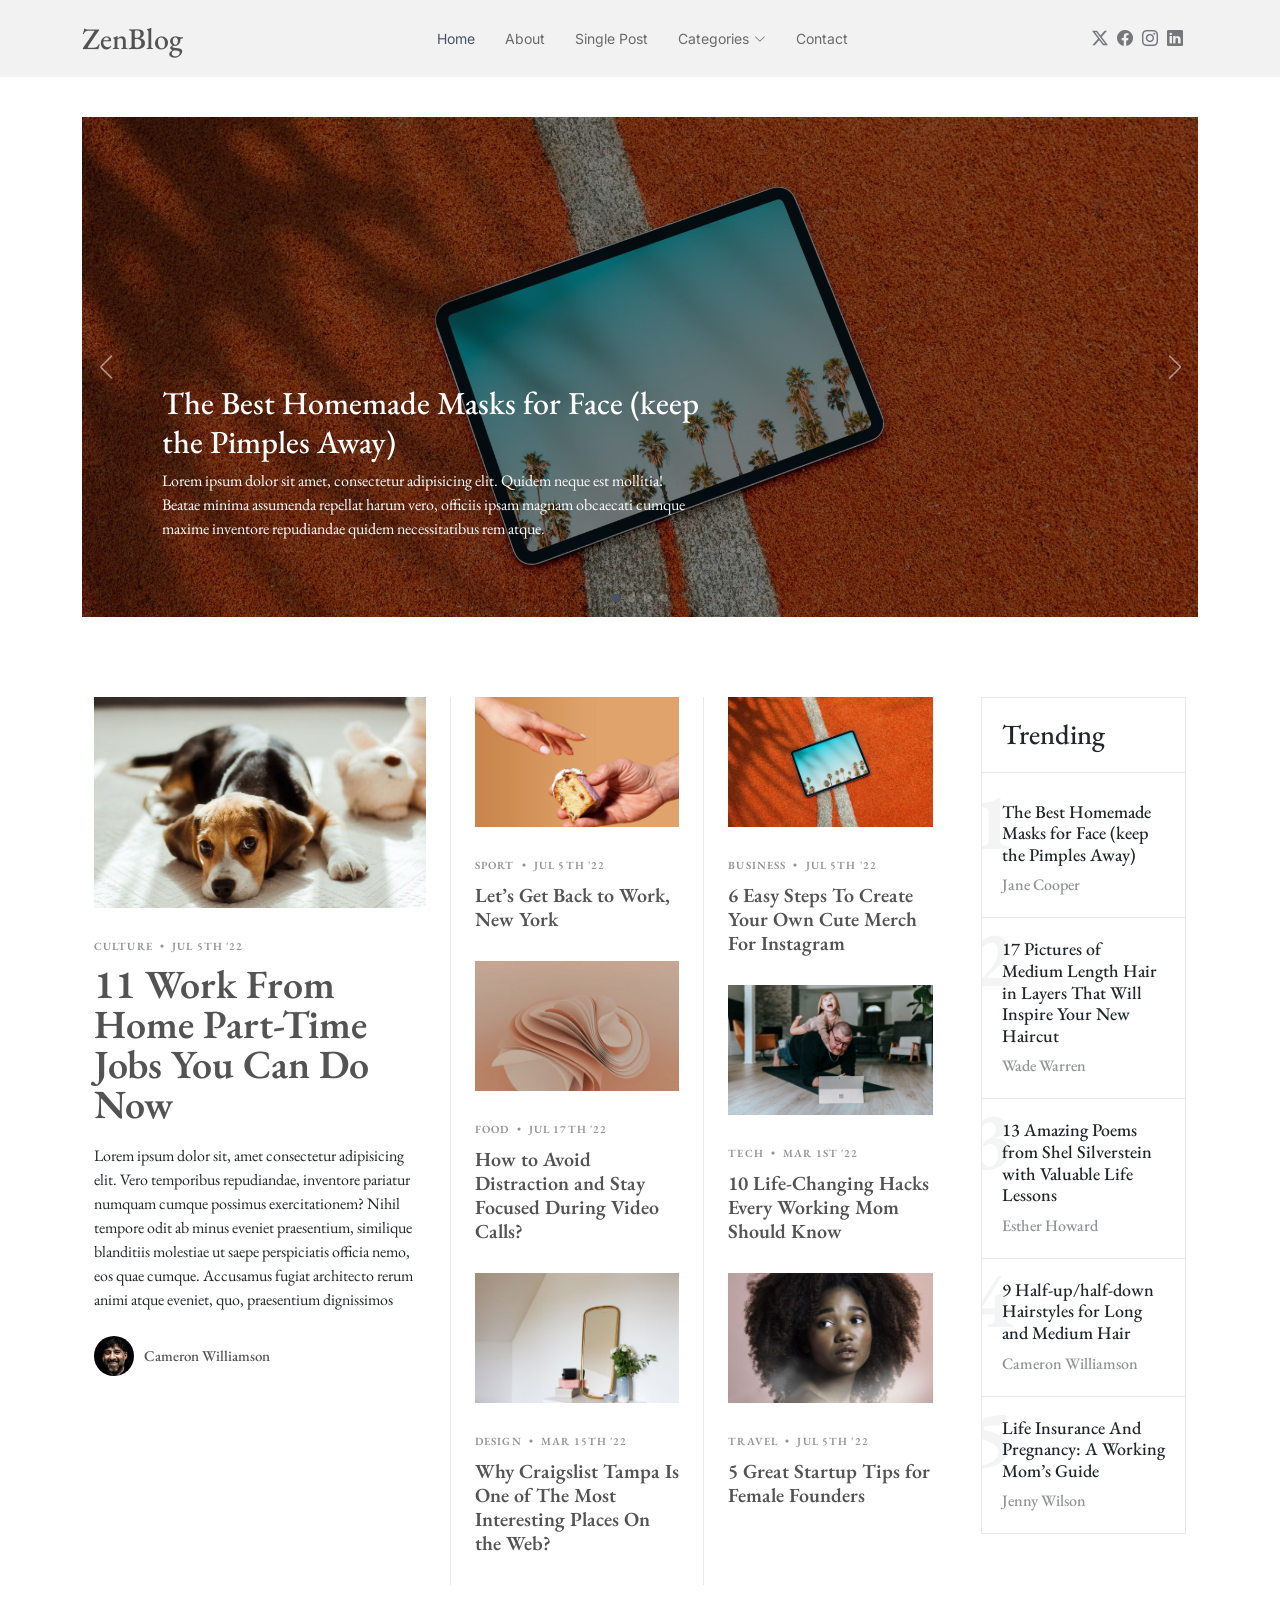
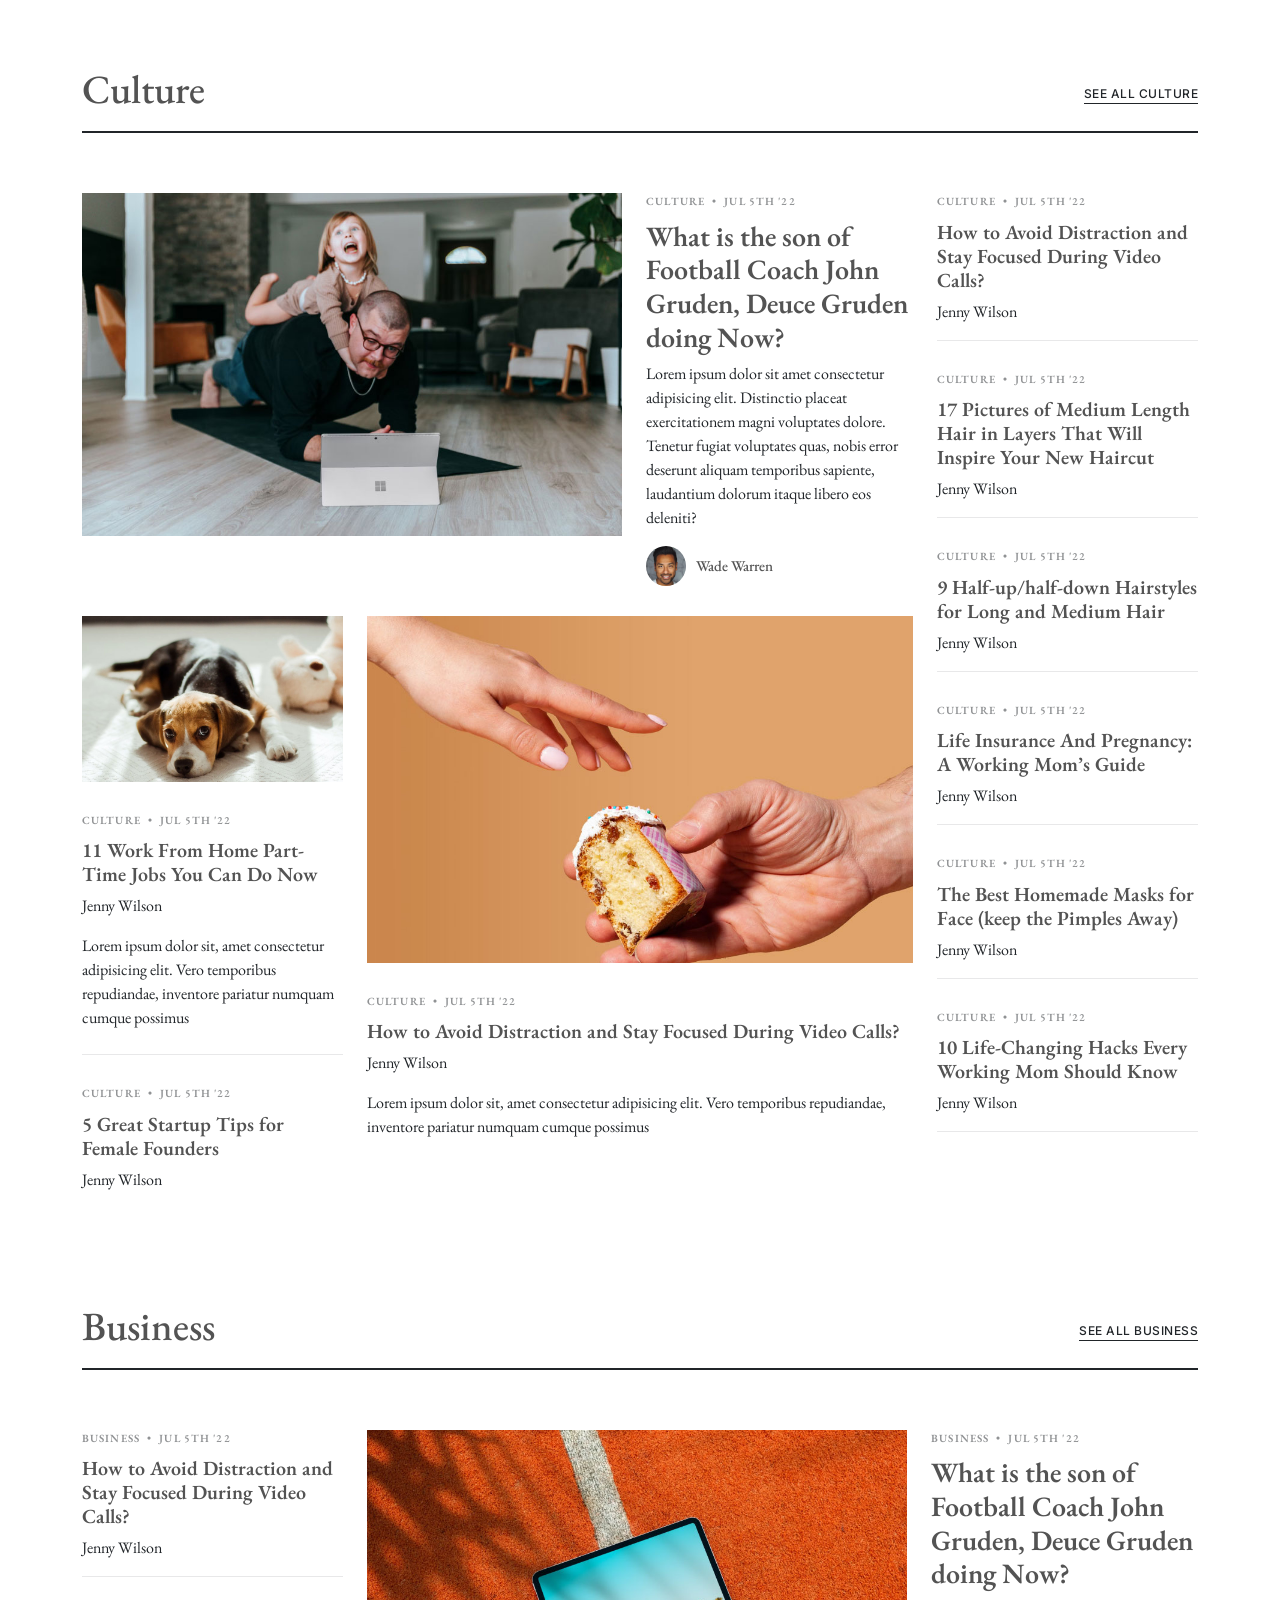
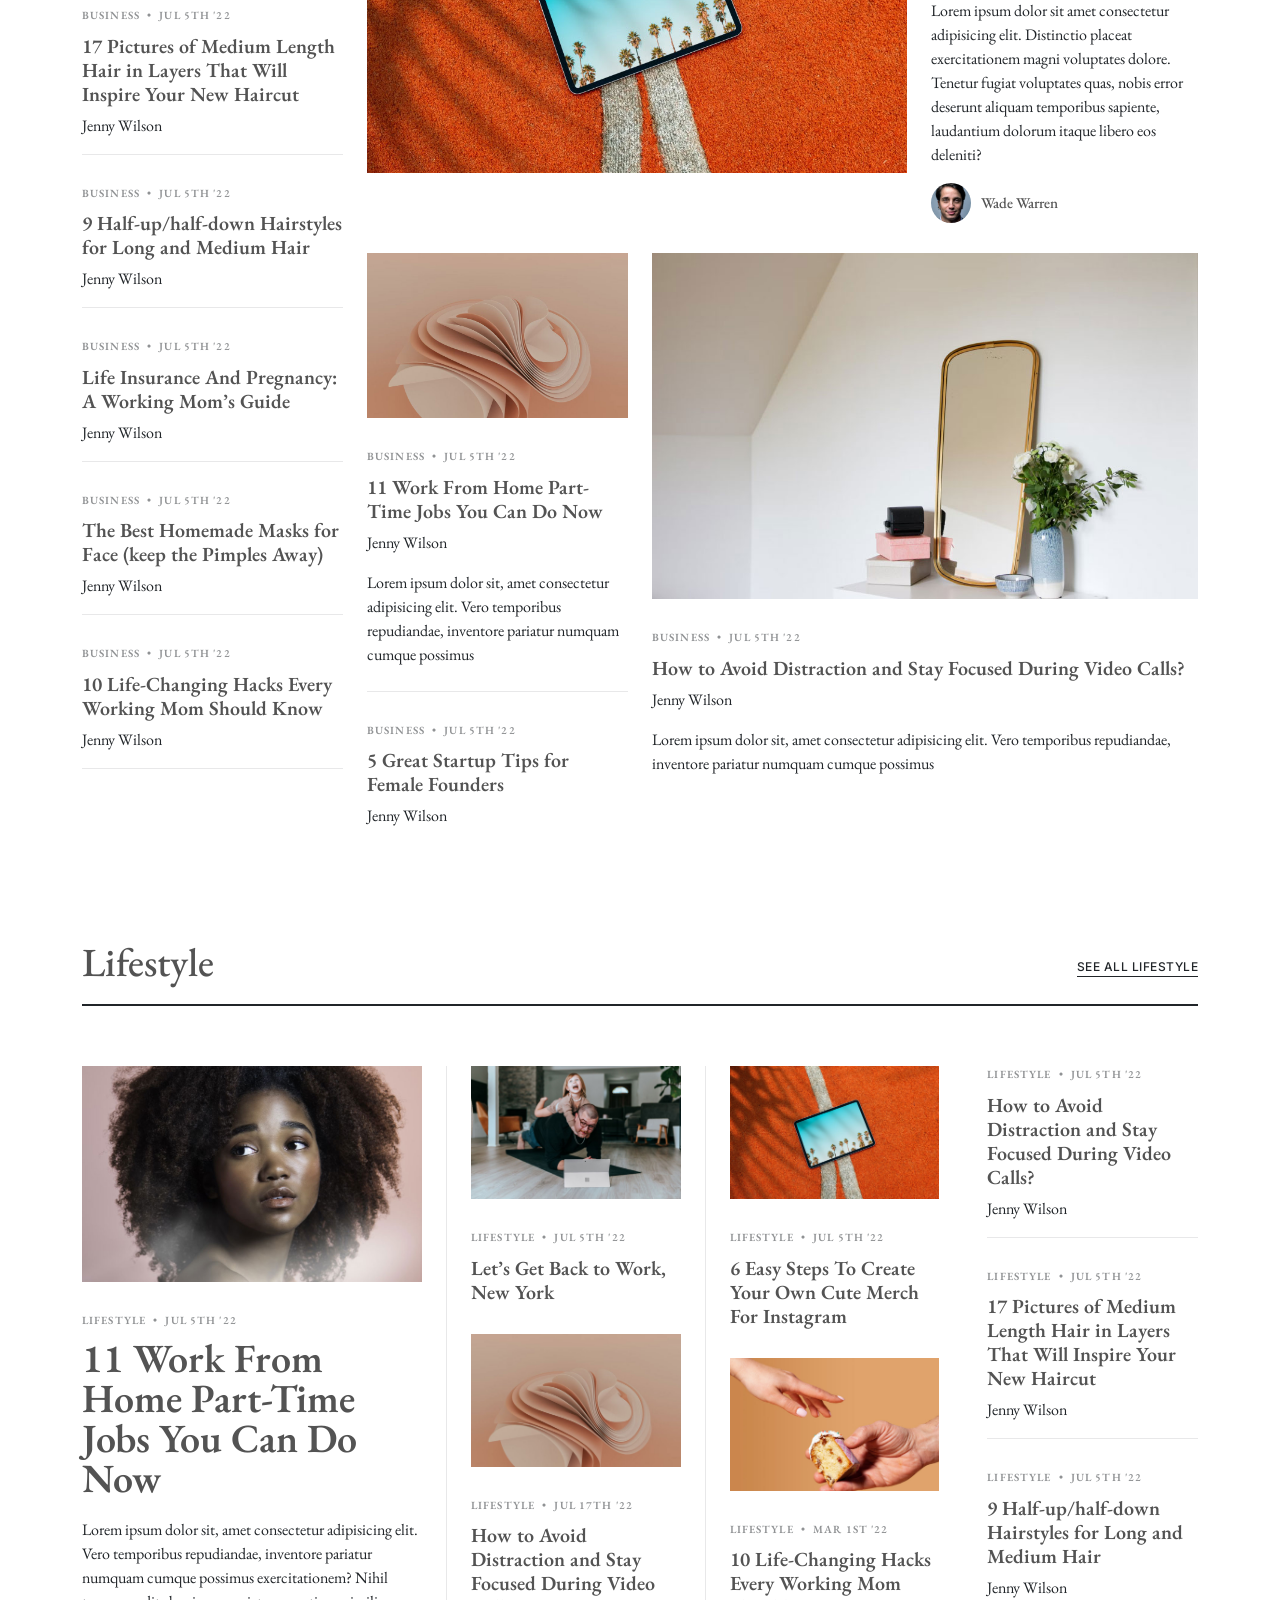
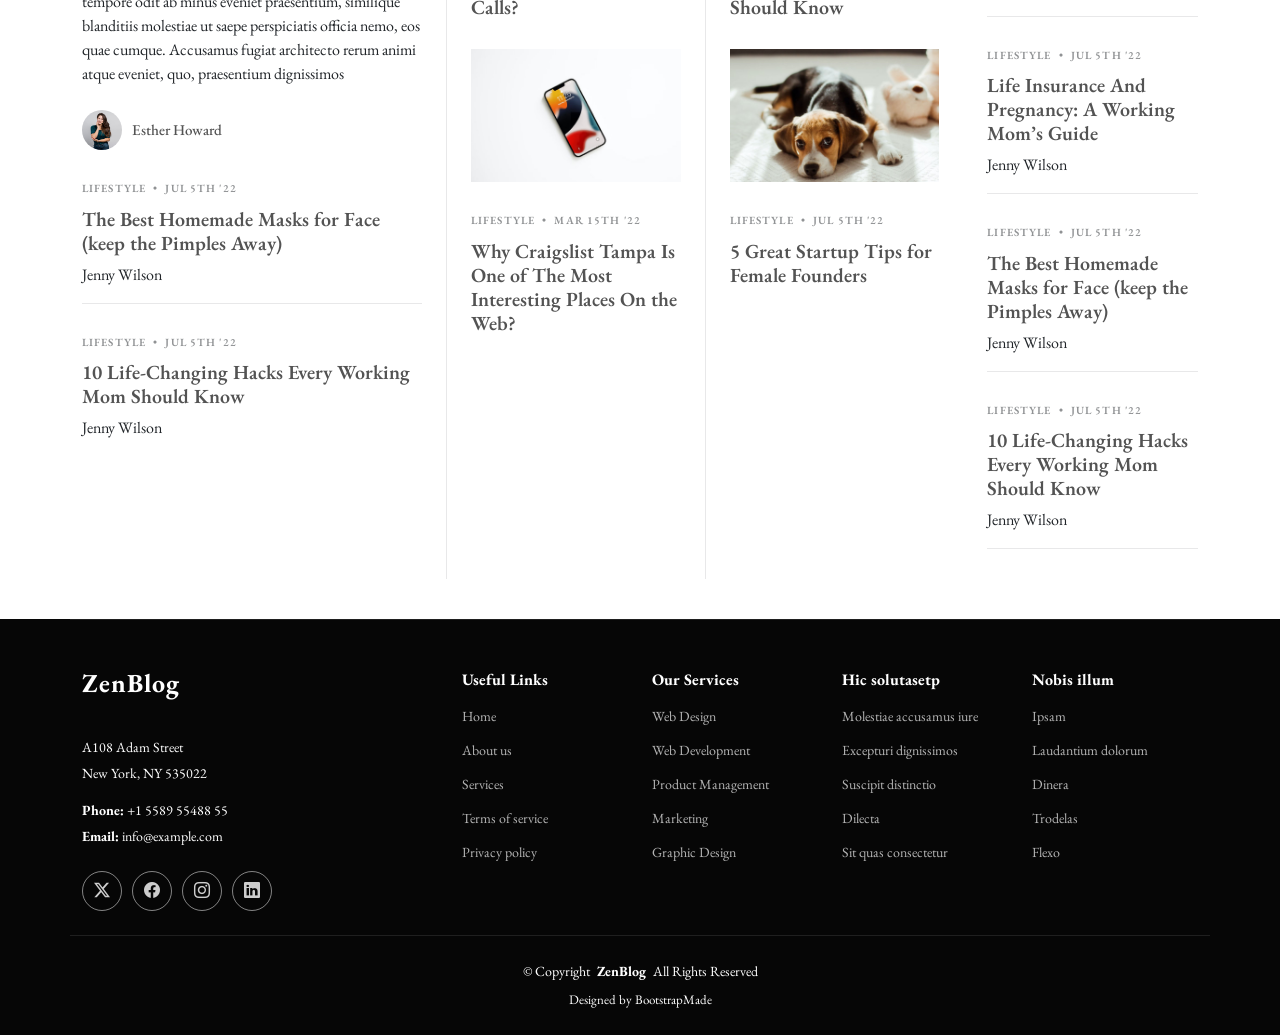
<file: bmt-design/index.html>
<!DOCTYPE html>
<html lang="en">

<head>
  <meta charset="utf-8">
  <meta content="width=device-width, initial-scale=1.0" name="viewport">
  <title>Index - ZenBlog Bootstrap Template</title>
  <meta name="description" content="">
  <meta name="keywords" content="">

  <!-- Favicons -->
  <link href="assets/img/favicon.png" rel="icon">
  <link href="assets/img/apple-touch-icon.png" rel="apple-touch-icon">

  <!-- Fonts -->
  <link href="https://fonts.googleapis.com" rel="preconnect">
  <link href="https://fonts.gstatic.com" rel="preconnect" crossorigin>
  <link href="https://fonts.googleapis.com/css2?family=Inter:wght@100;200;300;400;500;600;700;800;900&family=EB+Garamond:ital,wght@0,400;0,500;0,600;0,700;0,800;1,400;1,500;1,600;1,700;1,800&display=swap" rel="stylesheet">

  <!-- Vendor CSS Files -->
  <link href="assets/vendor/bootstrap/css/bootstrap.min.css" rel="stylesheet">
  <link href="assets/vendor/bootstrap-icons/bootstrap-icons.css" rel="stylesheet">
  <link href="assets/vendor/aos/aos.css" rel="stylesheet">
  <link href="assets/vendor/swiper/swiper-bundle.min.css" rel="stylesheet">

  <!-- Main CSS File -->
  <link href="assets/css/main.css" rel="stylesheet">

  <!-- =======================================================
  * Template Name: ZenBlog
  * Template URL: https://bootstrapmade.com/zenblog-bootstrap-blog-template/
  * Updated: Aug 08 2024 with Bootstrap v5.3.3
  * Author: BootstrapMade.com
  * License: https://bootstrapmade.com/license/
  ======================================================== -->
</head>

<body class="index-page">

  <header id="header" class="header d-flex align-items-center sticky-top">
    <div class="container position-relative d-flex align-items-center justify-content-between">

      <a href="index.html" class="logo d-flex align-items-center me-auto me-xl-0">
        <!-- Uncomment the line below if you also wish to use an image logo -->
        <!-- <img src="assets/img/logo.png" alt=""> -->
        <h1 class="sitename">ZenBlog</h1>
      </a>

      <nav id="navmenu" class="navmenu">
        <ul>
          <li><a href="index.html" class="active">Home</a></li>
          <li><a href="about.html">About</a></li>
          <li><a href="single-post.html">Single Post</a></li>
          <li class="dropdown"><a href="#"><span>Categories</span> <i class="bi bi-chevron-down toggle-dropdown"></i></a>
            <ul>
              <li><a href="category.html">Category 1</a></li>
              <li class="dropdown"><a href="#"><span>Deep Dropdown</span> <i class="bi bi-chevron-down toggle-dropdown"></i></a>
                <ul>
                  <li><a href="#">Deep Dropdown 1</a></li>
                  <li><a href="#">Deep Dropdown 2</a></li>
                  <li><a href="#">Deep Dropdown 3</a></li>
                  <li><a href="#">Deep Dropdown 4</a></li>
                  <li><a href="#">Deep Dropdown 5</a></li>
                </ul>
              </li>
              <li><a href="category.html">Category 2</a></li>
              <li><a href="category.html">Category 3</a></li>
              <li><a href="category.html">Category 4</a></li>
            </ul>
          </li>
          <li><a href="contact.html">Contact</a></li>
        </ul>
        <i class="mobile-nav-toggle d-xl-none bi bi-list"></i>
      </nav>

      <div class="header-social-links">
        <a href="#" class="twitter"><i class="bi bi-twitter-x"></i></a>
        <a href="#" class="facebook"><i class="bi bi-facebook"></i></a>
        <a href="#" class="instagram"><i class="bi bi-instagram"></i></a>
        <a href="#" class="linkedin"><i class="bi bi-linkedin"></i></a>
      </div>

    </div>
  </header>

  <main class="main">

    <!-- Slider Section -->
    <section id="slider" class="slider section dark-background">

      <div class="container" data-aos="fade-up" data-aos-delay="100">

        <div class="swiper init-swiper">

          <script type="application/json" class="swiper-config">
            {
              "loop": true,
              "speed": 600,
              "autoplay": {
                "delay": 5000
              },
              "slidesPerView": "auto",
              "centeredSlides": true,
              "pagination": {
                "el": ".swiper-pagination",
                "type": "bullets",
                "clickable": true
              },
              "navigation": {
                "nextEl": ".swiper-button-next",
                "prevEl": ".swiper-button-prev"
              }
            }
          </script>

          <div class="swiper-wrapper">

            <div class="swiper-slide" style="background-image: url('assets/img/post-slide-1.jpg');">
              <div class="content">
                <h2><a href="single-post.html">The Best Homemade Masks for Face (keep the Pimples Away)</a></h2>
                <p>Lorem ipsum dolor sit amet, consectetur adipisicing elit. Quidem neque est mollitia! Beatae minima assumenda repellat harum vero, officiis ipsam magnam obcaecati cumque maxime inventore repudiandae quidem necessitatibus rem atque.</p>
              </div>
            </div>

            <div class="swiper-slide" style="background-image: url('assets/img/post-slide-2.jpg');">
              <div class="content">
                <h2><a href="single-post.html">17 Pictures of Medium Length Hair in Layers That Will Inspire Your New Haircut</a></h2>
                <p>Lorem ipsum dolor sit amet, consectetur adipisicing elit. Quidem neque est mollitia! Beatae minima assumenda repellat harum vero, officiis ipsam magnam obcaecati cumque maxime inventore repudiandae quidem necessitatibus rem atque.</p>
              </div>
            </div>

            <div class="swiper-slide" style="background-image: url('assets/img/post-slide-3.jpg');">
              <div class="content">
                <h2><a href="single-post.html">13 Amazing Poems from Shel Silverstein with Valuable Life Lessons</a></h2>
                <p>Lorem ipsum dolor sit amet, consectetur adipisicing elit. Quidem neque est mollitia! Beatae minima assumenda repellat harum vero, officiis ipsam magnam obcaecati cumque maxime inventore repudiandae quidem necessitatibus rem atque.</p>
              </div>
            </div>

            <div class="swiper-slide" style="background-image: url('assets/img/post-slide-4.jpg');">
              <div class="content">
                <h2><a href="single-post.html">9 Half-up/half-down Hairstyles for Long and Medium Hair</a></h2>
                <p>Lorem ipsum dolor sit amet, consectetur adipisicing elit. Quidem neque est mollitia! Beatae minima assumenda repellat harum vero, officiis ipsam magnam obcaecati cumque maxime inventore repudiandae quidem necessitatibus rem atque.</p>
              </div>
            </div>
          </div>

          <div class="swiper-button-next"></div>
          <div class="swiper-button-prev"></div>

          <div class="swiper-pagination"></div>
        </div>

      </div>

    </section><!-- /Slider Section -->

    <!-- Trending Category Section -->
    <section id="trending-category" class="trending-category section">

      <div class="container" data-aos="fade-up" data-aos-delay="100">

        <div class="container" data-aos="fade-up">
          <div class="row g-5">
            <div class="col-lg-4">

              <div class="post-entry lg">
                <a href="blog-details.html"><img src="assets/img/post-landscape-1.jpg" alt="" class="img-fluid"></a>
                <div class="post-meta"><span class="date">Culture</span> <span class="mx-1">•</span> <span>Jul 5th '22</span></div>
                <h2><a href="blog-details.html">11 Work From Home Part-Time Jobs You Can Do Now</a></h2>
                <p class="mb-4 d-block">Lorem ipsum dolor sit, amet consectetur adipisicing elit. Vero temporibus repudiandae, inventore pariatur numquam cumque possimus exercitationem? Nihil tempore odit ab minus eveniet praesentium, similique blanditiis molestiae ut saepe perspiciatis officia nemo, eos quae cumque. Accusamus fugiat architecto rerum animi atque eveniet, quo, praesentium dignissimos</p>

                <div class="d-flex align-items-center author">
                  <div class="photo"><img src="assets/img/person-1.jpg" alt="" class="img-fluid"></div>
                  <div class="name">
                    <h3 class="m-0 p-0">Cameron Williamson</h3>
                  </div>
                </div>
              </div>

            </div>

            <div class="col-lg-8">
              <div class="row g-5">
                <div class="col-lg-4 border-start custom-border">
                  <div class="post-entry">
                    <a href="blog-details.html"><img src="assets/img/post-landscape-2.jpg" alt="" class="img-fluid"></a>
                    <div class="post-meta"><span class="date">Sport</span> <span class="mx-1">•</span> <span>Jul 5th '22</span></div>
                    <h2><a href="blog-details.html">Let’s Get Back to Work, New York</a></h2>
                  </div>
                  <div class="post-entry">
                    <a href="blog-details.html"><img src="assets/img/post-landscape-5.jpg" alt="" class="img-fluid"></a>
                    <div class="post-meta"><span class="date">Food</span> <span class="mx-1">•</span> <span>Jul 17th '22</span></div>
                    <h2><a href="blog-details.html">How to Avoid Distraction and Stay Focused During Video Calls?</a></h2>
                  </div>
                  <div class="post-entry">
                    <a href="blog-details.html"><img src="assets/img/post-landscape-7.jpg" alt="" class="img-fluid"></a>
                    <div class="post-meta"><span class="date">Design</span> <span class="mx-1">•</span> <span>Mar 15th '22</span></div>
                    <h2><a href="blog-details.html">Why Craigslist Tampa Is One of The Most Interesting Places On the Web?</a></h2>
                  </div>
                </div>
                <div class="col-lg-4 border-start custom-border">
                  <div class="post-entry">
                    <a href="blog-details.html"><img src="assets/img/post-landscape-3.jpg" alt="" class="img-fluid"></a>
                    <div class="post-meta"><span class="date">Business</span> <span class="mx-1">•</span> <span>Jul 5th '22</span></div>
                    <h2><a href="blog-details.html">6 Easy Steps To Create Your Own Cute Merch For Instagram</a></h2>
                  </div>
                  <div class="post-entry">
                    <a href="blog-details.html"><img src="assets/img/post-landscape-6.jpg" alt="" class="img-fluid"></a>
                    <div class="post-meta"><span class="date">Tech</span> <span class="mx-1">•</span> <span>Mar 1st '22</span></div>
                    <h2><a href="blog-details.html">10 Life-Changing Hacks Every Working Mom Should Know</a></h2>
                  </div>
                  <div class="post-entry">
                    <a href="blog-details.html"><img src="assets/img/post-landscape-8.jpg" alt="" class="img-fluid"></a>
                    <div class="post-meta"><span class="date">Travel</span> <span class="mx-1">•</span> <span>Jul 5th '22</span></div>
                    <h2><a href="blog-details.html">5 Great Startup Tips for Female Founders</a></h2>
                  </div>
                </div>

                <!-- Trending Section -->
                <div class="col-lg-4">

                  <div class="trending">
                    <h3>Trending</h3>
                    <ul class="trending-post">
                      <li>
                        <a href="blog-details.html">
                          <span class="number">1</span>
                          <h3>The Best Homemade Masks for Face (keep the Pimples Away)</h3>
                          <span class="author">Jane Cooper</span>
                        </a>
                      </li>
                      <li>
                        <a href="blog-details.html">
                          <span class="number">2</span>
                          <h3>17 Pictures of Medium Length Hair in Layers That Will Inspire Your New Haircut</h3>
                          <span class="author">Wade Warren</span>
                        </a>
                      </li>
                      <li>
                        <a href="blog-details.html">
                          <span class="number">3</span>
                          <h3>13 Amazing Poems from Shel Silverstein with Valuable Life Lessons</h3>
                          <span class="author">Esther Howard</span>
                        </a>
                      </li>
                      <li>
                        <a href="blog-details.html">
                          <span class="number">4</span>
                          <h3>9 Half-up/half-down Hairstyles for Long and Medium Hair</h3>
                          <span class="author">Cameron Williamson</span>
                        </a>
                      </li>
                      <li>
                        <a href="blog-details.html">
                          <span class="number">5</span>
                          <h3>Life Insurance And Pregnancy: A Working Mom’s Guide</h3>
                          <span class="author">Jenny Wilson</span>
                        </a>
                      </li>
                    </ul>
                  </div>

                </div> <!-- End Trending Section -->
              </div>
            </div>

          </div> <!-- End .row -->
        </div>

      </div>

    </section><!-- /Trending Category Section -->

    <!-- Culture Category Section -->
    <section id="culture-category" class="culture-category section">

      <!-- Section Title -->
      <div class="container section-title" data-aos="fade-up">
        <div class="section-title-container d-flex align-items-center justify-content-between">
          <h2>Culture</h2>
          <p><a href="categories.html">See All Culture</a></p>
        </div>
      </div><!-- End Section Title -->

      <div class="container" data-aos="fade-up" data-aos-delay="100">

        <div class="row">
          <div class="col-md-9">

            <div class="d-lg-flex post-entry">
              <a href="blog-details.html" class="me-4 thumbnail mb-4 mb-lg-0 d-inline-block">
                <img src="assets/img/post-landscape-6.jpg" alt="" class="img-fluid">
              </a>
              <div>
                <div class="post-meta"><span class="date">Culture</span> <span class="mx-1">•</span> <span>Jul 5th '22</span></div>
                <h3><a href="blog-details.html">What is the son of Football Coach John Gruden, Deuce Gruden doing Now?</a></h3>
                <p>Lorem ipsum dolor sit amet consectetur adipisicing elit. Distinctio placeat exercitationem magni voluptates dolore. Tenetur fugiat voluptates quas, nobis error deserunt aliquam temporibus sapiente, laudantium dolorum itaque libero eos deleniti?</p>
                <div class="d-flex align-items-center author">
                  <div class="photo"><img src="assets/img/person-2.jpg" alt="" class="img-fluid"></div>
                  <div class="name">
                    <h3 class="m-0 p-0">Wade Warren</h3>
                  </div>
                </div>
              </div>
            </div>

            <div class="row">
              <div class="col-lg-4">
                <div class="post-list border-bottom">
                  <a href="blog-details.html"><img src="assets/img/post-landscape-1.jpg" alt="" class="img-fluid"></a>
                  <div class="post-meta"><span class="date">Culture</span> <span class="mx-1">•</span> <span>Jul 5th '22</span></div>
                  <h2 class="mb-2"><a href="blog-details.html">11 Work From Home Part-Time Jobs You Can Do Now</a></h2>
                  <span class="author mb-3 d-block">Jenny Wilson</span>
                  <p class="mb-4 d-block">Lorem ipsum dolor sit, amet consectetur adipisicing elit. Vero temporibus repudiandae, inventore pariatur numquam cumque possimus</p>
                </div>

                <div class="post-list">
                  <div class="post-meta"><span class="date">Culture</span> <span class="mx-1">•</span> <span>Jul 5th '22</span></div>
                  <h2 class="mb-2"><a href="blog-details.html">5 Great Startup Tips for Female Founders</a></h2>
                  <span class="author mb-3 d-block">Jenny Wilson</span>
                </div>
              </div>
              <div class="col-lg-8">
                <div class="post-list">
                  <a href="blog-details.html"><img src="assets/img/post-landscape-2.jpg" alt="" class="img-fluid"></a>
                  <div class="post-meta"><span class="date">Culture</span> <span class="mx-1">•</span> <span>Jul 5th '22</span></div>
                  <h2 class="mb-2"><a href="blog-details.html">How to Avoid Distraction and Stay Focused During Video Calls?</a></h2>
                  <span class="author mb-3 d-block">Jenny Wilson</span>
                  <p class="mb-4 d-block">Lorem ipsum dolor sit, amet consectetur adipisicing elit. Vero temporibus repudiandae, inventore pariatur numquam cumque possimus</p>
                </div>
              </div>
            </div>
          </div>

          <div class="col-md-3">
            <div class="post-list border-bottom">
              <div class="post-meta"><span class="date">Culture</span> <span class="mx-1">•</span> <span>Jul 5th '22</span></div>
              <h2 class="mb-2"><a href="blog-details.html">How to Avoid Distraction and Stay Focused During Video Calls?</a></h2>
              <span class="author mb-3 d-block">Jenny Wilson</span>
            </div>

            <div class="post-list border-bottom">
              <div class="post-meta"><span class="date">Culture</span> <span class="mx-1">•</span> <span>Jul 5th '22</span></div>
              <h2 class="mb-2"><a href="blog-details.html">17 Pictures of Medium Length Hair in Layers That Will Inspire Your New Haircut</a></h2>
              <span class="author mb-3 d-block">Jenny Wilson</span>
            </div>

            <div class="post-list border-bottom">
              <div class="post-meta"><span class="date">Culture</span> <span class="mx-1">•</span> <span>Jul 5th '22</span></div>
              <h2 class="mb-2"><a href="blog-details.html">9 Half-up/half-down Hairstyles for Long and Medium Hair</a></h2>
              <span class="author mb-3 d-block">Jenny Wilson</span>
            </div>

            <div class="post-list border-bottom">
              <div class="post-meta"><span class="date">Culture</span> <span class="mx-1">•</span> <span>Jul 5th '22</span></div>
              <h2 class="mb-2"><a href="blog-details.html">Life Insurance And Pregnancy: A Working Mom’s Guide</a></h2>
              <span class="author mb-3 d-block">Jenny Wilson</span>
            </div>

            <div class="post-list border-bottom">
              <div class="post-meta"><span class="date">Culture</span> <span class="mx-1">•</span> <span>Jul 5th '22</span></div>
              <h2 class="mb-2"><a href="blog-details.html">The Best Homemade Masks for Face (keep the Pimples Away)</a></h2>
              <span class="author mb-3 d-block">Jenny Wilson</span>
            </div>

            <div class="post-list border-bottom">
              <div class="post-meta"><span class="date">Culture</span> <span class="mx-1">•</span> <span>Jul 5th '22</span></div>
              <h2 class="mb-2"><a href="blog-details.html">10 Life-Changing Hacks Every Working Mom Should Know</a></h2>
              <span class="author mb-3 d-block">Jenny Wilson</span>
            </div>
          </div>
        </div>

      </div>

    </section><!-- /Culture Category Section -->

    <!-- Business Category Section -->
    <section id="business-category" class="business-category section">

      <!-- Section Title -->
      <div class="container section-title" data-aos="fade-up">
        <div class="section-title-container d-flex align-items-center justify-content-between">
          <h2>Business</h2>
          <p><a href="categories.html">See All Business</a></p>
        </div>
      </div><!-- End Section Title -->

      <div class="container" data-aos="fade-up" data-aos-delay="100">

        <div class="row">
          <div class="col-md-9 order-md-2">

            <div class="d-lg-flex post-entry">
              <a href="blog-details.html" class="me-4 thumbnail d-inline-block mb-4 mb-lg-0">
                <img src="assets/img/post-landscape-3.jpg" alt="" class="img-fluid">
              </a>
              <div>
                <div class="post-meta"><span class="date">Business</span> <span class="mx-1">•</span> <span>Jul 5th '22</span></div>
                <h3><a href="blog-details.html">What is the son of Football Coach John Gruden, Deuce Gruden doing Now?</a></h3>
                <p>Lorem ipsum dolor sit amet consectetur adipisicing elit. Distinctio placeat exercitationem magni voluptates dolore. Tenetur fugiat voluptates quas, nobis error deserunt aliquam temporibus sapiente, laudantium dolorum itaque libero eos deleniti?</p>
                <div class="d-flex align-items-center author">
                  <div class="photo"><img src="assets/img/person-4.jpg" alt="" class="img-fluid"></div>
                  <div class="name">
                    <h3 class="m-0 p-0">Wade Warren</h3>
                  </div>
                </div>
              </div>
            </div>

            <div class="row">
              <div class="col-lg-4">
                <div class="post-list border-bottom">
                  <a href="blog-details.html"><img src="assets/img/post-landscape-5.jpg" alt="" class="img-fluid"></a>
                  <div class="post-meta"><span class="date">Business</span> <span class="mx-1">•</span> <span>Jul 5th '22</span></div>
                  <h2 class="mb-2"><a href="blog-details.html">11 Work From Home Part-Time Jobs You Can Do Now</a></h2>
                  <span class="author mb-3 d-block">Jenny Wilson</span>
                  <p class="mb-4 d-block">Lorem ipsum dolor sit, amet consectetur adipisicing elit. Vero temporibus repudiandae, inventore pariatur numquam cumque possimus</p>
                </div>

                <div class="post-list">
                  <div class="post-meta"><span class="date">Business</span> <span class="mx-1">•</span> <span>Jul 5th '22</span></div>
                  <h2 class="mb-2"><a href="blog-details.html">5 Great Startup Tips for Female Founders</a></h2>
                  <span class="author mb-3 d-block">Jenny Wilson</span>
                </div>
              </div>
              <div class="col-lg-8">
                <div class="post-list">
                  <a href="blog-details.html"><img src="assets/img/post-landscape-7.jpg" alt="" class="img-fluid"></a>
                  <div class="post-meta"><span class="date">Business</span> <span class="mx-1">•</span> <span>Jul 5th '22</span></div>
                  <h2 class="mb-2"><a href="blog-details.html">How to Avoid Distraction and Stay Focused During Video Calls?</a></h2>
                  <span class="author mb-3 d-block">Jenny Wilson</span>
                  <p class="mb-4 d-block">Lorem ipsum dolor sit, amet consectetur adipisicing elit. Vero temporibus repudiandae, inventore pariatur numquam cumque possimus</p>
                </div>
              </div>
            </div>
          </div>
          <div class="col-md-3">
            <div class="post-list border-bottom">
              <div class="post-meta"><span class="date">Business</span> <span class="mx-1">•</span> <span>Jul 5th '22</span></div>
              <h2 class="mb-2"><a href="blog-details.html">How to Avoid Distraction and Stay Focused During Video Calls?</a></h2>
              <span class="author mb-3 d-block">Jenny Wilson</span>
            </div>

            <div class="post-list border-bottom">
              <div class="post-meta"><span class="date">Business</span> <span class="mx-1">•</span> <span>Jul 5th '22</span></div>
              <h2 class="mb-2"><a href="blog-details.html">17 Pictures of Medium Length Hair in Layers That Will Inspire Your New Haircut</a></h2>
              <span class="author mb-3 d-block">Jenny Wilson</span>
            </div>

            <div class="post-list border-bottom">
              <div class="post-meta"><span class="date">Business</span> <span class="mx-1">•</span> <span>Jul 5th '22</span></div>
              <h2 class="mb-2"><a href="blog-details.html">9 Half-up/half-down Hairstyles for Long and Medium Hair</a></h2>
              <span class="author mb-3 d-block">Jenny Wilson</span>
            </div>

            <div class="post-list border-bottom">
              <div class="post-meta"><span class="date">Business</span> <span class="mx-1">•</span> <span>Jul 5th '22</span></div>
              <h2 class="mb-2"><a href="blog-details.html">Life Insurance And Pregnancy: A Working Mom’s Guide</a></h2>
              <span class="author mb-3 d-block">Jenny Wilson</span>
            </div>

            <div class="post-list border-bottom">
              <div class="post-meta"><span class="date">Business</span> <span class="mx-1">•</span> <span>Jul 5th '22</span></div>
              <h2 class="mb-2"><a href="blog-details.html">The Best Homemade Masks for Face (keep the Pimples Away)</a></h2>
              <span class="author mb-3 d-block">Jenny Wilson</span>
            </div>

            <div class="post-list border-bottom">
              <div class="post-meta"><span class="date">Business</span> <span class="mx-1">•</span> <span>Jul 5th '22</span></div>
              <h2 class="mb-2"><a href="blog-details.html">10 Life-Changing Hacks Every Working Mom Should Know</a></h2>
              <span class="author mb-3 d-block">Jenny Wilson</span>
            </div>
          </div>
        </div>

      </div>

    </section><!-- /Business Category Section -->

    <!-- Lifestyle Category Section -->
    <section id="lifestyle-category" class="lifestyle-category section">

      <!-- Section Title -->
      <div class="container section-title" data-aos="fade-up">
        <div class="section-title-container d-flex align-items-center justify-content-between">
          <h2>Lifestyle</h2>
          <p><a href="categories.html">See All Lifestyle</a></p>
        </div>
      </div><!-- End Section Title -->

      <div class="container" data-aos="fade-up" data-aos-delay="100">

        <div class="row g-5">
          <div class="col-lg-4">
            <div class="post-list lg">
              <a href="blog-details.html"><img src="assets/img/post-landscape-8.jpg" alt="" class="img-fluid"></a>
              <div class="post-meta"><span class="date">Lifestyle</span> <span class="mx-1">•</span> <span>Jul 5th '22</span></div>
              <h2><a href="blog-details.html">11 Work From Home Part-Time Jobs You Can Do Now</a></h2>
              <p class="mb-4 d-block">Lorem ipsum dolor sit, amet consectetur adipisicing elit. Vero temporibus repudiandae, inventore pariatur numquam cumque possimus exercitationem? Nihil tempore odit ab minus eveniet praesentium, similique blanditiis molestiae ut saepe perspiciatis officia nemo, eos quae cumque. Accusamus fugiat architecto rerum animi atque eveniet, quo, praesentium dignissimos</p>

              <div class="d-flex align-items-center author">
                <div class="photo"><img src="assets/img/person-7.jpg" alt="" class="img-fluid"></div>
                <div class="name">
                  <h3 class="m-0 p-0">Esther Howard</h3>
                </div>
              </div>
            </div>

            <div class="post-list border-bottom">
              <div class="post-meta"><span class="date">Lifestyle</span> <span class="mx-1">•</span> <span>Jul 5th '22</span></div>
              <h2 class="mb-2"><a href="blog-details.html">The Best Homemade Masks for Face (keep the Pimples Away)</a></h2>
              <span class="author mb-3 d-block">Jenny Wilson</span>
            </div>

            <div class="post-list">
              <div class="post-meta"><span class="date">Lifestyle</span> <span class="mx-1">•</span> <span>Jul 5th '22</span></div>
              <h2 class="mb-2"><a href="blog-details.html">10 Life-Changing Hacks Every Working Mom Should Know</a></h2>
              <span class="author mb-3 d-block">Jenny Wilson</span>
            </div>

          </div>

          <div class="col-lg-8">
            <div class="row g-5">
              <div class="col-lg-4 border-start custom-border">
                <div class="post-list">
                  <a href="blog-details.html"><img src="assets/img/post-landscape-6.jpg" alt="" class="img-fluid"></a>
                  <div class="post-meta"><span class="date">Lifestyle</span> <span class="mx-1">•</span> <span>Jul 5th '22</span></div>
                  <h2><a href="blog-details.html">Let’s Get Back to Work, New York</a></h2>
                </div>
                <div class="post-list">
                  <a href="blog-details.html"><img src="assets/img/post-landscape-5.jpg" alt="" class="img-fluid"></a>
                  <div class="post-meta"><span class="date">Lifestyle</span> <span class="mx-1">•</span> <span>Jul 17th '22</span></div>
                  <h2><a href="blog-details.html">How to Avoid Distraction and Stay Focused During Video Calls?</a></h2>
                </div>
                <div class="post-list">
                  <a href="blog-details.html"><img src="assets/img/post-landscape-4.jpg" alt="" class="img-fluid"></a>
                  <div class="post-meta"><span class="date">Lifestyle</span> <span class="mx-1">•</span> <span>Mar 15th '22</span></div>
                  <h2><a href="blog-details.html">Why Craigslist Tampa Is One of The Most Interesting Places On the Web?</a></h2>
                </div>
              </div>
              <div class="col-lg-4 border-start custom-border">
                <div class="post-list">
                  <a href="blog-details.html"><img src="assets/img/post-landscape-3.jpg" alt="" class="img-fluid"></a>
                  <div class="post-meta"><span class="date">Lifestyle</span> <span class="mx-1">•</span> <span>Jul 5th '22</span></div>
                  <h2><a href="blog-details.html">6 Easy Steps To Create Your Own Cute Merch For Instagram</a></h2>
                </div>
                <div class="post-list">
                  <a href="blog-details.html"><img src="assets/img/post-landscape-2.jpg" alt="" class="img-fluid"></a>
                  <div class="post-meta"><span class="date">Lifestyle</span> <span class="mx-1">•</span> <span>Mar 1st '22</span></div>
                  <h2><a href="blog-details.html">10 Life-Changing Hacks Every Working Mom Should Know</a></h2>
                </div>
                <div class="post-list">
                  <a href="blog-details.html"><img src="assets/img/post-landscape-1.jpg" alt="" class="img-fluid"></a>
                  <div class="post-meta"><span class="date">Lifestyle</span> <span class="mx-1">•</span> <span>Jul 5th '22</span></div>
                  <h2><a href="blog-details.html">5 Great Startup Tips for Female Founders</a></h2>
                </div>
              </div>
              <div class="col-lg-4">

                <div class="post-list border-bottom">
                  <div class="post-meta"><span class="date">Lifestyle</span> <span class="mx-1">•</span> <span>Jul 5th '22</span></div>
                  <h2 class="mb-2"><a href="blog-details.html">How to Avoid Distraction and Stay Focused During Video Calls?</a></h2>
                  <span class="author mb-3 d-block">Jenny Wilson</span>
                </div>

                <div class="post-list border-bottom">
                  <div class="post-meta"><span class="date">Lifestyle</span> <span class="mx-1">•</span> <span>Jul 5th '22</span></div>
                  <h2 class="mb-2"><a href="blog-details.html">17 Pictures of Medium Length Hair in Layers That Will Inspire Your New Haircut</a></h2>
                  <span class="author mb-3 d-block">Jenny Wilson</span>
                </div>

                <div class="post-list border-bottom">
                  <div class="post-meta"><span class="date">Lifestyle</span> <span class="mx-1">•</span> <span>Jul 5th '22</span></div>
                  <h2 class="mb-2"><a href="blog-details.html">9 Half-up/half-down Hairstyles for Long and Medium Hair</a></h2>
                  <span class="author mb-3 d-block">Jenny Wilson</span>
                </div>

                <div class="post-list border-bottom">
                  <div class="post-meta"><span class="date">Lifestyle</span> <span class="mx-1">•</span> <span>Jul 5th '22</span></div>
                  <h2 class="mb-2"><a href="blog-details.html">Life Insurance And Pregnancy: A Working Mom’s Guide</a></h2>
                  <span class="author mb-3 d-block">Jenny Wilson</span>
                </div>

                <div class="post-list border-bottom">
                  <div class="post-meta"><span class="date">Lifestyle</span> <span class="mx-1">•</span> <span>Jul 5th '22</span></div>
                  <h2 class="mb-2"><a href="blog-details.html">The Best Homemade Masks for Face (keep the Pimples Away)</a></h2>
                  <span class="author mb-3 d-block">Jenny Wilson</span>
                </div>

                <div class="post-list border-bottom">
                  <div class="post-meta"><span class="date">Lifestyle</span> <span class="mx-1">•</span> <span>Jul 5th '22</span></div>
                  <h2 class="mb-2"><a href="blog-details.html">10 Life-Changing Hacks Every Working Mom Should Know</a></h2>
                  <span class="author mb-3 d-block">Jenny Wilson</span>
                </div>

              </div>
            </div>
          </div>

        </div>

      </div>

    </section><!-- /Lifestyle Category Section -->

  </main>

  <footer id="footer" class="footer dark-background">

    <div class="container footer-top">
      <div class="row gy-4">
        <div class="col-lg-4 col-md-6 footer-about">
          <a href="index.html" class="logo d-flex align-items-center">
            <span class="sitename">ZenBlog</span>
          </a>
          <div class="footer-contact pt-3">
            <p>A108 Adam Street</p>
            <p>New York, NY 535022</p>
            <p class="mt-3"><strong>Phone:</strong> <span>+1 5589 55488 55</span></p>
            <p><strong>Email:</strong> <span>info@example.com</span></p>
          </div>
          <div class="social-links d-flex mt-4">
            <a href=""><i class="bi bi-twitter-x"></i></a>
            <a href=""><i class="bi bi-facebook"></i></a>
            <a href=""><i class="bi bi-instagram"></i></a>
            <a href=""><i class="bi bi-linkedin"></i></a>
          </div>
        </div>

        <div class="col-lg-2 col-md-3 footer-links">
          <h4>Useful Links</h4>
          <ul>
            <li><a href="#">Home</a></li>
            <li><a href="#">About us</a></li>
            <li><a href="#">Services</a></li>
            <li><a href="#">Terms of service</a></li>
            <li><a href="#">Privacy policy</a></li>
          </ul>
        </div>

        <div class="col-lg-2 col-md-3 footer-links">
          <h4>Our Services</h4>
          <ul>
            <li><a href="#">Web Design</a></li>
            <li><a href="#">Web Development</a></li>
            <li><a href="#">Product Management</a></li>
            <li><a href="#">Marketing</a></li>
            <li><a href="#">Graphic Design</a></li>
          </ul>
        </div>

        <div class="col-lg-2 col-md-3 footer-links">
          <h4>Hic solutasetp</h4>
          <ul>
            <li><a href="#">Molestiae accusamus iure</a></li>
            <li><a href="#">Excepturi dignissimos</a></li>
            <li><a href="#">Suscipit distinctio</a></li>
            <li><a href="#">Dilecta</a></li>
            <li><a href="#">Sit quas consectetur</a></li>
          </ul>
        </div>

        <div class="col-lg-2 col-md-3 footer-links">
          <h4>Nobis illum</h4>
          <ul>
            <li><a href="#">Ipsam</a></li>
            <li><a href="#">Laudantium dolorum</a></li>
            <li><a href="#">Dinera</a></li>
            <li><a href="#">Trodelas</a></li>
            <li><a href="#">Flexo</a></li>
          </ul>
        </div>

      </div>
    </div>

    <div class="container copyright text-center mt-4">
      <p>© <span>Copyright</span> <strong class="px-1 sitename">ZenBlog</strong> <span>All Rights Reserved</span></p>
      <div class="credits">
        <!-- All the links in the footer should remain intact. -->
        <!-- You can delete the links only if you've purchased the pro version. -->
        <!-- Licensing information: https://bootstrapmade.com/license/ -->
        <!-- Purchase the pro version with working PHP/AJAX contact form: [buy-url] -->
        Designed by <a href="https://bootstrapmade.com/">BootstrapMade</a>
      </div>
    </div>

  </footer>

  <!-- Scroll Top -->
  <a href="#" id="scroll-top" class="scroll-top d-flex align-items-center justify-content-center"><i class="bi bi-arrow-up-short"></i></a>

  <!-- Preloader -->
  <div id="preloader"></div>

  <!-- Vendor JS Files -->
  <script src="assets/vendor/bootstrap/js/bootstrap.bundle.min.js"></script>
  <script src="assets/vendor/php-email-form/validate.js"></script>
  <script src="assets/vendor/aos/aos.js"></script>
  <script src="assets/vendor/swiper/swiper-bundle.min.js"></script>

  <!-- Main JS File -->
  <script src="assets/js/main.js"></script>

</body>

</html>
</file>
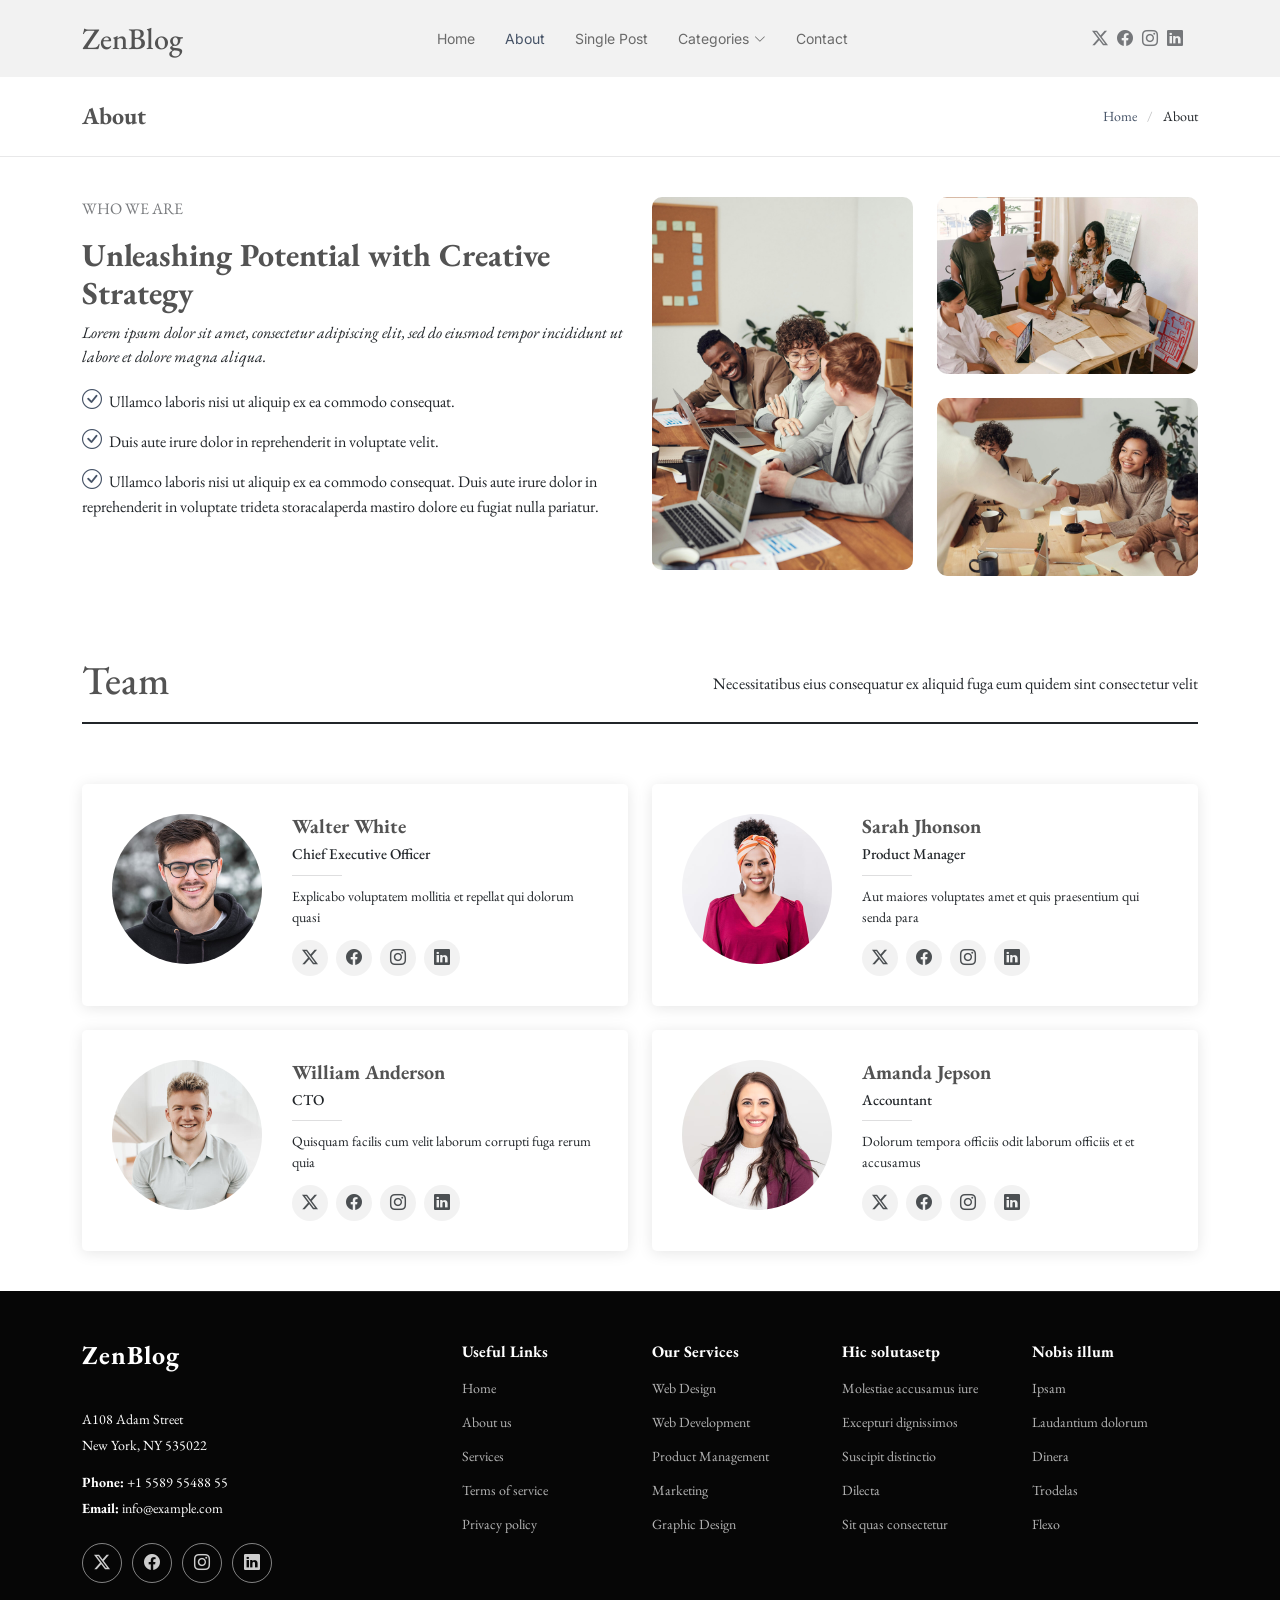
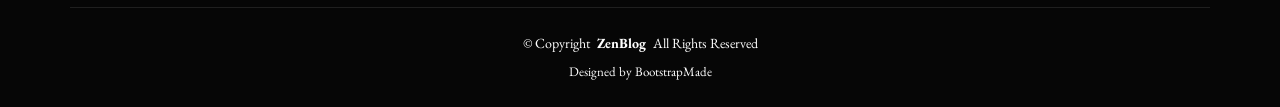
<file: bmt-design/about.html>
<!DOCTYPE html>
<html lang="en">

<head>
  <meta charset="utf-8">
  <meta content="width=device-width, initial-scale=1.0" name="viewport">
  <title>About - ZenBlog Bootstrap Template</title>
  <meta name="description" content="">
  <meta name="keywords" content="">

  <!-- Favicons -->
  <link href="assets/img/favicon.png" rel="icon">
  <link href="assets/img/apple-touch-icon.png" rel="apple-touch-icon">

  <!-- Fonts -->
  <link href="https://fonts.googleapis.com" rel="preconnect">
  <link href="https://fonts.gstatic.com" rel="preconnect" crossorigin>
  <link href="https://fonts.googleapis.com/css2?family=Inter:wght@100;200;300;400;500;600;700;800;900&family=EB+Garamond:ital,wght@0,400;0,500;0,600;0,700;0,800;1,400;1,500;1,600;1,700;1,800&display=swap" rel="stylesheet">

  <!-- Vendor CSS Files -->
  <link href="assets/vendor/bootstrap/css/bootstrap.min.css" rel="stylesheet">
  <link href="assets/vendor/bootstrap-icons/bootstrap-icons.css" rel="stylesheet">
  <link href="assets/vendor/aos/aos.css" rel="stylesheet">
  <link href="assets/vendor/swiper/swiper-bundle.min.css" rel="stylesheet">

  <!-- Main CSS File -->
  <link href="assets/css/main.css" rel="stylesheet">

  <!-- =======================================================
  * Template Name: ZenBlog
  * Template URL: https://bootstrapmade.com/zenblog-bootstrap-blog-template/
  * Updated: Aug 08 2024 with Bootstrap v5.3.3
  * Author: BootstrapMade.com
  * License: https://bootstrapmade.com/license/
  ======================================================== -->
</head>

<body class="about-page">

  <header id="header" class="header d-flex align-items-center sticky-top">
    <div class="container position-relative d-flex align-items-center justify-content-between">

      <a href="index.html" class="logo d-flex align-items-center me-auto me-xl-0">
        <!-- Uncomment the line below if you also wish to use an image logo -->
        <!-- <img src="assets/img/logo.png" alt=""> -->
        <h1 class="sitename">ZenBlog</h1>
      </a>

      <nav id="navmenu" class="navmenu">
        <ul>
          <li><a href="index.html">Home</a></li>
          <li><a href="about.html" class="active">About</a></li>
          <li><a href="single-post.html">Single Post</a></li>
          <li class="dropdown"><a href="#"><span>Categories</span> <i class="bi bi-chevron-down toggle-dropdown"></i></a>
            <ul>
              <li><a href="category.html">Category 1</a></li>
              <li class="dropdown"><a href="#"><span>Deep Dropdown</span> <i class="bi bi-chevron-down toggle-dropdown"></i></a>
                <ul>
                  <li><a href="#">Deep Dropdown 1</a></li>
                  <li><a href="#">Deep Dropdown 2</a></li>
                  <li><a href="#">Deep Dropdown 3</a></li>
                  <li><a href="#">Deep Dropdown 4</a></li>
                  <li><a href="#">Deep Dropdown 5</a></li>
                </ul>
              </li>
              <li><a href="category.html">Category 2</a></li>
              <li><a href="category.html">Category 3</a></li>
              <li><a href="category.html">Category 4</a></li>
            </ul>
          </li>
          <li><a href="contact.html">Contact</a></li>
        </ul>
        <i class="mobile-nav-toggle d-xl-none bi bi-list"></i>
      </nav>

      <div class="header-social-links">
        <a href="#" class="twitter"><i class="bi bi-twitter-x"></i></a>
        <a href="#" class="facebook"><i class="bi bi-facebook"></i></a>
        <a href="#" class="instagram"><i class="bi bi-instagram"></i></a>
        <a href="#" class="linkedin"><i class="bi bi-linkedin"></i></a>
      </div>

    </div>
  </header>

  <main class="main">

    <!-- Page Title -->
    <div class="page-title">
      <div class="container d-lg-flex justify-content-between align-items-center">
        <h1 class="mb-2 mb-lg-0">About</h1>
        <nav class="breadcrumbs">
          <ol>
            <li><a href="index.html">Home</a></li>
            <li class="current">About</li>
          </ol>
        </nav>
      </div>
    </div><!-- End Page Title -->

    <!-- About Section -->
    <section id="about" class="about section">

      <div class="container">

        <div class="row gy-4">

          <div class="col-lg-6 content" data-aos="fade-up" data-aos-delay="100">
            <p class="who-we-are">Who We Are</p>
            <h3>Unleashing Potential with Creative Strategy</h3>
            <p class="fst-italic">
              Lorem ipsum dolor sit amet, consectetur adipiscing elit, sed do eiusmod tempor incididunt ut labore et dolore
              magna aliqua.
            </p>
            <ul>
              <li><i class="bi bi-check-circle"></i> <span>Ullamco laboris nisi ut aliquip ex ea commodo consequat.</span></li>
              <li><i class="bi bi-check-circle"></i> <span>Duis aute irure dolor in reprehenderit in voluptate velit.</span></li>
              <li><i class="bi bi-check-circle"></i> <span>Ullamco laboris nisi ut aliquip ex ea commodo consequat. Duis aute irure dolor in reprehenderit in voluptate trideta storacalaperda mastiro dolore eu fugiat nulla pariatur.</span></li>
            </ul>
          </div>

          <div class="col-lg-6 about-images" data-aos="fade-up" data-aos-delay="200">
            <div class="row gy-4">
              <div class="col-lg-6">
                <img src="assets/img/about-company-1.jpg" class="img-fluid" alt="">
              </div>
              <div class="col-lg-6">
                <div class="row gy-4">
                  <div class="col-lg-12">
                    <img src="assets/img/about-company-2.jpg" class="img-fluid" alt="">
                  </div>
                  <div class="col-lg-12">
                    <img src="assets/img/about-company-3.jpg" class="img-fluid" alt="">
                  </div>
                </div>
              </div>
            </div>

          </div>

        </div>

      </div>
    </section><!-- /About Section -->

    <!-- Team Section -->
    <section id="team" class="team section">

      <!-- Section Title -->
      <div class="container section-title" data-aos="fade-up">
        <div class="section-title-container d-flex align-items-center justify-content-between">
          <h2>Team</h2>
          <p>Necessitatibus eius consequatur ex aliquid fuga eum quidem sint consectetur velit</p>
        </div>
      </div><!-- End Section Title -->

      <div class="container">

        <div class="row gy-4">

          <div class="col-lg-6" data-aos="fade-up" data-aos-delay="100">
            <div class="team-member d-flex align-items-start">
              <div class="pic"><img src="assets/img/team/team-1.jpg" class="img-fluid" alt=""></div>
              <div class="member-info">
                <h4>Walter White</h4>
                <span>Chief Executive Officer</span>
                <p>Explicabo voluptatem mollitia et repellat qui dolorum quasi</p>
                <div class="social">
                  <a href=""><i class="bi bi-twitter-x"></i></a>
                  <a href=""><i class="bi bi-facebook"></i></a>
                  <a href=""><i class="bi bi-instagram"></i></a>
                  <a href=""> <i class="bi bi-linkedin"></i> </a>
                </div>
              </div>
            </div>
          </div><!-- End Team Member -->

          <div class="col-lg-6" data-aos="fade-up" data-aos-delay="200">
            <div class="team-member d-flex align-items-start">
              <div class="pic"><img src="assets/img/team/team-2.jpg" class="img-fluid" alt=""></div>
              <div class="member-info">
                <h4>Sarah Jhonson</h4>
                <span>Product Manager</span>
                <p>Aut maiores voluptates amet et quis praesentium qui senda para</p>
                <div class="social">
                  <a href=""><i class="bi bi-twitter-x"></i></a>
                  <a href=""><i class="bi bi-facebook"></i></a>
                  <a href=""><i class="bi bi-instagram"></i></a>
                  <a href=""> <i class="bi bi-linkedin"></i> </a>
                </div>
              </div>
            </div>
          </div><!-- End Team Member -->

          <div class="col-lg-6" data-aos="fade-up" data-aos-delay="300">
            <div class="team-member d-flex align-items-start">
              <div class="pic"><img src="assets/img/team/team-3.jpg" class="img-fluid" alt=""></div>
              <div class="member-info">
                <h4>William Anderson</h4>
                <span>CTO</span>
                <p>Quisquam facilis cum velit laborum corrupti fuga rerum quia</p>
                <div class="social">
                  <a href=""><i class="bi bi-twitter-x"></i></a>
                  <a href=""><i class="bi bi-facebook"></i></a>
                  <a href=""><i class="bi bi-instagram"></i></a>
                  <a href=""> <i class="bi bi-linkedin"></i> </a>
                </div>
              </div>
            </div>
          </div><!-- End Team Member -->

          <div class="col-lg-6" data-aos="fade-up" data-aos-delay="400">
            <div class="team-member d-flex align-items-start">
              <div class="pic"><img src="assets/img/team/team-4.jpg" class="img-fluid" alt=""></div>
              <div class="member-info">
                <h4>Amanda Jepson</h4>
                <span>Accountant</span>
                <p>Dolorum tempora officiis odit laborum officiis et et accusamus</p>
                <div class="social">
                  <a href=""><i class="bi bi-twitter-x"></i></a>
                  <a href=""><i class="bi bi-facebook"></i></a>
                  <a href=""><i class="bi bi-instagram"></i></a>
                  <a href=""> <i class="bi bi-linkedin"></i> </a>
                </div>
              </div>
            </div>
          </div><!-- End Team Member -->

        </div>

      </div>

    </section><!-- /Team Section -->

  </main>

  <footer id="footer" class="footer dark-background">

    <div class="container footer-top">
      <div class="row gy-4">
        <div class="col-lg-4 col-md-6 footer-about">
          <a href="index.html" class="logo d-flex align-items-center">
            <span class="sitename">ZenBlog</span>
          </a>
          <div class="footer-contact pt-3">
            <p>A108 Adam Street</p>
            <p>New York, NY 535022</p>
            <p class="mt-3"><strong>Phone:</strong> <span>+1 5589 55488 55</span></p>
            <p><strong>Email:</strong> <span>info@example.com</span></p>
          </div>
          <div class="social-links d-flex mt-4">
            <a href=""><i class="bi bi-twitter-x"></i></a>
            <a href=""><i class="bi bi-facebook"></i></a>
            <a href=""><i class="bi bi-instagram"></i></a>
            <a href=""><i class="bi bi-linkedin"></i></a>
          </div>
        </div>

        <div class="col-lg-2 col-md-3 footer-links">
          <h4>Useful Links</h4>
          <ul>
            <li><a href="#">Home</a></li>
            <li><a href="#">About us</a></li>
            <li><a href="#">Services</a></li>
            <li><a href="#">Terms of service</a></li>
            <li><a href="#">Privacy policy</a></li>
          </ul>
        </div>

        <div class="col-lg-2 col-md-3 footer-links">
          <h4>Our Services</h4>
          <ul>
            <li><a href="#">Web Design</a></li>
            <li><a href="#">Web Development</a></li>
            <li><a href="#">Product Management</a></li>
            <li><a href="#">Marketing</a></li>
            <li><a href="#">Graphic Design</a></li>
          </ul>
        </div>

        <div class="col-lg-2 col-md-3 footer-links">
          <h4>Hic solutasetp</h4>
          <ul>
            <li><a href="#">Molestiae accusamus iure</a></li>
            <li><a href="#">Excepturi dignissimos</a></li>
            <li><a href="#">Suscipit distinctio</a></li>
            <li><a href="#">Dilecta</a></li>
            <li><a href="#">Sit quas consectetur</a></li>
          </ul>
        </div>

        <div class="col-lg-2 col-md-3 footer-links">
          <h4>Nobis illum</h4>
          <ul>
            <li><a href="#">Ipsam</a></li>
            <li><a href="#">Laudantium dolorum</a></li>
            <li><a href="#">Dinera</a></li>
            <li><a href="#">Trodelas</a></li>
            <li><a href="#">Flexo</a></li>
          </ul>
        </div>

      </div>
    </div>

    <div class="container copyright text-center mt-4">
      <p>© <span>Copyright</span> <strong class="px-1 sitename">ZenBlog</strong> <span>All Rights Reserved</span></p>
      <div class="credits">
        <!-- All the links in the footer should remain intact. -->
        <!-- You can delete the links only if you've purchased the pro version. -->
        <!-- Licensing information: https://bootstrapmade.com/license/ -->
        <!-- Purchase the pro version with working PHP/AJAX contact form: [buy-url] -->
        Designed by <a href="https://bootstrapmade.com/">BootstrapMade</a>
      </div>
    </div>

  </footer>

  <!-- Scroll Top -->
  <a href="#" id="scroll-top" class="scroll-top d-flex align-items-center justify-content-center"><i class="bi bi-arrow-up-short"></i></a>

  <!-- Preloader -->
  <div id="preloader"></div>

  <!-- Vendor JS Files -->
  <script src="assets/vendor/bootstrap/js/bootstrap.bundle.min.js"></script>
  <script src="assets/vendor/php-email-form/validate.js"></script>
  <script src="assets/vendor/aos/aos.js"></script>
  <script src="assets/vendor/swiper/swiper-bundle.min.js"></script>

  <!-- Main JS File -->
  <script src="assets/js/main.js"></script>

</body>

</html>
</file>
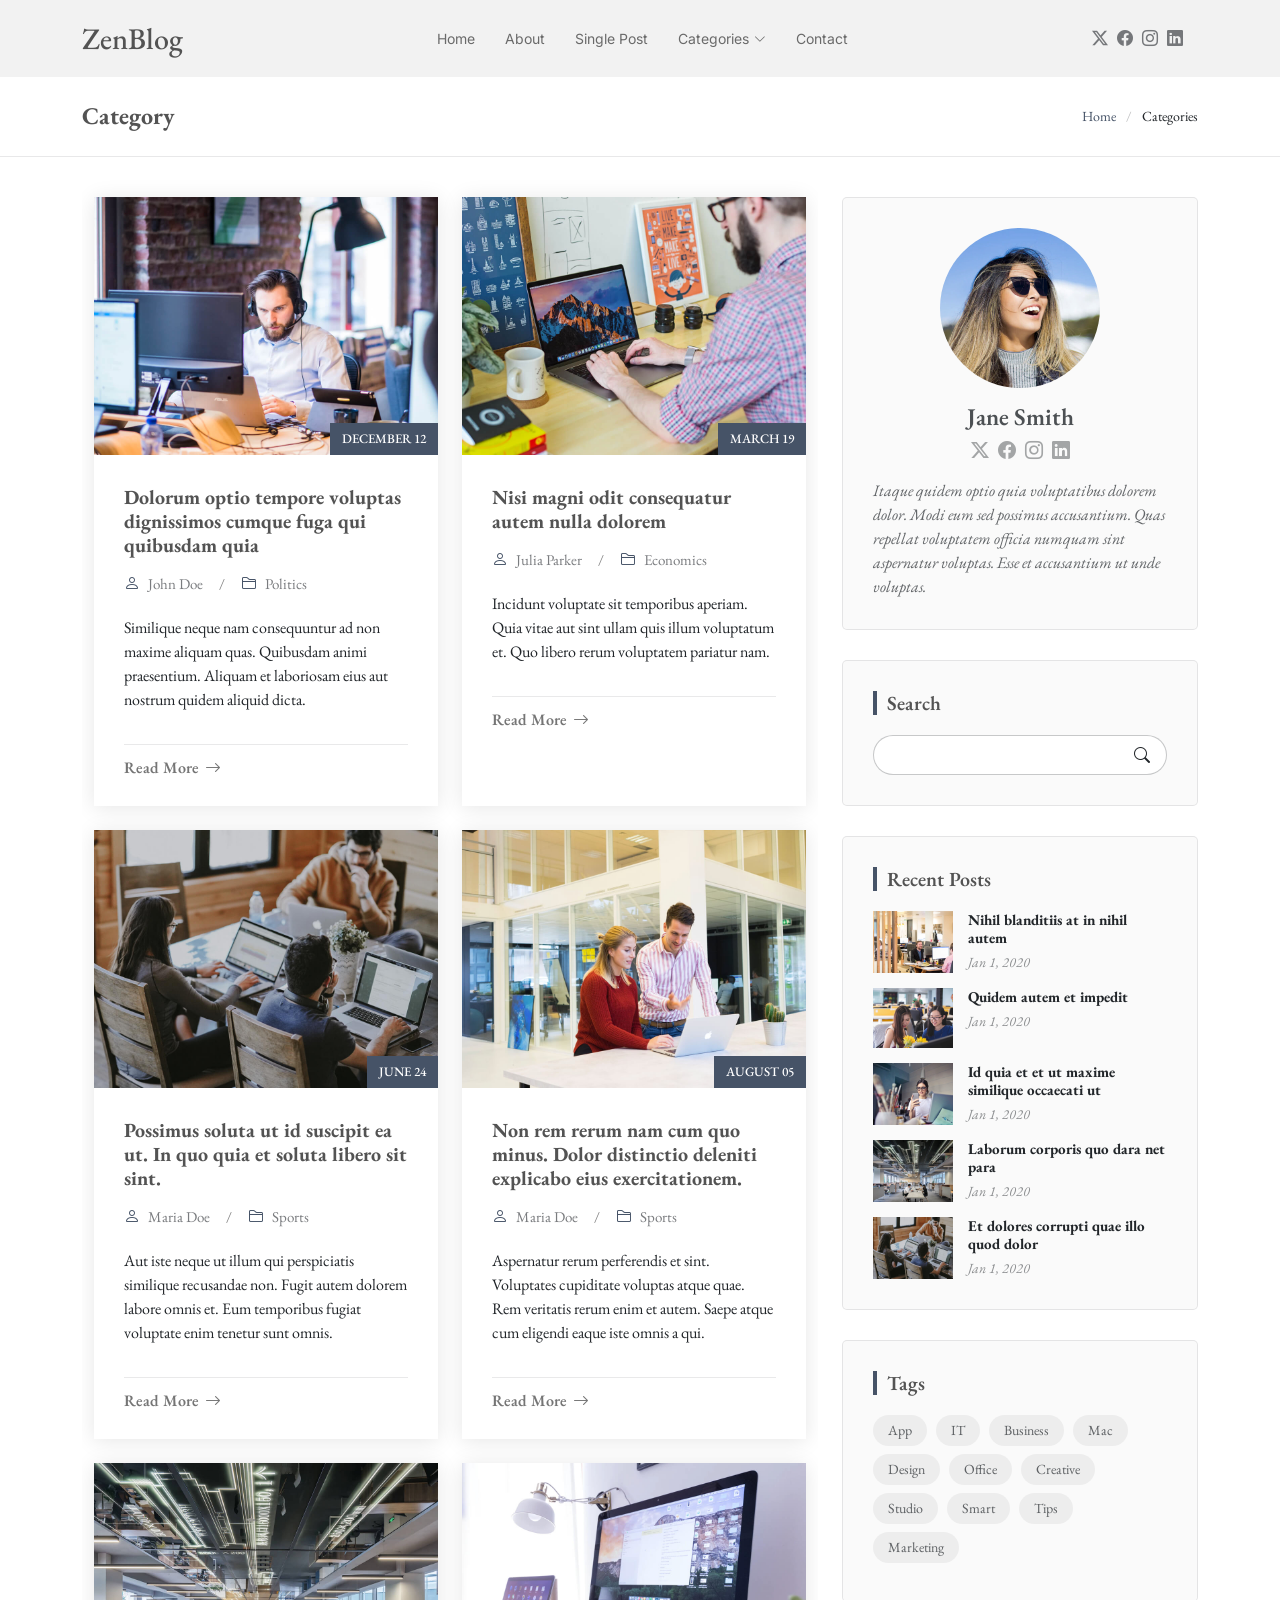
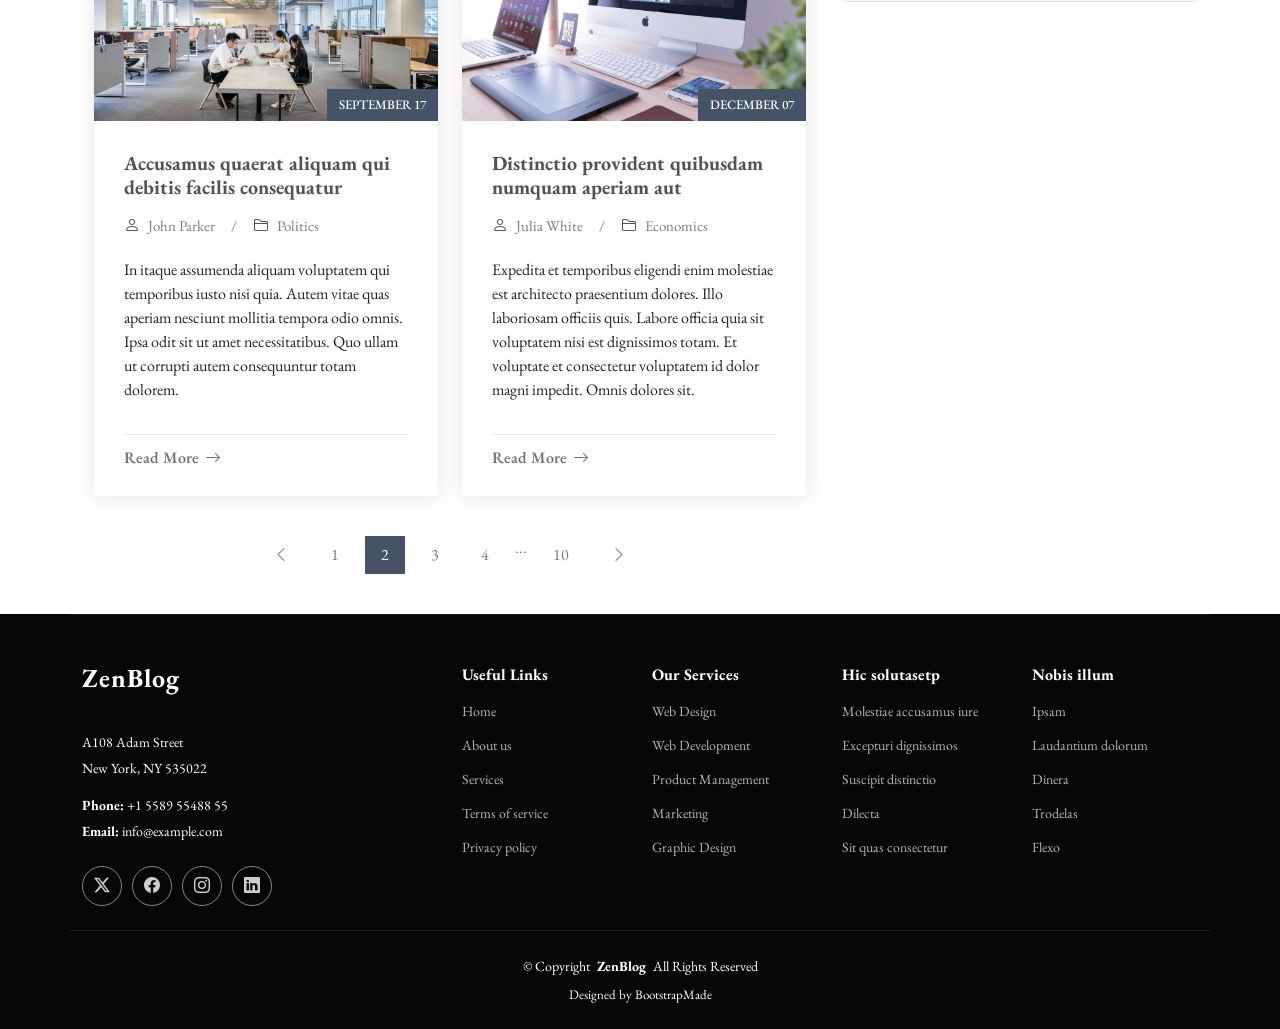
<file: bmt-design/category.html>
<!DOCTYPE html>
<html lang="en">

<head>
  <meta charset="utf-8">
  <meta content="width=device-width, initial-scale=1.0" name="viewport">
  <title>Category - ZenBlog Bootstrap Template</title>
  <meta name="description" content="">
  <meta name="keywords" content="">

  <!-- Favicons -->
  <link href="assets/img/favicon.png" rel="icon">
  <link href="assets/img/apple-touch-icon.png" rel="apple-touch-icon">

  <!-- Fonts -->
  <link href="https://fonts.googleapis.com" rel="preconnect">
  <link href="https://fonts.gstatic.com" rel="preconnect" crossorigin>
  <link href="https://fonts.googleapis.com/css2?family=Inter:wght@100;200;300;400;500;600;700;800;900&family=EB+Garamond:ital,wght@0,400;0,500;0,600;0,700;0,800;1,400;1,500;1,600;1,700;1,800&display=swap" rel="stylesheet">

  <!-- Vendor CSS Files -->
  <link href="assets/vendor/bootstrap/css/bootstrap.min.css" rel="stylesheet">
  <link href="assets/vendor/bootstrap-icons/bootstrap-icons.css" rel="stylesheet">
  <link href="assets/vendor/aos/aos.css" rel="stylesheet">
  <link href="assets/vendor/swiper/swiper-bundle.min.css" rel="stylesheet">

  <!-- Main CSS File -->
  <link href="assets/css/main.css" rel="stylesheet">

  <!-- =======================================================
  * Template Name: ZenBlog
  * Template URL: https://bootstrapmade.com/zenblog-bootstrap-blog-template/
  * Updated: Aug 08 2024 with Bootstrap v5.3.3
  * Author: BootstrapMade.com
  * License: https://bootstrapmade.com/license/
  ======================================================== -->
</head>

<body class="category-page">

  <header id="header" class="header d-flex align-items-center sticky-top">
    <div class="container position-relative d-flex align-items-center justify-content-between">

      <a href="index.html" class="logo d-flex align-items-center me-auto me-xl-0">
        <!-- Uncomment the line below if you also wish to use an image logo -->
        <!-- <img src="assets/img/logo.png" alt=""> -->
        <h1 class="sitename">ZenBlog</h1>
      </a>

      <nav id="navmenu" class="navmenu">
        <ul>
          <li><a href="index.html">Home</a></li>
          <li><a href="about.html">About</a></li>
          <li><a href="single-post.html">Single Post</a></li>
          <li class="dropdown"><a href="#"><span>Categories</span> <i class="bi bi-chevron-down toggle-dropdown"></i></a>
            <ul>
              <li><a href="category.html" class="active">Category 1</a></li>
              <li class="dropdown"><a href="#"><span>Deep Dropdown</span> <i class="bi bi-chevron-down toggle-dropdown"></i></a>
                <ul>
                  <li><a href="#">Deep Dropdown 1</a></li>
                  <li><a href="#">Deep Dropdown 2</a></li>
                  <li><a href="#">Deep Dropdown 3</a></li>
                  <li><a href="#">Deep Dropdown 4</a></li>
                  <li><a href="#">Deep Dropdown 5</a></li>
                </ul>
              </li>
              <li><a href="category.html" class="active">Category 2</a></li>
              <li><a href="category.html" class="active">Category 3</a></li>
              <li><a href="category.html" class="active">Category 4</a></li>
            </ul>
          </li>
          <li><a href="contact.html">Contact</a></li>
        </ul>
        <i class="mobile-nav-toggle d-xl-none bi bi-list"></i>
      </nav>

      <div class="header-social-links">
        <a href="#" class="twitter"><i class="bi bi-twitter-x"></i></a>
        <a href="#" class="facebook"><i class="bi bi-facebook"></i></a>
        <a href="#" class="instagram"><i class="bi bi-instagram"></i></a>
        <a href="#" class="linkedin"><i class="bi bi-linkedin"></i></a>
      </div>

    </div>
  </header>

  <main class="main">

    <!-- Page Title -->
    <div class="page-title position-relative">
      <div class="container d-lg-flex justify-content-between align-items-center">
        <h1 class="mb-2 mb-lg-0">Category</h1>
        <nav class="breadcrumbs">
          <ol>
            <li><a href="index.html">Home</a></li>
            <li class="current">Categories</li>
          </ol>
        </nav>
      </div>
    </div><!-- End Page Title -->

    <div class="container">
      <div class="row">

        <div class="col-lg-8">

          <!-- Blog Posts Section -->
          <section id="blog-posts" class="blog-posts section">

            <div class="container">
              <div class="row gy-4">

                <div class="col-lg-6">
                  <article class="position-relative h-100">

                    <div class="post-img position-relative overflow-hidden">
                      <img src="assets/img/blog/blog-1.jpg" class="img-fluid" alt="">
                      <span class="post-date">December 12</span>
                    </div>

                    <div class="post-content d-flex flex-column">

                      <h3 class="post-title">Dolorum optio tempore voluptas dignissimos cumque fuga qui quibusdam quia</h3>

                      <div class="meta d-flex align-items-center">
                        <div class="d-flex align-items-center">
                          <i class="bi bi-person"></i> <span class="ps-2">John Doe</span>
                        </div>
                        <span class="px-3 text-black-50">/</span>
                        <div class="d-flex align-items-center">
                          <i class="bi bi-folder2"></i> <span class="ps-2">Politics</span>
                        </div>
                      </div>

                      <p>
                        Similique neque nam consequuntur ad non maxime aliquam quas. Quibusdam animi praesentium. Aliquam et laboriosam eius aut nostrum quidem aliquid dicta.
                      </p>

                      <hr>

                      <a href="blog-details.html" class="readmore stretched-link"><span>Read More</span><i class="bi bi-arrow-right"></i></a>

                    </div>

                  </article>
                </div><!-- End post list item -->

                <div class="col-lg-6">
                  <article class="position-relative h-100">

                    <div class="post-img position-relative overflow-hidden">
                      <img src="assets/img/blog/blog-2.jpg" class="img-fluid" alt="">
                      <span class="post-date">March 19</span>
                    </div>

                    <div class="post-content d-flex flex-column">

                      <h3 class="post-title">Nisi magni odit consequatur autem nulla dolorem</h3>

                      <div class="meta d-flex align-items-center">
                        <div class="d-flex align-items-center">
                          <i class="bi bi-person"></i> <span class="ps-2">Julia Parker</span>
                        </div>
                        <span class="px-3 text-black-50">/</span>
                        <div class="d-flex align-items-center">
                          <i class="bi bi-folder2"></i> <span class="ps-2">Economics</span>
                        </div>
                      </div>

                      <p>
                        Incidunt voluptate sit temporibus aperiam. Quia vitae aut sint ullam quis illum voluptatum et. Quo libero rerum voluptatem pariatur nam.
                      </p>

                      <hr>

                      <a href="blog-details.html" class="readmore stretched-link"><span>Read More</span><i class="bi bi-arrow-right"></i></a>

                    </div>

                  </article>
                </div><!-- End post list item -->

                <div class="col-lg-6">
                  <article class="position-relative h-100">

                    <div class="post-img position-relative overflow-hidden">
                      <img src="assets/img/blog/blog-3.jpg" class="img-fluid" alt="">
                      <span class="post-date">June 24</span>
                    </div>

                    <div class="post-content d-flex flex-column">

                      <h3 class="post-title">Possimus soluta ut id suscipit ea ut. In quo quia et soluta libero sit sint.</h3>

                      <div class="meta d-flex align-items-center">
                        <div class="d-flex align-items-center">
                          <i class="bi bi-person"></i> <span class="ps-2">Maria Doe</span>
                        </div>
                        <span class="px-3 text-black-50">/</span>
                        <div class="d-flex align-items-center">
                          <i class="bi bi-folder2"></i> <span class="ps-2">Sports</span>
                        </div>
                      </div>

                      <p>
                        Aut iste neque ut illum qui perspiciatis similique recusandae non. Fugit autem dolorem labore omnis et. Eum temporibus fugiat voluptate enim tenetur sunt omnis.
                      </p>

                      <hr>

                      <a href="blog-details.html" class="readmore stretched-link"><span>Read More</span><i class="bi bi-arrow-right"></i></a>

                    </div>

                  </article>
                </div><!-- End post list item -->

                <div class="col-lg-6">
                  <article class="position-relative h-100">

                    <div class="post-img position-relative overflow-hidden">
                      <img src="assets/img/blog/blog-4.jpg" class="img-fluid" alt="">
                      <span class="post-date">August 05</span>
                    </div>

                    <div class="post-content d-flex flex-column">

                      <h3 class="post-title">Non rem rerum nam cum quo minus. Dolor distinctio deleniti explicabo eius exercitationem.</h3>

                      <div class="meta d-flex align-items-center">
                        <div class="d-flex align-items-center">
                          <i class="bi bi-person"></i> <span class="ps-2">Maria Doe</span>
                        </div>
                        <span class="px-3 text-black-50">/</span>
                        <div class="d-flex align-items-center">
                          <i class="bi bi-folder2"></i> <span class="ps-2">Sports</span>
                        </div>
                      </div>

                      <p>
                        Aspernatur rerum perferendis et sint. Voluptates cupiditate voluptas atque quae. Rem veritatis rerum enim et autem. Saepe atque cum eligendi eaque iste omnis a qui.
                      </p>

                      <hr>

                      <a href="blog-details.html" class="readmore stretched-link"><span>Read More</span><i class="bi bi-arrow-right"></i></a>

                    </div>

                  </article>
                </div><!-- End post list item -->

                <div class="col-lg-6">
                  <article class="position-relative h-100">

                    <div class="post-img position-relative overflow-hidden">
                      <img src="assets/img/blog/blog-5.jpg" class="img-fluid" alt="">
                      <span class="post-date">September 17</span>
                    </div>

                    <div class="post-content d-flex flex-column">

                      <h3 class="post-title">Accusamus quaerat aliquam qui debitis facilis consequatur</h3>

                      <div class="meta d-flex align-items-center">
                        <div class="d-flex align-items-center">
                          <i class="bi bi-person"></i> <span class="ps-2">John Parker</span>
                        </div>
                        <span class="px-3 text-black-50">/</span>
                        <div class="d-flex align-items-center">
                          <i class="bi bi-folder2"></i> <span class="ps-2">Politics</span>
                        </div>
                      </div>

                      <p>
                        In itaque assumenda aliquam voluptatem qui temporibus iusto nisi quia. Autem vitae quas aperiam nesciunt mollitia tempora odio omnis. Ipsa odit sit ut amet necessitatibus. Quo ullam ut corrupti autem consequuntur totam dolorem.
                      </p>

                      <hr>

                      <a href="blog-details.html" class="readmore stretched-link"><span>Read More</span><i class="bi bi-arrow-right"></i></a>

                    </div>

                  </article>
                </div><!-- End post list item -->

                <div class="col-lg-6">
                  <article class="position-relative h-100">

                    <div class="post-img position-relative overflow-hidden">
                      <img src="assets/img/blog/blog-6.jpg" class="img-fluid" alt="">
                      <span class="post-date">December 07</span>
                    </div>

                    <div class="post-content d-flex flex-column">

                      <h3 class="post-title">Distinctio provident quibusdam numquam aperiam aut</h3>

                      <div class="meta d-flex align-items-center">
                        <div class="d-flex align-items-center">
                          <i class="bi bi-person"></i> <span class="ps-2">Julia White</span>
                        </div>
                        <span class="px-3 text-black-50">/</span>
                        <div class="d-flex align-items-center">
                          <i class="bi bi-folder2"></i> <span class="ps-2">Economics</span>
                        </div>
                      </div>

                      <p>
                        Expedita et temporibus eligendi enim molestiae est architecto praesentium dolores. Illo laboriosam officiis quis. Labore officia quia sit voluptatem nisi est dignissimos totam. Et voluptate et consectetur voluptatem id dolor magni impedit. Omnis dolores sit.
                      </p>

                      <hr>

                      <a href="blog-details.html" class="readmore stretched-link"><span>Read More</span><i class="bi bi-arrow-right"></i></a>

                    </div>

                  </article>
                </div><!-- End post list item -->

              </div>
            </div>

          </section><!-- /Blog Posts Section -->

          <!-- Blog Pagination Section -->
          <section id="blog-pagination" class="blog-pagination section">

            <div class="container">
              <div class="d-flex justify-content-center">
                <ul>
                  <li><a href="#"><i class="bi bi-chevron-left"></i></a></li>
                  <li><a href="#">1</a></li>
                  <li><a href="#" class="active">2</a></li>
                  <li><a href="#">3</a></li>
                  <li><a href="#">4</a></li>
                  <li>...</li>
                  <li><a href="#">10</a></li>
                  <li><a href="#"><i class="bi bi-chevron-right"></i></a></li>
                </ul>
              </div>
            </div>

          </section><!-- /Blog Pagination Section -->

        </div>

        <div class="col-lg-4 sidebar">

          <div class="widgets-container">

            <!-- Blog Author Widget 2 -->
            <div class="blog-author-widget-2 widget-item">

              <div class="d-flex flex-column align-items-center">
                <img src="assets/img/blog/blog-author.jpg" class="rounded-circle flex-shrink-0" alt="">
                <h4>Jane Smith</h4>
                <div class="social-links">
                  <a href="https://x.com/#"><i class="bi bi-twitter-x"></i></a>
                  <a href="https://facebook.com/#"><i class="bi bi-facebook"></i></a>
                  <a href="https://instagram.com/#"><i class="biu bi-instagram"></i></a>
                  <a href="https://instagram.com/#"><i class="biu bi-linkedin"></i></a>
                </div>

                <p>
                  Itaque quidem optio quia voluptatibus dolorem dolor. Modi eum sed possimus accusantium. Quas repellat voluptatem officia numquam sint aspernatur voluptas. Esse et accusantium ut unde voluptas.
                </p>

              </div>
            </div><!--/Blog Author Widget 2 -->

            <!-- Search Widget -->
            <div class="search-widget widget-item">

              <h3 class="widget-title">Search</h3>
              <form action="">
                <input type="text">
                <button type="submit" title="Search"><i class="bi bi-search"></i></button>
              </form>

            </div><!--/Search Widget -->

            <!-- Recent Posts Widget -->
            <div class="recent-posts-widget widget-item">

              <h3 class="widget-title">Recent Posts</h3>

              <div class="post-item">
                <img src="assets/img/blog/blog-recent-1.jpg" alt="" class="flex-shrink-0">
                <div>
                  <h4><a href="blog-details.html">Nihil blanditiis at in nihil autem</a></h4>
                  <time datetime="2020-01-01">Jan 1, 2020</time>
                </div>
              </div><!-- End recent post item-->

              <div class="post-item">
                <img src="assets/img/blog/blog-recent-2.jpg" alt="" class="flex-shrink-0">
                <div>
                  <h4><a href="blog-details.html">Quidem autem et impedit</a></h4>
                  <time datetime="2020-01-01">Jan 1, 2020</time>
                </div>
              </div><!-- End recent post item-->

              <div class="post-item">
                <img src="assets/img/blog/blog-recent-3.jpg" alt="" class="flex-shrink-0">
                <div>
                  <h4><a href="blog-details.html">Id quia et et ut maxime similique occaecati ut</a></h4>
                  <time datetime="2020-01-01">Jan 1, 2020</time>
                </div>
              </div><!-- End recent post item-->

              <div class="post-item">
                <img src="assets/img/blog/blog-recent-4.jpg" alt="" class="flex-shrink-0">
                <div>
                  <h4><a href="blog-details.html">Laborum corporis quo dara net para</a></h4>
                  <time datetime="2020-01-01">Jan 1, 2020</time>
                </div>
              </div><!-- End recent post item-->

              <div class="post-item">
                <img src="assets/img/blog/blog-recent-5.jpg" alt="" class="flex-shrink-0">
                <div>
                  <h4><a href="blog-details.html">Et dolores corrupti quae illo quod dolor</a></h4>
                  <time datetime="2020-01-01">Jan 1, 2020</time>
                </div>
              </div><!-- End recent post item-->

            </div><!--/Recent Posts Widget -->

            <!-- Tags Widget -->
            <div class="tags-widget widget-item">

              <h3 class="widget-title">Tags</h3>
              <ul>
                <li><a href="#">App</a></li>
                <li><a href="#">IT</a></li>
                <li><a href="#">Business</a></li>
                <li><a href="#">Mac</a></li>
                <li><a href="#">Design</a></li>
                <li><a href="#">Office</a></li>
                <li><a href="#">Creative</a></li>
                <li><a href="#">Studio</a></li>
                <li><a href="#">Smart</a></li>
                <li><a href="#">Tips</a></li>
                <li><a href="#">Marketing</a></li>
              </ul>

            </div><!--/Tags Widget -->

          </div>

        </div>

      </div>
    </div>

  </main>

  <footer id="footer" class="footer dark-background">

    <div class="container footer-top">
      <div class="row gy-4">
        <div class="col-lg-4 col-md-6 footer-about">
          <a href="index.html" class="logo d-flex align-items-center">
            <span class="sitename">ZenBlog</span>
          </a>
          <div class="footer-contact pt-3">
            <p>A108 Adam Street</p>
            <p>New York, NY 535022</p>
            <p class="mt-3"><strong>Phone:</strong> <span>+1 5589 55488 55</span></p>
            <p><strong>Email:</strong> <span>info@example.com</span></p>
          </div>
          <div class="social-links d-flex mt-4">
            <a href=""><i class="bi bi-twitter-x"></i></a>
            <a href=""><i class="bi bi-facebook"></i></a>
            <a href=""><i class="bi bi-instagram"></i></a>
            <a href=""><i class="bi bi-linkedin"></i></a>
          </div>
        </div>

        <div class="col-lg-2 col-md-3 footer-links">
          <h4>Useful Links</h4>
          <ul>
            <li><a href="#">Home</a></li>
            <li><a href="#">About us</a></li>
            <li><a href="#">Services</a></li>
            <li><a href="#">Terms of service</a></li>
            <li><a href="#">Privacy policy</a></li>
          </ul>
        </div>

        <div class="col-lg-2 col-md-3 footer-links">
          <h4>Our Services</h4>
          <ul>
            <li><a href="#">Web Design</a></li>
            <li><a href="#">Web Development</a></li>
            <li><a href="#">Product Management</a></li>
            <li><a href="#">Marketing</a></li>
            <li><a href="#">Graphic Design</a></li>
          </ul>
        </div>

        <div class="col-lg-2 col-md-3 footer-links">
          <h4>Hic solutasetp</h4>
          <ul>
            <li><a href="#">Molestiae accusamus iure</a></li>
            <li><a href="#">Excepturi dignissimos</a></li>
            <li><a href="#">Suscipit distinctio</a></li>
            <li><a href="#">Dilecta</a></li>
            <li><a href="#">Sit quas consectetur</a></li>
          </ul>
        </div>

        <div class="col-lg-2 col-md-3 footer-links">
          <h4>Nobis illum</h4>
          <ul>
            <li><a href="#">Ipsam</a></li>
            <li><a href="#">Laudantium dolorum</a></li>
            <li><a href="#">Dinera</a></li>
            <li><a href="#">Trodelas</a></li>
            <li><a href="#">Flexo</a></li>
          </ul>
        </div>

      </div>
    </div>

    <div class="container copyright text-center mt-4">
      <p>© <span>Copyright</span> <strong class="px-1 sitename">ZenBlog</strong> <span>All Rights Reserved</span></p>
      <div class="credits">
        <!-- All the links in the footer should remain intact. -->
        <!-- You can delete the links only if you've purchased the pro version. -->
        <!-- Licensing information: https://bootstrapmade.com/license/ -->
        <!-- Purchase the pro version with working PHP/AJAX contact form: [buy-url] -->
        Designed by <a href="https://bootstrapmade.com/">BootstrapMade</a>
      </div>
    </div>

  </footer>

  <!-- Scroll Top -->
  <a href="#" id="scroll-top" class="scroll-top d-flex align-items-center justify-content-center"><i class="bi bi-arrow-up-short"></i></a>

  <!-- Preloader -->
  <div id="preloader"></div>

  <!-- Vendor JS Files -->
  <script src="assets/vendor/bootstrap/js/bootstrap.bundle.min.js"></script>
  <script src="assets/vendor/php-email-form/validate.js"></script>
  <script src="assets/vendor/aos/aos.js"></script>
  <script src="assets/vendor/swiper/swiper-bundle.min.js"></script>

  <!-- Main JS File -->
  <script src="assets/js/main.js"></script>

</body>

</html>
</file>
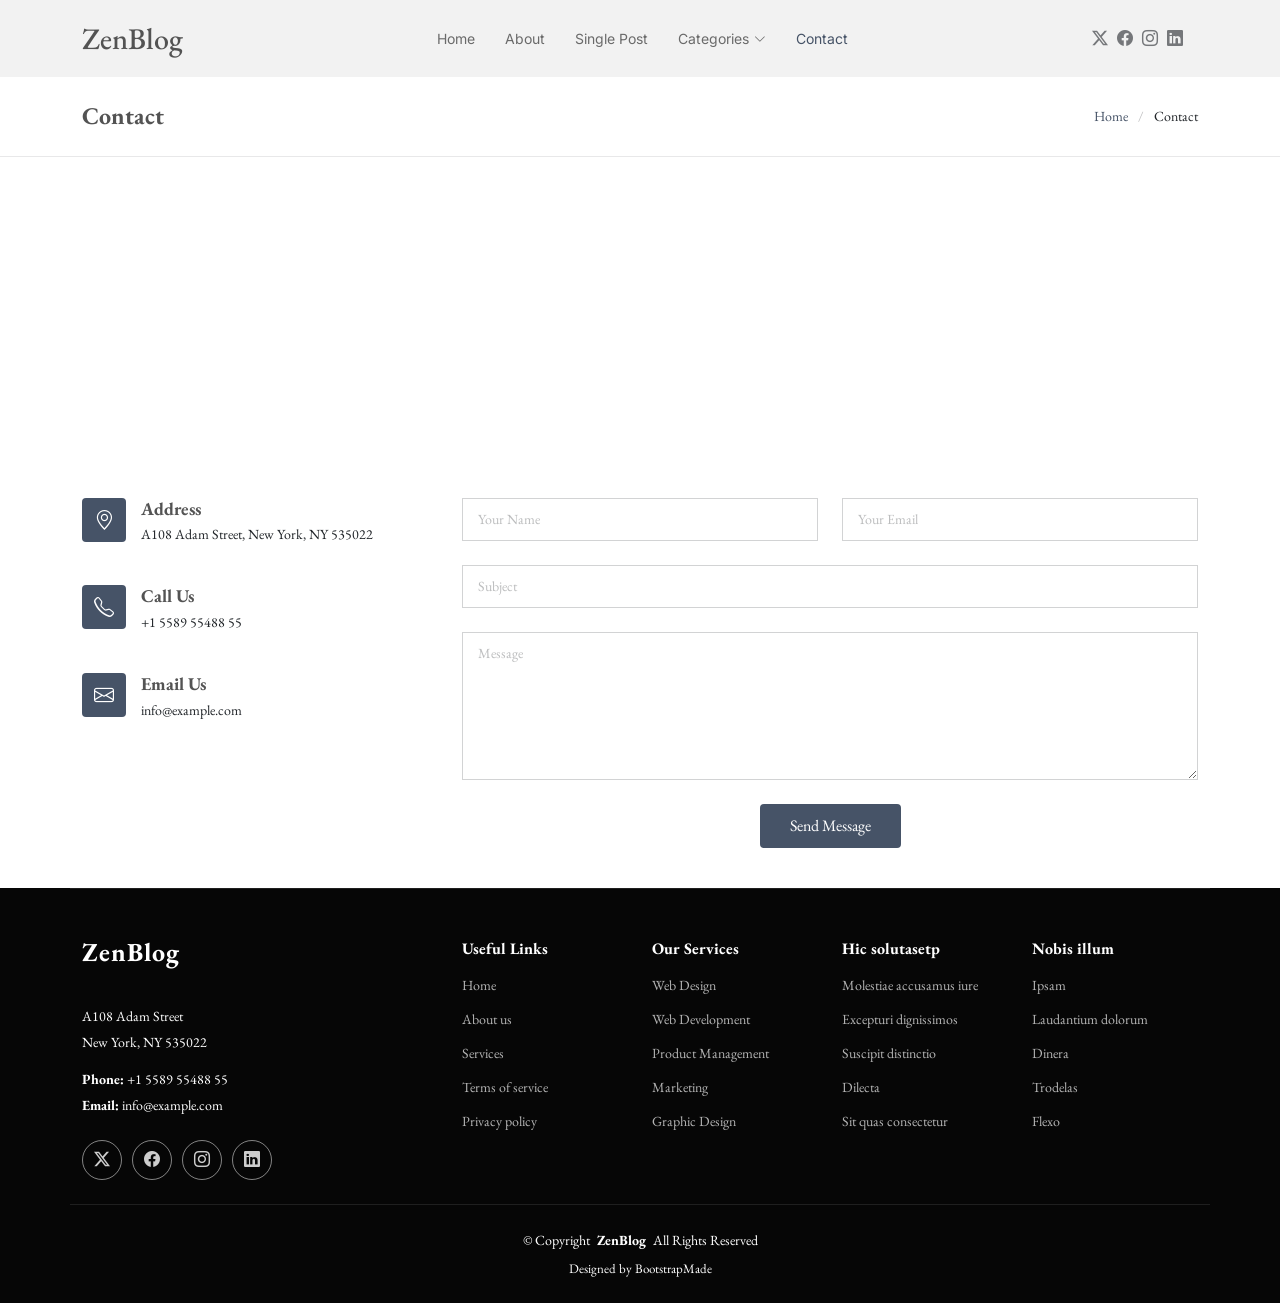
<file: bmt-design/contact.html>
<!DOCTYPE html>
<html lang="en">

<head>
  <meta charset="utf-8">
  <meta content="width=device-width, initial-scale=1.0" name="viewport">
  <title>Contact - ZenBlog Bootstrap Template</title>
  <meta name="description" content="">
  <meta name="keywords" content="">

  <!-- Favicons -->
  <link href="assets/img/favicon.png" rel="icon">
  <link href="assets/img/apple-touch-icon.png" rel="apple-touch-icon">

  <!-- Fonts -->
  <link href="https://fonts.googleapis.com" rel="preconnect">
  <link href="https://fonts.gstatic.com" rel="preconnect" crossorigin>
  <link href="https://fonts.googleapis.com/css2?family=Inter:wght@100;200;300;400;500;600;700;800;900&family=EB+Garamond:ital,wght@0,400;0,500;0,600;0,700;0,800;1,400;1,500;1,600;1,700;1,800&display=swap" rel="stylesheet">

  <!-- Vendor CSS Files -->
  <link href="assets/vendor/bootstrap/css/bootstrap.min.css" rel="stylesheet">
  <link href="assets/vendor/bootstrap-icons/bootstrap-icons.css" rel="stylesheet">
  <link href="assets/vendor/aos/aos.css" rel="stylesheet">
  <link href="assets/vendor/swiper/swiper-bundle.min.css" rel="stylesheet">

  <!-- Main CSS File -->
  <link href="assets/css/main.css" rel="stylesheet">

  <!-- =======================================================
  * Template Name: ZenBlog
  * Template URL: https://bootstrapmade.com/zenblog-bootstrap-blog-template/
  * Updated: Aug 08 2024 with Bootstrap v5.3.3
  * Author: BootstrapMade.com
  * License: https://bootstrapmade.com/license/
  ======================================================== -->
</head>

<body class="contact-page">

  <header id="header" class="header d-flex align-items-center sticky-top">
    <div class="container position-relative d-flex align-items-center justify-content-between">

      <a href="index.html" class="logo d-flex align-items-center me-auto me-xl-0">
        <!-- Uncomment the line below if you also wish to use an image logo -->
        <!-- <img src="assets/img/logo.png" alt=""> -->
        <h1 class="sitename">ZenBlog</h1>
      </a>

      <nav id="navmenu" class="navmenu">
        <ul>
          <li><a href="index.html">Home</a></li>
          <li><a href="about.html">About</a></li>
          <li><a href="single-post.html">Single Post</a></li>
          <li class="dropdown"><a href="#"><span>Categories</span> <i class="bi bi-chevron-down toggle-dropdown"></i></a>
            <ul>
              <li><a href="category.html">Category 1</a></li>
              <li class="dropdown"><a href="#"><span>Deep Dropdown</span> <i class="bi bi-chevron-down toggle-dropdown"></i></a>
                <ul>
                  <li><a href="#">Deep Dropdown 1</a></li>
                  <li><a href="#">Deep Dropdown 2</a></li>
                  <li><a href="#">Deep Dropdown 3</a></li>
                  <li><a href="#">Deep Dropdown 4</a></li>
                  <li><a href="#">Deep Dropdown 5</a></li>
                </ul>
              </li>
              <li><a href="category.html">Category 2</a></li>
              <li><a href="category.html">Category 3</a></li>
              <li><a href="category.html">Category 4</a></li>
            </ul>
          </li>
          <li><a href="contact.html" class="active">Contact</a></li>
        </ul>
        <i class="mobile-nav-toggle d-xl-none bi bi-list"></i>
      </nav>

      <div class="header-social-links">
        <a href="#" class="twitter"><i class="bi bi-twitter-x"></i></a>
        <a href="#" class="facebook"><i class="bi bi-facebook"></i></a>
        <a href="#" class="instagram"><i class="bi bi-instagram"></i></a>
        <a href="#" class="linkedin"><i class="bi bi-linkedin"></i></a>
      </div>

    </div>
  </header>

  <main class="main">

    <!-- Page Title -->
    <div class="page-title">
      <div class="container d-lg-flex justify-content-between align-items-center">
        <h1 class="mb-2 mb-lg-0">Contact</h1>
        <nav class="breadcrumbs">
          <ol>
            <li><a href="index.html">Home</a></li>
            <li class="current">Contact</li>
          </ol>
        </nav>
      </div>
    </div><!-- End Page Title -->

    <!-- Contact Section -->
    <section id="contact" class="contact section">

      <div class="container" data-aos="fade-up" data-aos-delay="100">

        <div class="mb-4" data-aos="fade-up" data-aos-delay="200">
          <iframe style="border:0; width: 100%; height: 270px;" src="https://www.google.com/maps/embed?pb=!1m14!1m8!1m3!1d48389.78314118045!2d-74.006138!3d40.710059!3m2!1i1024!2i768!4f13.1!3m3!1m2!1s0x89c25a22a3bda30d%3A0xb89d1fe6bc499443!2sDowntown%20Conference%20Center!5e0!3m2!1sen!2sus!4v1676961268712!5m2!1sen!2sus" frameborder="0" allowfullscreen="" loading="lazy" referrerpolicy="no-referrer-when-downgrade"></iframe>
        </div><!-- End Google Maps -->

        <div class="row gy-4">

          <div class="col-lg-4">
            <div class="info-item d-flex" data-aos="fade-up" data-aos-delay="300">
              <i class="bi bi-geo-alt flex-shrink-0"></i>
              <div>
                <h3>Address</h3>
                <p>A108 Adam Street, New York, NY 535022</p>
              </div>
            </div><!-- End Info Item -->

            <div class="info-item d-flex" data-aos="fade-up" data-aos-delay="400">
              <i class="bi bi-telephone flex-shrink-0"></i>
              <div>
                <h3>Call Us</h3>
                <p>+1 5589 55488 55</p>
              </div>
            </div><!-- End Info Item -->

            <div class="info-item d-flex" data-aos="fade-up" data-aos-delay="500">
              <i class="bi bi-envelope flex-shrink-0"></i>
              <div>
                <h3>Email Us</h3>
                <p>info@example.com</p>
              </div>
            </div><!-- End Info Item -->

          </div>

          <div class="col-lg-8">
            <form action="forms/contact.php" method="post" class="php-email-form" data-aos="fade-up" data-aos-delay="200">
              <div class="row gy-4">

                <div class="col-md-6">
                  <input type="text" name="name" class="form-control" placeholder="Your Name" required="">
                </div>

                <div class="col-md-6 ">
                  <input type="email" class="form-control" name="email" placeholder="Your Email" required="">
                </div>

                <div class="col-md-12">
                  <input type="text" class="form-control" name="subject" placeholder="Subject" required="">
                </div>

                <div class="col-md-12">
                  <textarea class="form-control" name="message" rows="6" placeholder="Message" required=""></textarea>
                </div>

                <div class="col-md-12 text-center">
                  <div class="loading">Loading</div>
                  <div class="error-message"></div>
                  <div class="sent-message">Your message has been sent. Thank you!</div>

                  <button type="submit">Send Message</button>
                </div>

              </div>
            </form>
          </div><!-- End Contact Form -->

        </div>

      </div>

    </section><!-- /Contact Section -->

  </main>

  <footer id="footer" class="footer dark-background">

    <div class="container footer-top">
      <div class="row gy-4">
        <div class="col-lg-4 col-md-6 footer-about">
          <a href="index.html" class="logo d-flex align-items-center">
            <span class="sitename">ZenBlog</span>
          </a>
          <div class="footer-contact pt-3">
            <p>A108 Adam Street</p>
            <p>New York, NY 535022</p>
            <p class="mt-3"><strong>Phone:</strong> <span>+1 5589 55488 55</span></p>
            <p><strong>Email:</strong> <span>info@example.com</span></p>
          </div>
          <div class="social-links d-flex mt-4">
            <a href=""><i class="bi bi-twitter-x"></i></a>
            <a href=""><i class="bi bi-facebook"></i></a>
            <a href=""><i class="bi bi-instagram"></i></a>
            <a href=""><i class="bi bi-linkedin"></i></a>
          </div>
        </div>

        <div class="col-lg-2 col-md-3 footer-links">
          <h4>Useful Links</h4>
          <ul>
            <li><a href="#">Home</a></li>
            <li><a href="#">About us</a></li>
            <li><a href="#">Services</a></li>
            <li><a href="#">Terms of service</a></li>
            <li><a href="#">Privacy policy</a></li>
          </ul>
        </div>

        <div class="col-lg-2 col-md-3 footer-links">
          <h4>Our Services</h4>
          <ul>
            <li><a href="#">Web Design</a></li>
            <li><a href="#">Web Development</a></li>
            <li><a href="#">Product Management</a></li>
            <li><a href="#">Marketing</a></li>
            <li><a href="#">Graphic Design</a></li>
          </ul>
        </div>

        <div class="col-lg-2 col-md-3 footer-links">
          <h4>Hic solutasetp</h4>
          <ul>
            <li><a href="#">Molestiae accusamus iure</a></li>
            <li><a href="#">Excepturi dignissimos</a></li>
            <li><a href="#">Suscipit distinctio</a></li>
            <li><a href="#">Dilecta</a></li>
            <li><a href="#">Sit quas consectetur</a></li>
          </ul>
        </div>

        <div class="col-lg-2 col-md-3 footer-links">
          <h4>Nobis illum</h4>
          <ul>
            <li><a href="#">Ipsam</a></li>
            <li><a href="#">Laudantium dolorum</a></li>
            <li><a href="#">Dinera</a></li>
            <li><a href="#">Trodelas</a></li>
            <li><a href="#">Flexo</a></li>
          </ul>
        </div>

      </div>
    </div>

    <div class="container copyright text-center mt-4">
      <p>© <span>Copyright</span> <strong class="px-1 sitename">ZenBlog</strong> <span>All Rights Reserved</span></p>
      <div class="credits">
        <!-- All the links in the footer should remain intact. -->
        <!-- You can delete the links only if you've purchased the pro version. -->
        <!-- Licensing information: https://bootstrapmade.com/license/ -->
        <!-- Purchase the pro version with working PHP/AJAX contact form: [buy-url] -->
        Designed by <a href="https://bootstrapmade.com/">BootstrapMade</a>
      </div>
    </div>

  </footer>

  <!-- Scroll Top -->
  <a href="#" id="scroll-top" class="scroll-top d-flex align-items-center justify-content-center"><i class="bi bi-arrow-up-short"></i></a>

  <!-- Preloader -->
  <div id="preloader"></div>

  <!-- Vendor JS Files -->
  <script src="assets/vendor/bootstrap/js/bootstrap.bundle.min.js"></script>
  <script src="assets/vendor/php-email-form/validate.js"></script>
  <script src="assets/vendor/aos/aos.js"></script>
  <script src="assets/vendor/swiper/swiper-bundle.min.js"></script>

  <!-- Main JS File -->
  <script src="assets/js/main.js"></script>

</body>

</html>
</file>
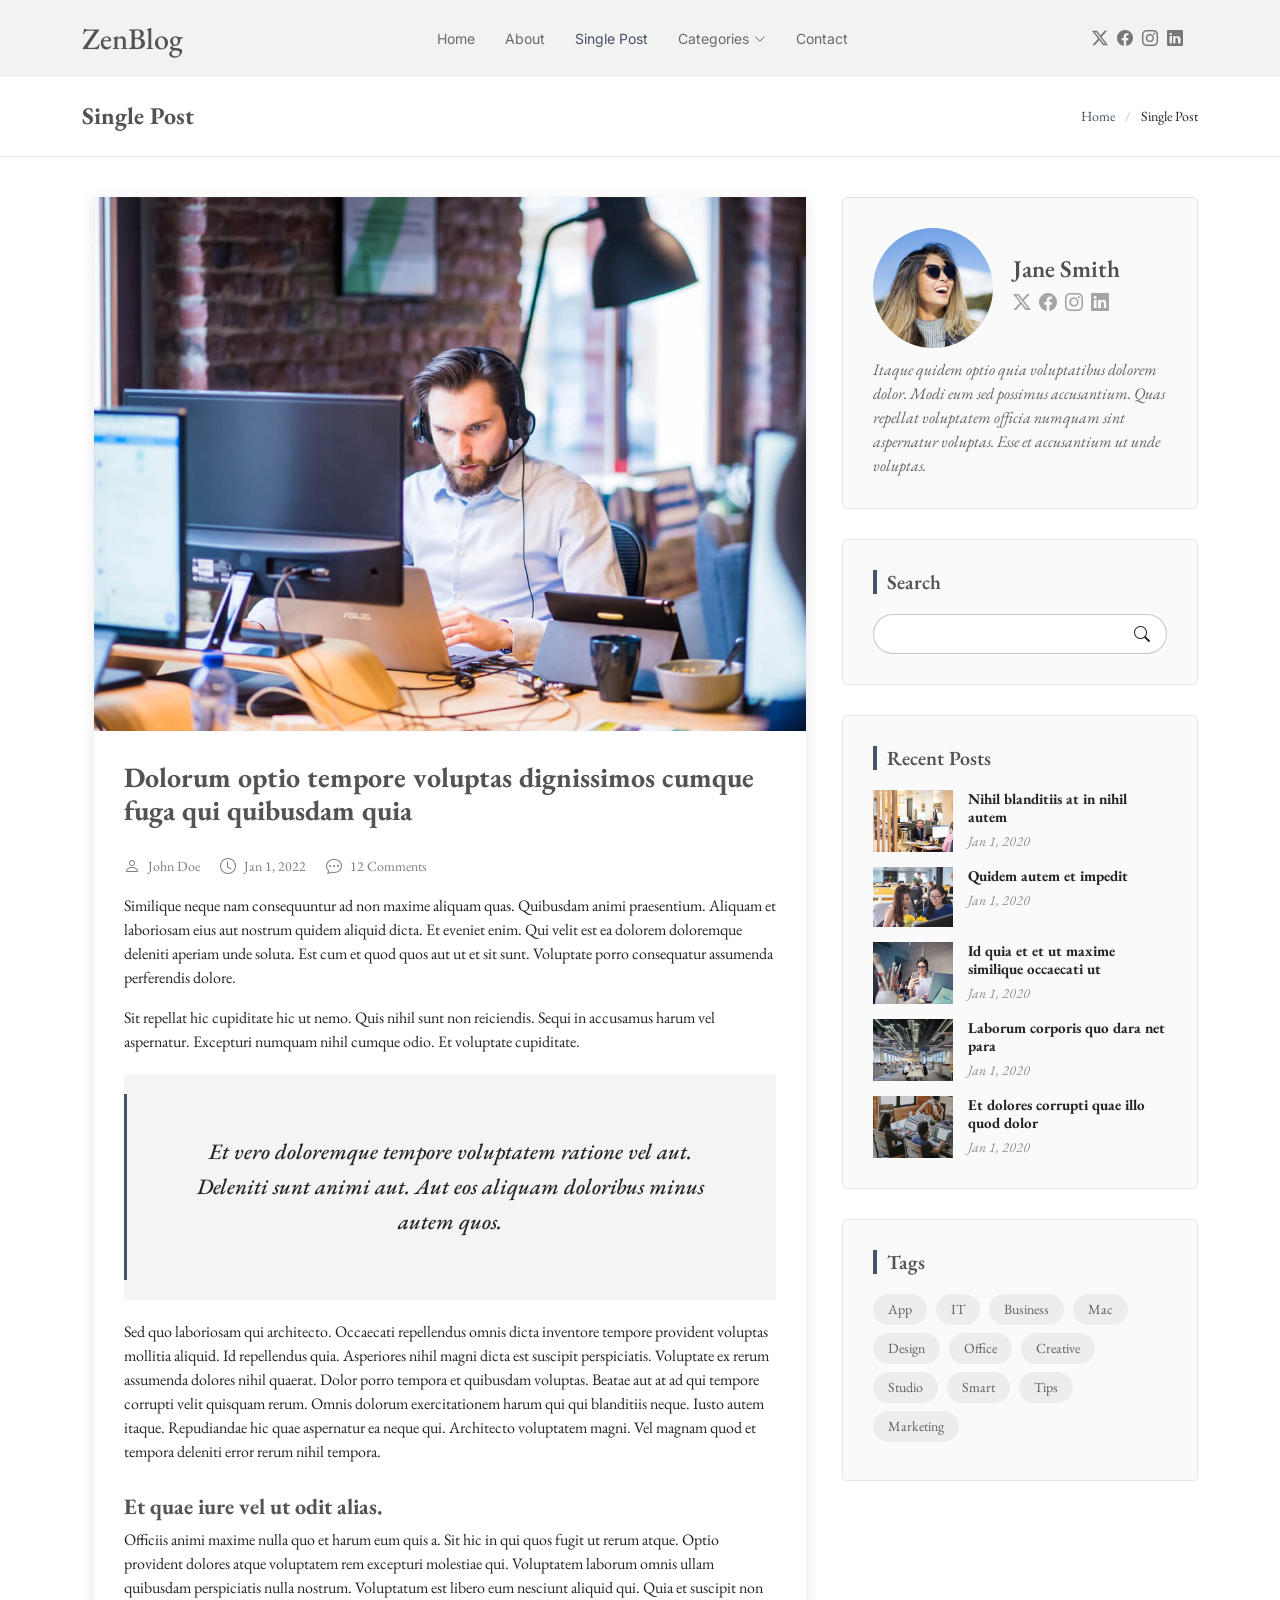
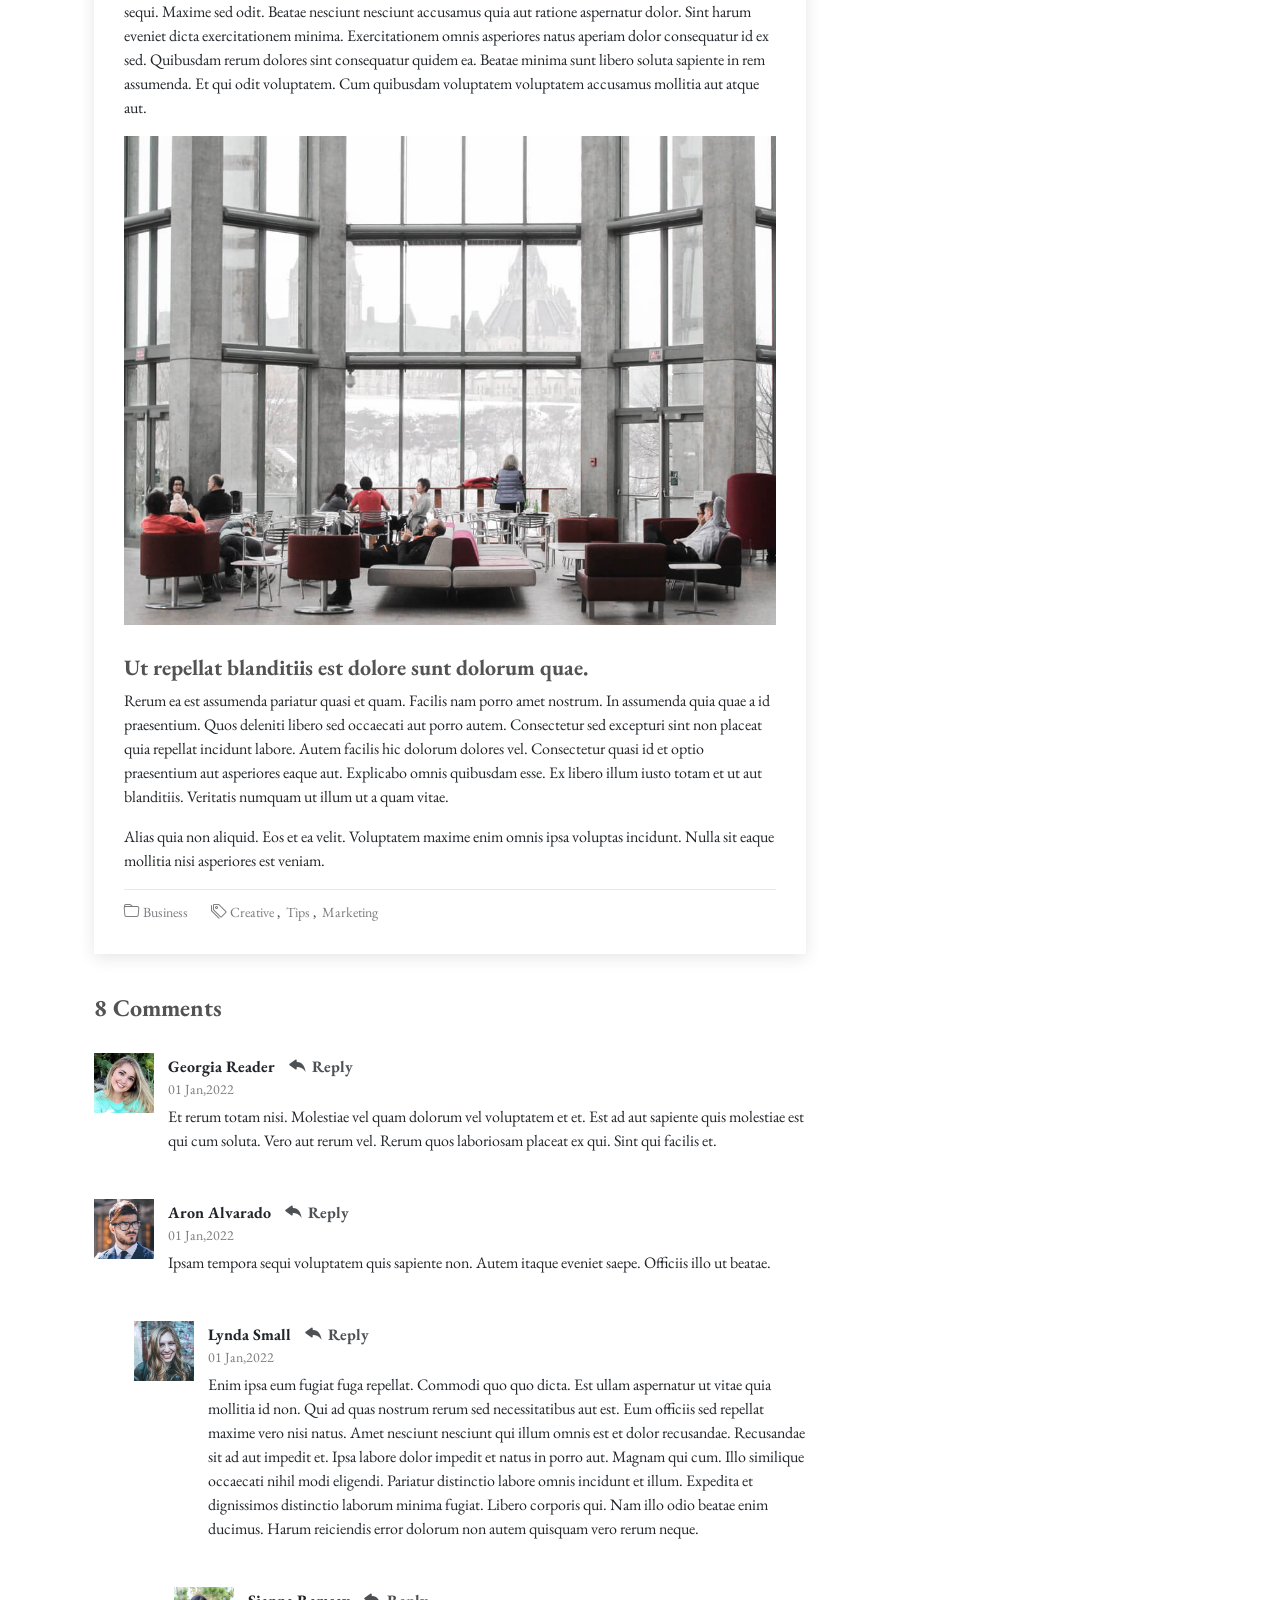
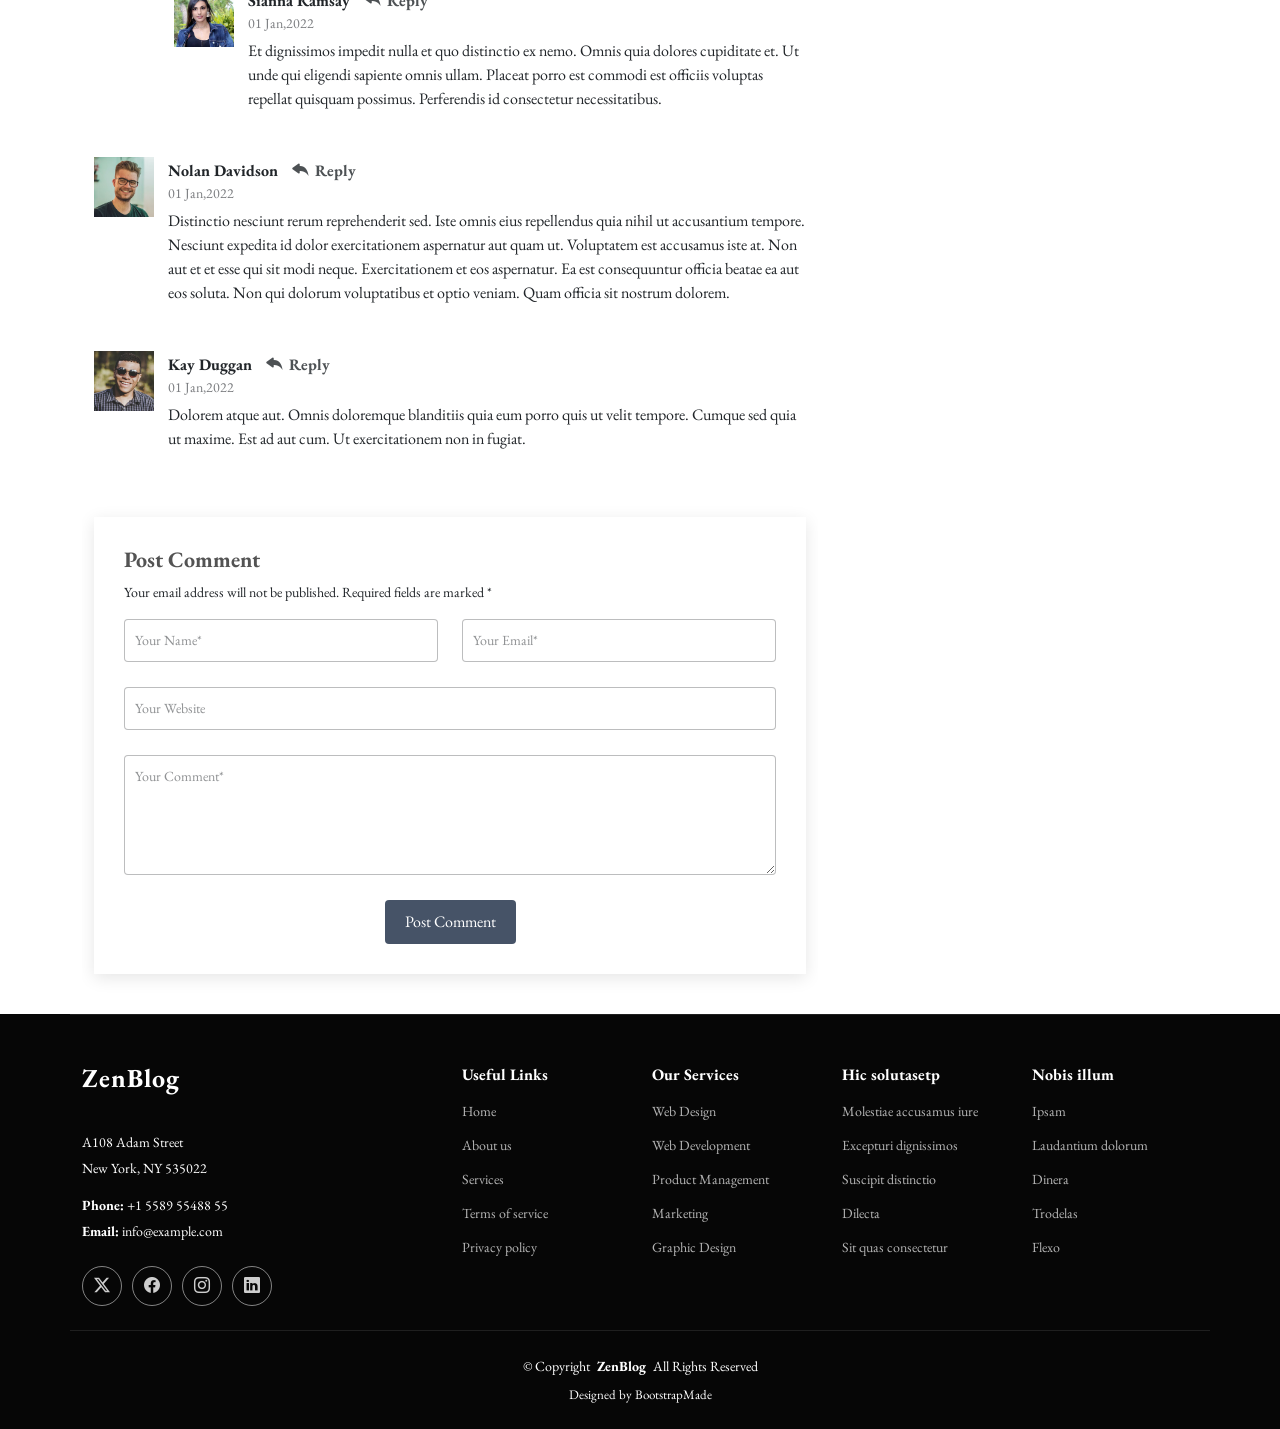
<file: bmt-design/single-post.html>
<!DOCTYPE html>
<html lang="en">

<head>
  <meta charset="utf-8">
  <meta content="width=device-width, initial-scale=1.0" name="viewport">
  <title>Single Post - ZenBlog Bootstrap Template</title>
  <meta name="description" content="">
  <meta name="keywords" content="">

  <!-- Favicons -->
  <link href="assets/img/favicon.png" rel="icon">
  <link href="assets/img/apple-touch-icon.png" rel="apple-touch-icon">

  <!-- Fonts -->
  <link href="https://fonts.googleapis.com" rel="preconnect">
  <link href="https://fonts.gstatic.com" rel="preconnect" crossorigin>
  <link href="https://fonts.googleapis.com/css2?family=Inter:wght@100;200;300;400;500;600;700;800;900&family=EB+Garamond:ital,wght@0,400;0,500;0,600;0,700;0,800;1,400;1,500;1,600;1,700;1,800&display=swap" rel="stylesheet">

  <!-- Vendor CSS Files -->
  <link href="assets/vendor/bootstrap/css/bootstrap.min.css" rel="stylesheet">
  <link href="assets/vendor/bootstrap-icons/bootstrap-icons.css" rel="stylesheet">
  <link href="assets/vendor/aos/aos.css" rel="stylesheet">
  <link href="assets/vendor/swiper/swiper-bundle.min.css" rel="stylesheet">

  <!-- Main CSS File -->
  <link href="assets/css/main.css" rel="stylesheet">

  <!-- =======================================================
  * Template Name: ZenBlog
  * Template URL: https://bootstrapmade.com/zenblog-bootstrap-blog-template/
  * Updated: Aug 08 2024 with Bootstrap v5.3.3
  * Author: BootstrapMade.com
  * License: https://bootstrapmade.com/license/
  ======================================================== -->
</head>

<body class="single-post-page">

  <header id="header" class="header d-flex align-items-center sticky-top">
    <div class="container position-relative d-flex align-items-center justify-content-between">

      <a href="index.html" class="logo d-flex align-items-center me-auto me-xl-0">
        <!-- Uncomment the line below if you also wish to use an image logo -->
        <!-- <img src="assets/img/logo.png" alt=""> -->
        <h1 class="sitename">ZenBlog</h1>
      </a>

      <nav id="navmenu" class="navmenu">
        <ul>
          <li><a href="index.html">Home</a></li>
          <li><a href="about.html">About</a></li>
          <li><a href="single-post.html" class="active">Single Post</a></li>
          <li class="dropdown"><a href="#"><span>Categories</span> <i class="bi bi-chevron-down toggle-dropdown"></i></a>
            <ul>
              <li><a href="category.html">Category 1</a></li>
              <li class="dropdown"><a href="#"><span>Deep Dropdown</span> <i class="bi bi-chevron-down toggle-dropdown"></i></a>
                <ul>
                  <li><a href="#">Deep Dropdown 1</a></li>
                  <li><a href="#">Deep Dropdown 2</a></li>
                  <li><a href="#">Deep Dropdown 3</a></li>
                  <li><a href="#">Deep Dropdown 4</a></li>
                  <li><a href="#">Deep Dropdown 5</a></li>
                </ul>
              </li>
              <li><a href="category.html">Category 2</a></li>
              <li><a href="category.html">Category 3</a></li>
              <li><a href="category.html">Category 4</a></li>
            </ul>
          </li>
          <li><a href="contact.html">Contact</a></li>
        </ul>
        <i class="mobile-nav-toggle d-xl-none bi bi-list"></i>
      </nav>

      <div class="header-social-links">
        <a href="#" class="twitter"><i class="bi bi-twitter-x"></i></a>
        <a href="#" class="facebook"><i class="bi bi-facebook"></i></a>
        <a href="#" class="instagram"><i class="bi bi-instagram"></i></a>
        <a href="#" class="linkedin"><i class="bi bi-linkedin"></i></a>
      </div>

    </div>
  </header>

  <main class="main">

    <!-- Page Title -->
    <div class="page-title">
      <div class="container d-lg-flex justify-content-between align-items-center">
        <h1 class="mb-2 mb-lg-0">Single Post</h1>
        <nav class="breadcrumbs">
          <ol>
            <li><a href="index.html">Home</a></li>
            <li class="current">Single Post</li>
          </ol>
        </nav>
      </div>
    </div><!-- End Page Title -->

    <div class="container">
      <div class="row">

        <div class="col-lg-8">

          <!-- Blog Details Section -->
          <section id="blog-details" class="blog-details section">
            <div class="container">

              <article class="article">

                <div class="post-img">
                  <img src="assets/img/blog/blog-1.jpg" alt="" class="img-fluid">
                </div>

                <h2 class="title">Dolorum optio tempore voluptas dignissimos cumque fuga qui quibusdam quia</h2>

                <div class="meta-top">
                  <ul>
                    <li class="d-flex align-items-center"><i class="bi bi-person"></i> <a href="blog-details.html">John Doe</a></li>
                    <li class="d-flex align-items-center"><i class="bi bi-clock"></i> <a href="blog-details.html"><time datetime="2020-01-01">Jan 1, 2022</time></a></li>
                    <li class="d-flex align-items-center"><i class="bi bi-chat-dots"></i> <a href="blog-details.html">12 Comments</a></li>
                  </ul>
                </div><!-- End meta top -->

                <div class="content">
                  <p>
                    Similique neque nam consequuntur ad non maxime aliquam quas. Quibusdam animi praesentium. Aliquam et laboriosam eius aut nostrum quidem aliquid dicta.
                    Et eveniet enim. Qui velit est ea dolorem doloremque deleniti aperiam unde soluta. Est cum et quod quos aut ut et sit sunt. Voluptate porro consequatur assumenda perferendis dolore.
                  </p>

                  <p>
                    Sit repellat hic cupiditate hic ut nemo. Quis nihil sunt non reiciendis. Sequi in accusamus harum vel aspernatur. Excepturi numquam nihil cumque odio. Et voluptate cupiditate.
                  </p>

                  <blockquote>
                    <p>
                      Et vero doloremque tempore voluptatem ratione vel aut. Deleniti sunt animi aut. Aut eos aliquam doloribus minus autem quos.
                    </p>
                  </blockquote>

                  <p>
                    Sed quo laboriosam qui architecto. Occaecati repellendus omnis dicta inventore tempore provident voluptas mollitia aliquid. Id repellendus quia. Asperiores nihil magni dicta est suscipit perspiciatis. Voluptate ex rerum assumenda dolores nihil quaerat.
                    Dolor porro tempora et quibusdam voluptas. Beatae aut at ad qui tempore corrupti velit quisquam rerum. Omnis dolorum exercitationem harum qui qui blanditiis neque.
                    Iusto autem itaque. Repudiandae hic quae aspernatur ea neque qui. Architecto voluptatem magni. Vel magnam quod et tempora deleniti error rerum nihil tempora.
                  </p>

                  <h3>Et quae iure vel ut odit alias.</h3>
                  <p>
                    Officiis animi maxime nulla quo et harum eum quis a. Sit hic in qui quos fugit ut rerum atque. Optio provident dolores atque voluptatem rem excepturi molestiae qui. Voluptatem laborum omnis ullam quibusdam perspiciatis nulla nostrum. Voluptatum est libero eum nesciunt aliquid qui.
                    Quia et suscipit non sequi. Maxime sed odit. Beatae nesciunt nesciunt accusamus quia aut ratione aspernatur dolor. Sint harum eveniet dicta exercitationem minima. Exercitationem omnis asperiores natus aperiam dolor consequatur id ex sed. Quibusdam rerum dolores sint consequatur quidem ea.
                    Beatae minima sunt libero soluta sapiente in rem assumenda. Et qui odit voluptatem. Cum quibusdam voluptatem voluptatem accusamus mollitia aut atque aut.
                  </p>
                  <img src="assets/img/blog/blog-inside-post.jpg" class="img-fluid" alt="">

                  <h3>Ut repellat blanditiis est dolore sunt dolorum quae.</h3>
                  <p>
                    Rerum ea est assumenda pariatur quasi et quam. Facilis nam porro amet nostrum. In assumenda quia quae a id praesentium. Quos deleniti libero sed occaecati aut porro autem. Consectetur sed excepturi sint non placeat quia repellat incidunt labore. Autem facilis hic dolorum dolores vel.
                    Consectetur quasi id et optio praesentium aut asperiores eaque aut. Explicabo omnis quibusdam esse. Ex libero illum iusto totam et ut aut blanditiis. Veritatis numquam ut illum ut a quam vitae.
                  </p>
                  <p>
                    Alias quia non aliquid. Eos et ea velit. Voluptatem maxime enim omnis ipsa voluptas incidunt. Nulla sit eaque mollitia nisi asperiores est veniam.
                  </p>

                </div><!-- End post content -->

                <div class="meta-bottom">
                  <i class="bi bi-folder"></i>
                  <ul class="cats">
                    <li><a href="#">Business</a></li>
                  </ul>

                  <i class="bi bi-tags"></i>
                  <ul class="tags">
                    <li><a href="#">Creative</a></li>
                    <li><a href="#">Tips</a></li>
                    <li><a href="#">Marketing</a></li>
                  </ul>
                </div><!-- End meta bottom -->

              </article>

            </div>
          </section><!-- /Blog Details Section -->

          <!-- Blog Comments Section -->
          <section id="blog-comments" class="blog-comments section">

            <div class="container">

              <h4 class="comments-count">8 Comments</h4>

              <div id="comment-1" class="comment">
                <div class="d-flex">
                  <div class="comment-img"><img src="assets/img/blog/comments-1.jpg" alt=""></div>
                  <div>
                    <h5><a href="">Georgia Reader</a> <a href="#" class="reply"><i class="bi bi-reply-fill"></i> Reply</a></h5>
                    <time datetime="2020-01-01">01 Jan,2022</time>
                    <p>
                      Et rerum totam nisi. Molestiae vel quam dolorum vel voluptatem et et. Est ad aut sapiente quis molestiae est qui cum soluta.
                      Vero aut rerum vel. Rerum quos laboriosam placeat ex qui. Sint qui facilis et.
                    </p>
                  </div>
                </div>
              </div><!-- End comment #1 -->

              <div id="comment-2" class="comment">
                <div class="d-flex">
                  <div class="comment-img"><img src="assets/img/blog/comments-2.jpg" alt=""></div>
                  <div>
                    <h5><a href="">Aron Alvarado</a> <a href="#" class="reply"><i class="bi bi-reply-fill"></i> Reply</a></h5>
                    <time datetime="2020-01-01">01 Jan,2022</time>
                    <p>
                      Ipsam tempora sequi voluptatem quis sapiente non. Autem itaque eveniet saepe. Officiis illo ut beatae.
                    </p>
                  </div>
                </div>

                <div id="comment-reply-1" class="comment comment-reply">
                  <div class="d-flex">
                    <div class="comment-img"><img src="assets/img/blog/comments-3.jpg" alt=""></div>
                    <div>
                      <h5><a href="">Lynda Small</a> <a href="#" class="reply"><i class="bi bi-reply-fill"></i> Reply</a></h5>
                      <time datetime="2020-01-01">01 Jan,2022</time>
                      <p>
                        Enim ipsa eum fugiat fuga repellat. Commodi quo quo dicta. Est ullam aspernatur ut vitae quia mollitia id non. Qui ad quas nostrum rerum sed necessitatibus aut est. Eum officiis sed repellat maxime vero nisi natus. Amet nesciunt nesciunt qui illum omnis est et dolor recusandae.

                        Recusandae sit ad aut impedit et. Ipsa labore dolor impedit et natus in porro aut. Magnam qui cum. Illo similique occaecati nihil modi eligendi. Pariatur distinctio labore omnis incidunt et illum. Expedita et dignissimos distinctio laborum minima fugiat.

                        Libero corporis qui. Nam illo odio beatae enim ducimus. Harum reiciendis error dolorum non autem quisquam vero rerum neque.
                      </p>
                    </div>
                  </div>

                  <div id="comment-reply-2" class="comment comment-reply">
                    <div class="d-flex">
                      <div class="comment-img"><img src="assets/img/blog/comments-4.jpg" alt=""></div>
                      <div>
                        <h5><a href="">Sianna Ramsay</a> <a href="#" class="reply"><i class="bi bi-reply-fill"></i> Reply</a></h5>
                        <time datetime="2020-01-01">01 Jan,2022</time>
                        <p>
                          Et dignissimos impedit nulla et quo distinctio ex nemo. Omnis quia dolores cupiditate et. Ut unde qui eligendi sapiente omnis ullam. Placeat porro est commodi est officiis voluptas repellat quisquam possimus. Perferendis id consectetur necessitatibus.
                        </p>
                      </div>
                    </div>

                  </div><!-- End comment reply #2-->

                </div><!-- End comment reply #1-->

              </div><!-- End comment #2-->

              <div id="comment-3" class="comment">
                <div class="d-flex">
                  <div class="comment-img"><img src="assets/img/blog/comments-5.jpg" alt=""></div>
                  <div>
                    <h5><a href="">Nolan Davidson</a> <a href="#" class="reply"><i class="bi bi-reply-fill"></i> Reply</a></h5>
                    <time datetime="2020-01-01">01 Jan,2022</time>
                    <p>
                      Distinctio nesciunt rerum reprehenderit sed. Iste omnis eius repellendus quia nihil ut accusantium tempore. Nesciunt expedita id dolor exercitationem aspernatur aut quam ut. Voluptatem est accusamus iste at.
                      Non aut et et esse qui sit modi neque. Exercitationem et eos aspernatur. Ea est consequuntur officia beatae ea aut eos soluta. Non qui dolorum voluptatibus et optio veniam. Quam officia sit nostrum dolorem.
                    </p>
                  </div>
                </div>

              </div><!-- End comment #3 -->

              <div id="comment-4" class="comment">
                <div class="d-flex">
                  <div class="comment-img"><img src="assets/img/blog/comments-6.jpg" alt=""></div>
                  <div>
                    <h5><a href="">Kay Duggan</a> <a href="#" class="reply"><i class="bi bi-reply-fill"></i> Reply</a></h5>
                    <time datetime="2020-01-01">01 Jan,2022</time>
                    <p>
                      Dolorem atque aut. Omnis doloremque blanditiis quia eum porro quis ut velit tempore. Cumque sed quia ut maxime. Est ad aut cum. Ut exercitationem non in fugiat.
                    </p>
                  </div>
                </div>

              </div><!-- End comment #4 -->

            </div>

          </section><!-- /Blog Comments Section -->

          <!-- Comment Form Section -->
          <section id="comment-form" class="comment-form section">
            <div class="container">

              <form action="">

                <h4>Post Comment</h4>
                <p>Your email address will not be published. Required fields are marked * </p>
                <div class="row">
                  <div class="col-md-6 form-group">
                    <input name="name" type="text" class="form-control" placeholder="Your Name*">
                  </div>
                  <div class="col-md-6 form-group">
                    <input name="email" type="text" class="form-control" placeholder="Your Email*">
                  </div>
                </div>
                <div class="row">
                  <div class="col form-group">
                    <input name="website" type="text" class="form-control" placeholder="Your Website">
                  </div>
                </div>
                <div class="row">
                  <div class="col form-group">
                    <textarea name="comment" class="form-control" placeholder="Your Comment*"></textarea>
                  </div>
                </div>

                <div class="text-center">
                  <button type="submit" class="btn btn-primary">Post Comment</button>
                </div>

              </form>

            </div>
          </section><!-- /Comment Form Section -->

        </div>

        <div class="col-lg-4 sidebar">

          <div class="widgets-container">

            <!-- Blog Author Widget -->
            <div class="blog-author-widget widget-item">

              <div class="d-flex flex-column align-items-center">
                <div class="d-flex align-items-center w-100">
                  <img src="assets/img/blog/blog-author.jpg" class="rounded-circle flex-shrink-0" alt="">
                  <div>
                    <h4>Jane Smith</h4>
                    <div class="social-links">
                      <a href="https://x.com/#"><i class="bi bi-twitter-x"></i></a>
                      <a href="https://facebook.com/#"><i class="bi bi-facebook"></i></a>
                      <a href="https://instagram.com/#"><i class="biu bi-instagram"></i></a>
                      <a href="https://instagram.com/#"><i class="biu bi-linkedin"></i></a>
                    </div>
                  </div>
                </div>

                <p>
                  Itaque quidem optio quia voluptatibus dolorem dolor. Modi eum sed possimus accusantium. Quas repellat voluptatem officia numquam sint aspernatur voluptas. Esse et accusantium ut unde voluptas.
                </p>

              </div>

            </div><!--/Blog Author Widget -->

            <!-- Search Widget -->
            <div class="search-widget widget-item">

              <h3 class="widget-title">Search</h3>
              <form action="">
                <input type="text">
                <button type="submit" title="Search"><i class="bi bi-search"></i></button>
              </form>

            </div><!--/Search Widget -->

            <!-- Recent Posts Widget -->
            <div class="recent-posts-widget widget-item">

              <h3 class="widget-title">Recent Posts</h3>

              <div class="post-item">
                <img src="assets/img/blog/blog-recent-1.jpg" alt="" class="flex-shrink-0">
                <div>
                  <h4><a href="blog-details.html">Nihil blanditiis at in nihil autem</a></h4>
                  <time datetime="2020-01-01">Jan 1, 2020</time>
                </div>
              </div><!-- End recent post item-->

              <div class="post-item">
                <img src="assets/img/blog/blog-recent-2.jpg" alt="" class="flex-shrink-0">
                <div>
                  <h4><a href="blog-details.html">Quidem autem et impedit</a></h4>
                  <time datetime="2020-01-01">Jan 1, 2020</time>
                </div>
              </div><!-- End recent post item-->

              <div class="post-item">
                <img src="assets/img/blog/blog-recent-3.jpg" alt="" class="flex-shrink-0">
                <div>
                  <h4><a href="blog-details.html">Id quia et et ut maxime similique occaecati ut</a></h4>
                  <time datetime="2020-01-01">Jan 1, 2020</time>
                </div>
              </div><!-- End recent post item-->

              <div class="post-item">
                <img src="assets/img/blog/blog-recent-4.jpg" alt="" class="flex-shrink-0">
                <div>
                  <h4><a href="blog-details.html">Laborum corporis quo dara net para</a></h4>
                  <time datetime="2020-01-01">Jan 1, 2020</time>
                </div>
              </div><!-- End recent post item-->

              <div class="post-item">
                <img src="assets/img/blog/blog-recent-5.jpg" alt="" class="flex-shrink-0">
                <div>
                  <h4><a href="blog-details.html">Et dolores corrupti quae illo quod dolor</a></h4>
                  <time datetime="2020-01-01">Jan 1, 2020</time>
                </div>
              </div><!-- End recent post item-->

            </div><!--/Recent Posts Widget -->

            <!-- Tags Widget -->
            <div class="tags-widget widget-item">

              <h3 class="widget-title">Tags</h3>
              <ul>
                <li><a href="#">App</a></li>
                <li><a href="#">IT</a></li>
                <li><a href="#">Business</a></li>
                <li><a href="#">Mac</a></li>
                <li><a href="#">Design</a></li>
                <li><a href="#">Office</a></li>
                <li><a href="#">Creative</a></li>
                <li><a href="#">Studio</a></li>
                <li><a href="#">Smart</a></li>
                <li><a href="#">Tips</a></li>
                <li><a href="#">Marketing</a></li>
              </ul>

            </div><!--/Tags Widget -->

          </div>

        </div>

      </div>
    </div>

  </main>

  <footer id="footer" class="footer dark-background">

    <div class="container footer-top">
      <div class="row gy-4">
        <div class="col-lg-4 col-md-6 footer-about">
          <a href="index.html" class="logo d-flex align-items-center">
            <span class="sitename">ZenBlog</span>
          </a>
          <div class="footer-contact pt-3">
            <p>A108 Adam Street</p>
            <p>New York, NY 535022</p>
            <p class="mt-3"><strong>Phone:</strong> <span>+1 5589 55488 55</span></p>
            <p><strong>Email:</strong> <span>info@example.com</span></p>
          </div>
          <div class="social-links d-flex mt-4">
            <a href=""><i class="bi bi-twitter-x"></i></a>
            <a href=""><i class="bi bi-facebook"></i></a>
            <a href=""><i class="bi bi-instagram"></i></a>
            <a href=""><i class="bi bi-linkedin"></i></a>
          </div>
        </div>

        <div class="col-lg-2 col-md-3 footer-links">
          <h4>Useful Links</h4>
          <ul>
            <li><a href="#">Home</a></li>
            <li><a href="#">About us</a></li>
            <li><a href="#">Services</a></li>
            <li><a href="#">Terms of service</a></li>
            <li><a href="#">Privacy policy</a></li>
          </ul>
        </div>

        <div class="col-lg-2 col-md-3 footer-links">
          <h4>Our Services</h4>
          <ul>
            <li><a href="#">Web Design</a></li>
            <li><a href="#">Web Development</a></li>
            <li><a href="#">Product Management</a></li>
            <li><a href="#">Marketing</a></li>
            <li><a href="#">Graphic Design</a></li>
          </ul>
        </div>

        <div class="col-lg-2 col-md-3 footer-links">
          <h4>Hic solutasetp</h4>
          <ul>
            <li><a href="#">Molestiae accusamus iure</a></li>
            <li><a href="#">Excepturi dignissimos</a></li>
            <li><a href="#">Suscipit distinctio</a></li>
            <li><a href="#">Dilecta</a></li>
            <li><a href="#">Sit quas consectetur</a></li>
          </ul>
        </div>

        <div class="col-lg-2 col-md-3 footer-links">
          <h4>Nobis illum</h4>
          <ul>
            <li><a href="#">Ipsam</a></li>
            <li><a href="#">Laudantium dolorum</a></li>
            <li><a href="#">Dinera</a></li>
            <li><a href="#">Trodelas</a></li>
            <li><a href="#">Flexo</a></li>
          </ul>
        </div>

      </div>
    </div>

    <div class="container copyright text-center mt-4">
      <p>© <span>Copyright</span> <strong class="px-1 sitename">ZenBlog</strong> <span>All Rights Reserved</span></p>
      <div class="credits">
        <!-- All the links in the footer should remain intact. -->
        <!-- You can delete the links only if you've purchased the pro version. -->
        <!-- Licensing information: https://bootstrapmade.com/license/ -->
        <!-- Purchase the pro version with working PHP/AJAX contact form: [buy-url] -->
        Designed by <a href="https://bootstrapmade.com/">BootstrapMade</a>
      </div>
    </div>

  </footer>

  <!-- Scroll Top -->
  <a href="#" id="scroll-top" class="scroll-top d-flex align-items-center justify-content-center"><i class="bi bi-arrow-up-short"></i></a>

  <!-- Preloader -->
  <div id="preloader"></div>

  <!-- Vendor JS Files -->
  <script src="assets/vendor/bootstrap/js/bootstrap.bundle.min.js"></script>
  <script src="assets/vendor/php-email-form/validate.js"></script>
  <script src="assets/vendor/aos/aos.js"></script>
  <script src="assets/vendor/swiper/swiper-bundle.min.js"></script>

  <!-- Main JS File -->
  <script src="assets/js/main.js"></script>

</body>

</html>
</file>
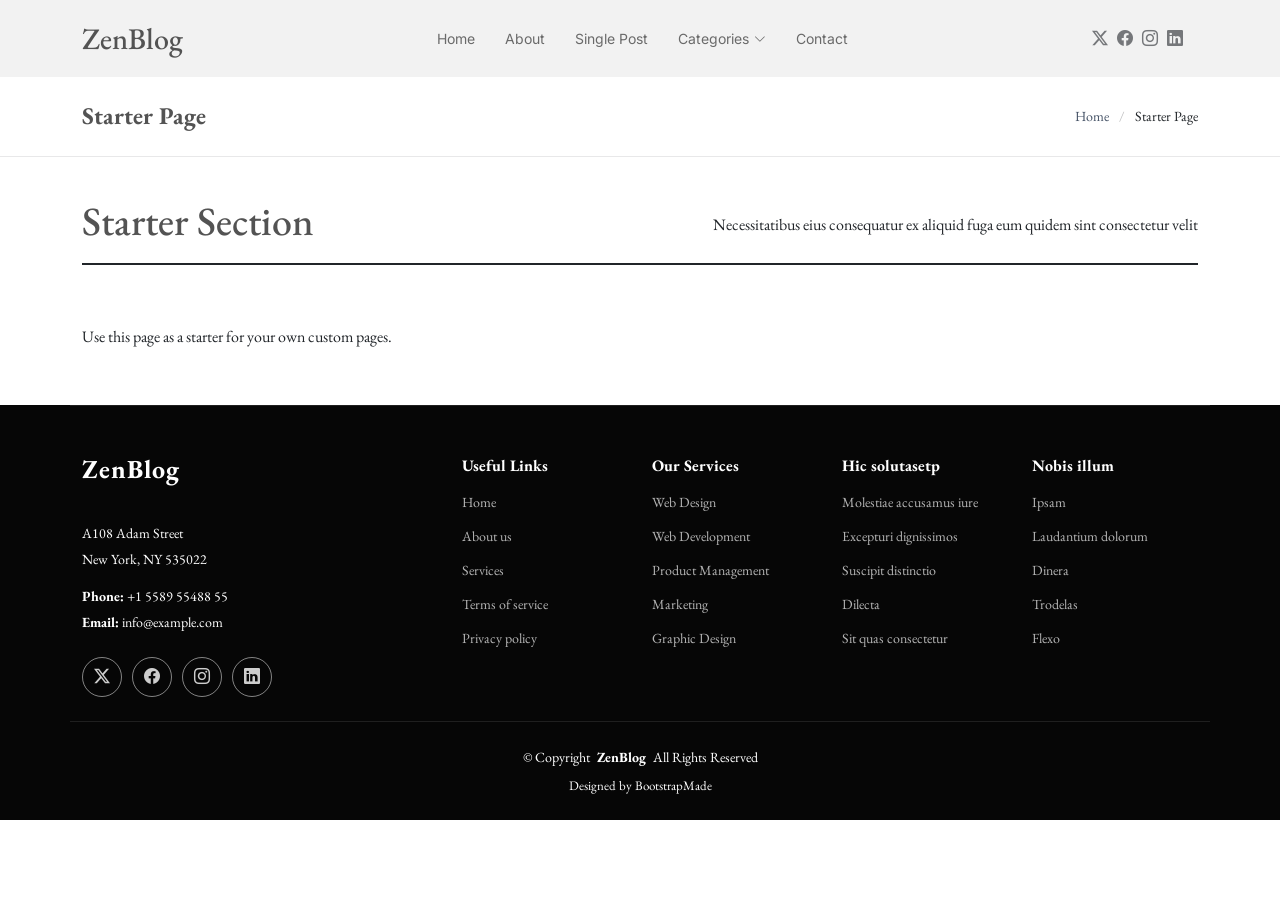
<file: bmt-design/starter-page.html>
<!DOCTYPE html>
<html lang="en">

<head>
  <meta charset="utf-8">
  <meta content="width=device-width, initial-scale=1.0" name="viewport">
  <title>Starter Page - ZenBlog Bootstrap Template</title>
  <meta name="description" content="">
  <meta name="keywords" content="">

  <!-- Favicons -->
  <link href="assets/img/favicon.png" rel="icon">
  <link href="assets/img/apple-touch-icon.png" rel="apple-touch-icon">

  <!-- Fonts -->
  <link href="https://fonts.googleapis.com" rel="preconnect">
  <link href="https://fonts.gstatic.com" rel="preconnect" crossorigin>
  <link href="https://fonts.googleapis.com/css2?family=Inter:wght@100;200;300;400;500;600;700;800;900&family=EB+Garamond:ital,wght@0,400;0,500;0,600;0,700;0,800;1,400;1,500;1,600;1,700;1,800&display=swap" rel="stylesheet">

  <!-- Vendor CSS Files -->
  <link href="assets/vendor/bootstrap/css/bootstrap.min.css" rel="stylesheet">
  <link href="assets/vendor/bootstrap-icons/bootstrap-icons.css" rel="stylesheet">
  <link href="assets/vendor/aos/aos.css" rel="stylesheet">
  <link href="assets/vendor/swiper/swiper-bundle.min.css" rel="stylesheet">

  <!-- Main CSS File -->
  <link href="assets/css/main.css" rel="stylesheet">

  <!-- =======================================================
  * Template Name: ZenBlog
  * Template URL: https://bootstrapmade.com/zenblog-bootstrap-blog-template/
  * Updated: Aug 08 2024 with Bootstrap v5.3.3
  * Author: BootstrapMade.com
  * License: https://bootstrapmade.com/license/
  ======================================================== -->
</head>

<body class="starter-page-page">

  <header id="header" class="header d-flex align-items-center sticky-top">
    <div class="container position-relative d-flex align-items-center justify-content-between">

      <a href="index.html" class="logo d-flex align-items-center me-auto me-xl-0">
        <!-- Uncomment the line below if you also wish to use an image logo -->
        <!-- <img src="assets/img/logo.png" alt=""> -->
        <h1 class="sitename">ZenBlog</h1>
      </a>

      <nav id="navmenu" class="navmenu">
        <ul>
          <li><a href="index.html">Home</a></li>
          <li><a href="about.html">About</a></li>
          <li><a href="single-post.html">Single Post</a></li>
          <li class="dropdown"><a href="#"><span>Categories</span> <i class="bi bi-chevron-down toggle-dropdown"></i></a>
            <ul>
              <li><a href="category.html">Category 1</a></li>
              <li class="dropdown"><a href="#"><span>Deep Dropdown</span> <i class="bi bi-chevron-down toggle-dropdown"></i></a>
                <ul>
                  <li><a href="#">Deep Dropdown 1</a></li>
                  <li><a href="#">Deep Dropdown 2</a></li>
                  <li><a href="#">Deep Dropdown 3</a></li>
                  <li><a href="#">Deep Dropdown 4</a></li>
                  <li><a href="#">Deep Dropdown 5</a></li>
                </ul>
              </li>
              <li><a href="category.html">Category 2</a></li>
              <li><a href="category.html">Category 3</a></li>
              <li><a href="category.html">Category 4</a></li>
            </ul>
          </li>
          <li><a href="contact.html">Contact</a></li>
        </ul>
        <i class="mobile-nav-toggle d-xl-none bi bi-list"></i>
      </nav>

      <div class="header-social-links">
        <a href="#" class="twitter"><i class="bi bi-twitter-x"></i></a>
        <a href="#" class="facebook"><i class="bi bi-facebook"></i></a>
        <a href="#" class="instagram"><i class="bi bi-instagram"></i></a>
        <a href="#" class="linkedin"><i class="bi bi-linkedin"></i></a>
      </div>

    </div>
  </header>

  <main class="main">

    <!-- Page Title -->
    <div class="page-title">
      <div class="container d-lg-flex justify-content-between align-items-center">
        <h1 class="mb-2 mb-lg-0">Starter Page</h1>
        <nav class="breadcrumbs">
          <ol>
            <li><a href="index.html">Home</a></li>
            <li class="current">Starter Page</li>
          </ol>
        </nav>
      </div>
    </div><!-- End Page Title -->

    <!-- Starter Section Section -->
    <section id="starter-section" class="starter-section section">

      <!-- Section Title -->
      <div class="container section-title" data-aos="fade-up">
        <div class="section-title-container d-flex align-items-center justify-content-between">
          <h2>Starter Section</h2>
          <p>Necessitatibus eius consequatur ex aliquid fuga eum quidem sint consectetur velit</p>
        </div>
      </div><!-- End Section Title -->

      <div class="container" data-aos="fade-up">
        <p>Use this page as a starter for your own custom pages.</p>
      </div>

    </section><!-- /Starter Section Section -->

  </main>

  <footer id="footer" class="footer dark-background">

    <div class="container footer-top">
      <div class="row gy-4">
        <div class="col-lg-4 col-md-6 footer-about">
          <a href="index.html" class="logo d-flex align-items-center">
            <span class="sitename">ZenBlog</span>
          </a>
          <div class="footer-contact pt-3">
            <p>A108 Adam Street</p>
            <p>New York, NY 535022</p>
            <p class="mt-3"><strong>Phone:</strong> <span>+1 5589 55488 55</span></p>
            <p><strong>Email:</strong> <span>info@example.com</span></p>
          </div>
          <div class="social-links d-flex mt-4">
            <a href=""><i class="bi bi-twitter-x"></i></a>
            <a href=""><i class="bi bi-facebook"></i></a>
            <a href=""><i class="bi bi-instagram"></i></a>
            <a href=""><i class="bi bi-linkedin"></i></a>
          </div>
        </div>

        <div class="col-lg-2 col-md-3 footer-links">
          <h4>Useful Links</h4>
          <ul>
            <li><a href="#">Home</a></li>
            <li><a href="#">About us</a></li>
            <li><a href="#">Services</a></li>
            <li><a href="#">Terms of service</a></li>
            <li><a href="#">Privacy policy</a></li>
          </ul>
        </div>

        <div class="col-lg-2 col-md-3 footer-links">
          <h4>Our Services</h4>
          <ul>
            <li><a href="#">Web Design</a></li>
            <li><a href="#">Web Development</a></li>
            <li><a href="#">Product Management</a></li>
            <li><a href="#">Marketing</a></li>
            <li><a href="#">Graphic Design</a></li>
          </ul>
        </div>

        <div class="col-lg-2 col-md-3 footer-links">
          <h4>Hic solutasetp</h4>
          <ul>
            <li><a href="#">Molestiae accusamus iure</a></li>
            <li><a href="#">Excepturi dignissimos</a></li>
            <li><a href="#">Suscipit distinctio</a></li>
            <li><a href="#">Dilecta</a></li>
            <li><a href="#">Sit quas consectetur</a></li>
          </ul>
        </div>

        <div class="col-lg-2 col-md-3 footer-links">
          <h4>Nobis illum</h4>
          <ul>
            <li><a href="#">Ipsam</a></li>
            <li><a href="#">Laudantium dolorum</a></li>
            <li><a href="#">Dinera</a></li>
            <li><a href="#">Trodelas</a></li>
            <li><a href="#">Flexo</a></li>
          </ul>
        </div>

      </div>
    </div>

    <div class="container copyright text-center mt-4">
      <p>© <span>Copyright</span> <strong class="px-1 sitename">ZenBlog</strong> <span>All Rights Reserved</span></p>
      <div class="credits">
        <!-- All the links in the footer should remain intact. -->
        <!-- You can delete the links only if you've purchased the pro version. -->
        <!-- Licensing information: https://bootstrapmade.com/license/ -->
        <!-- Purchase the pro version with working PHP/AJAX contact form: [buy-url] -->
        Designed by <a href="https://bootstrapmade.com/">BootstrapMade</a>
      </div>
    </div>

  </footer>

  <!-- Scroll Top -->
  <a href="#" id="scroll-top" class="scroll-top d-flex align-items-center justify-content-center"><i class="bi bi-arrow-up-short"></i></a>

  <!-- Preloader -->
  <div id="preloader"></div>

  <!-- Vendor JS Files -->
  <script src="assets/vendor/bootstrap/js/bootstrap.bundle.min.js"></script>
  <script src="assets/vendor/php-email-form/validate.js"></script>
  <script src="assets/vendor/aos/aos.js"></script>
  <script src="assets/vendor/swiper/swiper-bundle.min.js"></script>

  <!-- Main JS File -->
  <script src="assets/js/main.js"></script>

</body>

</html>
</file>
<file: bmt-design/assets/css/main.css>
/**
* Template Name: ZenBlog
* Template URL: https://bootstrapmade.com/zenblog-bootstrap-blog-template/
* Updated: Aug 08 2024 with Bootstrap v5.3.3
* Author: BootstrapMade.com
* License: https://bootstrapmade.com/license/
*/

/*--------------------------------------------------------------
# Font & Color Variables
# Help: https://bootstrapmade.com/color-system/
--------------------------------------------------------------*/
/* Fonts */
:root {
  --default-font: "EB Garamond",  system-ui, -apple-system, "Segoe UI", Roboto, "Helvetica Neue", Arial, "Noto Sans", "Liberation Sans", sans-serif, "Apple Color Emoji", "Segoe UI Emoji", "Segoe UI Symbol", "Noto Color Emoji";
  --heading-font: "EB Garamond",  sans-serif;
  --nav-font: "Inter",  sans-serif;
}

/* Global Colors - The following color variables are used throughout the website. Updating them here will change the color scheme of the entire website */
:root { 
  --background-color: #ffffff; /* Background color for the entire website, including individual sections */
  --default-color: #212529; /* Default color used for the majority of the text content across the entire website */
  --heading-color: #535353; /* Color for headings, subheadings and title throughout the website */
  --accent-color: #465367; /* Accent color that represents your brand on the website. It's used for buttons, links, and other elements that need to stand out */
  --surface-color: #ffffff; /* The surface color is used as a background of boxed elements within sections, such as cards, icon boxes, or other elements that require a visual separation from the global background. */
  --contrast-color: #ffffff; /* Contrast color for text, ensuring readability against backgrounds of accent, heading, or default colors. */
}

/* Nav Menu Colors - The following color variables are used specifically for the navigation menu. They are separate from the global colors to allow for more customization options */
:root {
  --nav-color: #6a6a6a;  /* The default color of the main navmenu links */
  --nav-hover-color: #465367; /* Applied to main navmenu links when they are hovered over or active */
  --nav-mobile-background-color: #ffffff; /* Used as the background color for mobile navigation menu */
  --nav-dropdown-background-color: #ffffff; /* Used as the background color for dropdown items that appear when hovering over primary navigation items */
  --nav-dropdown-color: #6a6a6a; /* Used for navigation links of the dropdown items in the navigation menu. */
  --nav-dropdown-hover-color: #465367; /* Similar to --nav-hover-color, this color is applied to dropdown navigation links when they are hovered over. */
}

/* Color Presets - These classes override global colors when applied to any section or element, providing reuse of the sam color scheme. */

.light-background {
  --background-color: #f9f9f9;
  --surface-color: #ffffff;
}

.dark-background {
  --background-color: #060606;
  --default-color: #ffffff;
  --heading-color: #ffffff;
  --surface-color: #252525;
  --contrast-color: #ffffff;
}

/* Smooth scroll */
:root {
  scroll-behavior: smooth;
}

/*--------------------------------------------------------------
# General Styling & Shared Classes
--------------------------------------------------------------*/
body {
  color: var(--default-color);
  background-color: var(--background-color);
  font-family: var(--default-font);
}

a {
  color: var(--accent-color);
  text-decoration: none;
  transition: 0.3s;
}

a:hover {
  color: color-mix(in srgb, var(--accent-color), transparent 25%);
  text-decoration: none;
}

h1,
h2,
h3,
h4,
h5,
h6 {
  color: var(--heading-color);
  font-family: var(--heading-font);
}

/* PHP Email Form Messages
------------------------------*/
.php-email-form .error-message {
  display: none;
  background: #df1529;
  color: #ffffff;
  text-align: left;
  padding: 15px;
  margin-bottom: 24px;
  font-weight: 600;
}

.php-email-form .sent-message {
  display: none;
  color: #ffffff;
  background: #059652;
  text-align: center;
  padding: 15px;
  margin-bottom: 24px;
  font-weight: 600;
}

.php-email-form .loading {
  display: none;
  background: var(--surface-color);
  text-align: center;
  padding: 15px;
  margin-bottom: 24px;
}

.php-email-form .loading:before {
  content: "";
  display: inline-block;
  border-radius: 50%;
  width: 24px;
  height: 24px;
  margin: 0 10px -6px 0;
  border: 3px solid var(--accent-color);
  border-top-color: var(--surface-color);
  animation: php-email-form-loading 1s linear infinite;
}

@keyframes php-email-form-loading {
  0% {
    transform: rotate(0deg);
  }

  100% {
    transform: rotate(360deg);
  }
}

/*--------------------------------------------------------------
# Global Header
--------------------------------------------------------------*/
.header {
  --background-color: #f2f2f2;
  color: var(--default-color);
  background-color: var(--background-color);
  padding: 10px 0;
  transition: all 0.5s;
  z-index: 997;
}

.header .logo {
  line-height: 1;
}

.header .logo img {
  max-height: 36px;
  margin-right: 8px;
}

.header .logo h1 {
  font-size: 30px;
  margin: 0;
  font-weight: 500;
  color: var(--heading-color);
}

.header .header-social-links {
  padding-right: 15px;
}

.header .header-social-links a {
  color: color-mix(in srgb, var(--default-color), transparent 40%);
  padding-left: 6px;
  display: inline-block;
  transition: 0.3s;
  font-size: 16px;
}

.header .header-social-links a:hover {
  color: var(--accent-color);
}

.header .header-social-links a i {
  line-height: 0px;
}

@media (max-width: 1200px) {
  .header .logo {
    order: 1;
  }

  .header .header-social-links {
    order: 2;
  }

  .header .navmenu {
    order: 3;
  }
}

/*--------------------------------------------------------------
# Navigation Menu
--------------------------------------------------------------*/
/* Navmenu - Desktop */
@media (min-width: 1200px) {
  .navmenu {
    padding: 0;
  }

  .navmenu ul {
    margin: 0;
    padding: 0;
    display: flex;
    list-style: none;
    align-items: center;
  }

  .navmenu li {
    position: relative;
  }

  .navmenu a,
  .navmenu a:focus {
    color: var(--nav-color);
    padding: 18px 15px;
    font-size: 14px;
    font-family: var(--nav-font);
    font-weight: 400;
    display: flex;
    align-items: center;
    justify-content: space-between;
    white-space: nowrap;
    transition: 0.3s;
  }

  .navmenu a i,
  .navmenu a:focus i {
    font-size: 12px;
    line-height: 0;
    margin-left: 5px;
    transition: 0.3s;
  }

  .navmenu li:last-child a {
    padding-right: 0;
  }

  .navmenu li:hover>a,
  .navmenu .active,
  .navmenu .active:focus {
    color: var(--nav-hover-color);
  }

  .navmenu .dropdown ul {
    margin: 0;
    padding: 10px 0;
    background: var(--nav-dropdown-background-color);
    display: block;
    position: absolute;
    visibility: hidden;
    left: 14px;
    top: 130%;
    opacity: 0;
    transition: 0.3s;
    border-radius: 4px;
    z-index: 99;
    box-shadow: 0px 0px 30px rgba(0, 0, 0, 0.1);
  }

  .navmenu .dropdown ul li {
    min-width: 200px;
  }

  .navmenu .dropdown ul a {
    padding: 10px 20px;
    font-size: 15px;
    text-transform: none;
    color: var(--nav-dropdown-color);
  }

  .navmenu .dropdown ul a i {
    font-size: 12px;
  }

  .navmenu .dropdown ul a:hover,
  .navmenu .dropdown ul .active:hover,
  .navmenu .dropdown ul li:hover>a {
    color: var(--nav-dropdown-hover-color);
  }

  .navmenu .dropdown:hover>ul {
    opacity: 1;
    top: 100%;
    visibility: visible;
  }

  .navmenu .dropdown .dropdown ul {
    top: 0;
    left: -90%;
    visibility: hidden;
  }

  .navmenu .dropdown .dropdown:hover>ul {
    opacity: 1;
    top: 0;
    left: -100%;
    visibility: visible;
  }
}

/* Navmenu - Mobile */
@media (max-width: 1199px) {
  .mobile-nav-toggle {
    color: var(--nav-color);
    font-size: 28px;
    line-height: 0;
    margin-right: 10px;
    cursor: pointer;
    transition: color 0.3s;
  }

  .navmenu {
    padding: 0;
    z-index: 9997;
  }

  .navmenu ul {
    display: none;
    list-style: none;
    position: absolute;
    inset: 60px 20px 20px 20px;
    padding: 10px 0;
    margin: 0;
    border-radius: 6px;
    background-color: var(--nav-mobile-background-color);
    overflow-y: auto;
    transition: 0.3s;
    z-index: 9998;
    box-shadow: 0px 0px 30px rgba(0, 0, 0, 0.1);
  }

  .navmenu a,
  .navmenu a:focus {
    color: var(--nav-dropdown-color);
    padding: 10px 20px;
    font-family: var(--nav-font);
    font-size: 17px;
    font-weight: 500;
    display: flex;
    align-items: center;
    justify-content: space-between;
    white-space: nowrap;
    transition: 0.3s;
  }

  .navmenu a i,
  .navmenu a:focus i {
    font-size: 12px;
    line-height: 0;
    margin-left: 5px;
    width: 30px;
    height: 30px;
    display: flex;
    align-items: center;
    justify-content: center;
    border-radius: 50%;
    transition: 0.3s;
    background-color: color-mix(in srgb, var(--accent-color), transparent 90%);
  }

  .navmenu a i:hover,
  .navmenu a:focus i:hover {
    background-color: var(--accent-color);
    color: var(--contrast-color);
  }

  .navmenu a:hover,
  .navmenu .active,
  .navmenu .active:focus {
    color: var(--nav-dropdown-hover-color);
  }

  .navmenu .active i,
  .navmenu .active:focus i {
    background-color: var(--accent-color);
    color: var(--contrast-color);
    transform: rotate(180deg);
  }

  .navmenu .dropdown ul {
    position: static;
    display: none;
    z-index: 99;
    padding: 10px 0;
    margin: 10px 20px;
    background-color: var(--nav-dropdown-background-color);
    border: 1px solid color-mix(in srgb, var(--default-color), transparent 90%);
    box-shadow: none;
    transition: all 0.5s ease-in-out;
  }

  .navmenu .dropdown ul ul {
    background-color: rgba(33, 37, 41, 0.1);
  }

  .navmenu .dropdown>.dropdown-active {
    display: block;
    background-color: rgba(33, 37, 41, 0.03);
  }

  .mobile-nav-active {
    overflow: hidden;
  }

  .mobile-nav-active .mobile-nav-toggle {
    color: #fff;
    position: absolute;
    font-size: 32px;
    top: 15px;
    right: 15px;
    margin-right: 0;
    z-index: 9999;
  }

  .mobile-nav-active .navmenu {
    position: fixed;
    overflow: hidden;
    inset: 0;
    background: rgba(33, 37, 41, 0.8);
    transition: 0.3s;
  }

  .mobile-nav-active .navmenu>ul {
    display: block;
  }
}

/*--------------------------------------------------------------
# Global Footer
--------------------------------------------------------------*/
.footer {
  color: var(--default-color);
  background-color: var(--background-color);
  font-size: 14px;
  position: relative;
}

.footer .footer-top {
  padding-top: 50px;
  border-top: 1px solid color-mix(in srgb, var(--default-color), transparent 90%);
}

.footer .footer-about .logo {
  line-height: 1;
  margin-bottom: 25px;
}

.footer .footer-about .logo img {
  max-height: 40px;
  margin-right: 6px;
}

.footer .footer-about .logo span {
  color: var(--heading-color);
  font-family: var(--heading-font);
  font-size: 26px;
  font-weight: 700;
  letter-spacing: 1px;
}

.footer .footer-about p {
  font-size: 14px;
  font-family: var(--heading-font);
}

.footer .social-links a {
  display: flex;
  align-items: center;
  justify-content: center;
  width: 40px;
  height: 40px;
  border-radius: 50%;
  border: 1px solid color-mix(in srgb, var(--default-color), transparent 50%);
  font-size: 16px;
  color: color-mix(in srgb, var(--default-color), transparent 20%);
  margin-right: 10px;
  transition: 0.3s;
}

.footer .social-links a:hover {
  color: var(--accent-color);
  border-color: var(--accent-color);
}

.footer h4 {
  font-size: 16px;
  font-weight: bold;
  position: relative;
  padding-bottom: 12px;
}

.footer .footer-links {
  margin-bottom: 30px;
}

.footer .footer-links ul {
  list-style: none;
  padding: 0;
  margin: 0;
}

.footer .footer-links ul i {
  padding-right: 2px;
  font-size: 12px;
  line-height: 0;
}

.footer .footer-links ul li {
  padding: 10px 0;
  display: flex;
  align-items: center;
}

.footer .footer-links ul li:first-child {
  padding-top: 0;
}

.footer .footer-links ul a {
  color: color-mix(in srgb, var(--default-color), transparent 30%);
  display: inline-block;
  line-height: 1;
}

.footer .footer-links ul a:hover {
  color: var(--accent-color);
}

.footer .footer-contact p {
  margin-bottom: 5px;
}

.footer .copyright {
  padding: 25px 0;
  border-top: 1px solid color-mix(in srgb, var(--default-color), transparent 90%);
}

.footer .copyright p {
  margin-bottom: 0;
}

.footer .credits {
  margin-top: 8px;
  font-size: 13px;
}

.footer .credits a {
  color: var(--default-color);
}

/*--------------------------------------------------------------
# Preloader
--------------------------------------------------------------*/
#preloader {
  position: fixed;
  inset: 0;
  z-index: 999999;
  overflow: hidden;
  background: var(--background-color);
  transition: all 0.6s ease-out;
}

#preloader:before {
  content: "";
  position: fixed;
  top: calc(50% - 30px);
  left: calc(50% - 30px);
  border: 6px solid #ffffff;
  border-color: var(--accent-color) transparent var(--accent-color) transparent;
  border-radius: 50%;
  width: 60px;
  height: 60px;
  animation: animate-preloader 1.5s linear infinite;
}

@keyframes animate-preloader {
  0% {
    transform: rotate(0deg);
  }

  100% {
    transform: rotate(360deg);
  }
}

/*--------------------------------------------------------------
# Scroll Top Button
--------------------------------------------------------------*/
.scroll-top {
  position: fixed;
  visibility: hidden;
  opacity: 0;
  right: 15px;
  bottom: 15px;
  z-index: 99999;
  background-color: var(--accent-color);
  width: 40px;
  height: 40px;
  border-radius: 4px;
  transition: all 0.4s;
}

.scroll-top i {
  font-size: 24px;
  color: var(--contrast-color);
  line-height: 0;
}

.scroll-top:hover {
  background-color: color-mix(in srgb, var(--accent-color), transparent 20%);
  color: var(--contrast-color);
}

.scroll-top.active {
  visibility: visible;
  opacity: 1;
}

/*--------------------------------------------------------------
# Disable aos animation delay on mobile devices
--------------------------------------------------------------*/
@media screen and (max-width: 768px) {
  [data-aos-delay] {
    transition-delay: 0 !important;
  }
}

/*--------------------------------------------------------------
# Global Page Titles & Breadcrumbs
--------------------------------------------------------------*/
.page-title {
  color: var(--default-color);
  background-color: var(--background-color);
  padding: 25px 0;
  position: relative;
  border-bottom: 1px solid color-mix(in srgb, var(--default-color), transparent 90%);
}

.page-title h1 {
  font-size: 24px;
  font-weight: 700;
}

.page-title .breadcrumbs ol {
  display: flex;
  flex-wrap: wrap;
  list-style: none;
  padding: 0;
  margin: 0;
  font-size: 14px;
  font-weight: 400;
}

.page-title .breadcrumbs ol li+li {
  padding-left: 10px;
}

.page-title .breadcrumbs ol li+li::before {
  content: "/";
  display: inline-block;
  padding-right: 10px;
  color: color-mix(in srgb, var(--default-color), transparent 70%);
}

/*--------------------------------------------------------------
# Global Sections
--------------------------------------------------------------*/
section,
.section {
  color: var(--default-color);
  background-color: var(--background-color);
  padding: 40px 0;
  scroll-margin-top: 90px;
  overflow: clip;
}

@media (max-width: 1199px) {

  section,
  .section {
    scroll-margin-top: 66px;
  }
}

/*--------------------------------------------------------------
# Global Section Titles
--------------------------------------------------------------*/
.section-title {
  margin-bottom: 60px;
  position: relative;
}

.section-title .section-title-container {
  padding-bottom: 10px;
  border-bottom: 2px solid var(--default-color);
}

.section-title h2 {
  font-size: 40px;
  font-weight: 0;
}

.section-title p {
  margin-bottom: 0;
}

.section-title p a {
  color: var(--default-color);
  text-transform: uppercase;
  font-size: 12px;
  letter-spacing: 0.5px;
  border-bottom: 1.5px solid var(--default-color);
  font-family: var(--nav-font);
  font-weight: 500;
  padding-bottom: 2px;
}

/*--------------------------------------------------------------
# Slider Section
--------------------------------------------------------------*/
.slider {
  background-color: transparent;
}

.slider .swiper-pagination .swiper-pagination-bullet {
  background-color: color-mix(in srgb, var(--default-color) 90%, white 15%);
}

.slider .swiper-pagination .swiper-pagination-bullet-active {
  background-color: var(--accent-color);
}

.slider .swiper-wrapper {
  height: auto !important;
}

.slider .swiper-slide {
  min-height: 500px;
  position: relative;
  display: flex;
  align-items: flex-end;
  background-repeat: no-repeat;
  background-size: cover;
}

.slider .swiper-slide::before {
  content: "";
  position: absolute;
  top: 0;
  left: 0;
  width: 100%;
  height: 100%;
  background: color-mix(in srgb, var(--background-color), transparent 50%);
}

@media (max-width: 575px) {
  .slider .swiper-slide {
    min-height: 300px;
  }
}

.slider .swiper-button-prev:after,
.slider .swiper-button-next:after {
  font-size: 24px;
  color: color-mix(in srgb, var(--default-color), transparent 50%);
}

.slider .content {
  padding: 60px 80px;
  max-width: 700px;
  position: relative;
}

.slider .content a,
.slider .content h2,
.slider .content p {
  color: var(--default-color);
}

/*--------------------------------------------------------------
# Trending Category Section
--------------------------------------------------------------*/
.trending-category .post-entry {
  margin-bottom: 30px;
}

.trending-category .post-entry img {
  margin-bottom: 30px;
}

.trending-category .post-entry h2 {
  margin-bottom: 20px;
  font-size: 20px;
  font-weight: 600;
  line-height: 1.2;
}

.trending-category .post-entry h2 a {
  color: var(--heading-color);
}

.trending-category .post-entry h2 a:hover {
  text-decoration: underline;
}

.trending-category .post-entry.lg h2 {
  font-size: 40px;
  line-height: 1;
}

.trending-category .post-meta {
  font-size: 11px;
  letter-spacing: 0.07rem;
  text-transform: uppercase;
  font-weight: 600;
  color: color-mix(in srgb, var(--default-color), transparent 50%);
  margin-bottom: 10px;
}

.trending-category .custom-border {
  border-color: color-mix(in srgb, var(--default-color), transparent 90%) !important;
}

@media (max-width: 768px) {
  .trending-category .custom-border {
    border: none !important;
  }
}

.trending-category .author .photo {
  margin-right: 10px;
}

.trending-category .author .photo img {
  width: 40px;
  border-radius: 50%;
  margin-bottom: 0;
}

.trending-category .author .name h3 {
  margin: 0;
  padding: 0;
  font-size: 15px;
  font-family: var(--default-font);
}

.trending-category .trending {
  border: 1px solid color-mix(in srgb, var(--default-color), transparent 90%);
}

.trending-category .trending>h3 {
  color: var(--default-color);
  padding: 20px;
  border-bottom: 1px solid color-mix(in srgb, var(--default-color), transparent 90%);
}

.trending-category .trending .trending-post {
  padding: 0;
  margin: 0;
}

.trending-category .trending .trending-post li {
  padding: 0;
  margin: 0;
  list-style: none;
  display: block;
}

.trending-category .trending .trending-post li a {
  display: block;
  padding: 20px;
  border-bottom: 1px solid color-mix(in srgb, var(--default-color), transparent 90%);
  position: relative;
  overflow: hidden;
  z-index: 2;
}

.trending-category .trending .trending-post li a .number {
  position: absolute;
  z-index: 1;
  font-size: 5rem;
  left: -10px;
  top: -20px;
  font-weight: 700;
  font-family: var(--heading-font);
  color: color-mix(in srgb, var(--default-color), transparent 95%);
}

.trending-category .trending .trending-post li a h3 {
  font-size: 18px;
  color: var(--default-color);
  transition: 0.3s;
}

.trending-category .trending .trending-post li a .author {
  color: color-mix(in srgb, var(--default-color), transparent 50%);
  font-weight: 500;
}

.trending-category .trending .trending-post li a:hover h3 {
  color: var(--default-color);
  text-decoration: underline;
}

.trending-category .trending .trending-post li:last-child a {
  border-bottom: none;
}

/*--------------------------------------------------------------
# Culture Category Section
--------------------------------------------------------------*/
.culture-category .post-entry {
  margin-bottom: 30px;
}

.culture-category .post-entry h3 a {
  color: var(--heading-color);
  font-weight: 600;
}

.culture-category .post-entry h3 a:hover {
  text-decoration: underline;
}

.culture-category .post-entry .thumbnail {
  flex: 0 0 65%;
}

@media (max-width: 960px) {
  .culture-category .post-entry .thumbnail {
    flex: 0 0 100%;
    margin-bottom: 20px;
  }
}

.culture-category .post-entry.half .thumbnail {
  flex: 0 0 50%;
}

@media (max-width: 768px) {
  .culture-category .post-entry.half .thumbnail {
    flex: 0 0 100%;
    margin-bottom: 20px;
  }
}

.culture-category .post-entry.small-img .thumbnail {
  flex: 0 0 30%;
}

@media (max-width: 768px) {
  .culture-category .post-entry.small-img .thumbnail {
    flex: 0 0 100%;
    margin-bottom: 20px;
  }
}

.culture-category .border-bottom {
  border-color: color-mix(in srgb, var(--default-color), transparent 90%) !important;
}

.culture-category .post-meta {
  font-size: 11px;
  letter-spacing: 0.07rem;
  text-transform: uppercase;
  font-weight: 600;
  color: color-mix(in srgb, var(--default-color), transparent 50%);
  margin-bottom: 10px;
}

.culture-category .author .photo {
  margin-right: 10px;
}

.culture-category .author .photo img {
  width: 40px;
  border-radius: 50%;
  margin-bottom: 0;
}

.culture-category .author .name h3 {
  margin: 0;
  padding: 0;
  font-size: 15px;
  font-family: var(--default-font);
}

.culture-category .post-list {
  margin-bottom: 30px;
}

.culture-category .post-list img {
  margin-bottom: 30px;
}

.culture-category .post-list h2 {
  margin-bottom: 20px;
  font-size: 20px;
  font-weight: 600;
  line-height: 1.2;
}

.culture-category .post-list h2 a {
  color: var(--heading-color);
}

.culture-category .post-list h2 a:hover {
  text-decoration: underline;
}

.culture-category .post-list.lg h2 {
  font-size: 40px;
  line-height: 1;
}

/*--------------------------------------------------------------
# Business Category Section
--------------------------------------------------------------*/
.business-category .post-entry {
  margin-bottom: 30px;
}

.business-category .post-entry h3 a {
  color: var(--heading-color);
  font-weight: 600;
}

.business-category .post-entry h3 a:hover {
  text-decoration: underline;
}

.business-category .post-entry .thumbnail {
  flex: 0 0 65%;
}

@media (max-width: 960px) {
  .business-category .post-entry .thumbnail {
    flex: 0 0 100%;
    margin-bottom: 20px;
  }
}

.business-category .post-entry.half .thumbnail {
  flex: 0 0 50%;
}

@media (max-width: 768px) {
  .business-category .post-entry.half .thumbnail {
    flex: 0 0 100%;
    margin-bottom: 20px;
  }
}

.business-category .post-entry.small-img .thumbnail {
  flex: 0 0 30%;
}

@media (max-width: 768px) {
  .business-category .post-entry.small-img .thumbnail {
    flex: 0 0 100%;
    margin-bottom: 20px;
  }
}

.business-category .border-bottom {
  border-color: color-mix(in srgb, var(--default-color), transparent 90%) !important;
}

.business-category .post-meta {
  font-size: 11px;
  letter-spacing: 0.07rem;
  text-transform: uppercase;
  font-weight: 600;
  color: color-mix(in srgb, var(--default-color), transparent 50%);
  margin-bottom: 10px;
}

.business-category .author .photo {
  margin-right: 10px;
}

.business-category .author .photo img {
  width: 40px;
  border-radius: 50%;
  margin-bottom: 0;
}

.business-category .author .name h3 {
  margin: 0;
  padding: 0;
  font-size: 15px;
  font-family: var(--default-font);
}

.business-category .post-list {
  margin-bottom: 30px;
}

.business-category .post-list img {
  margin-bottom: 30px;
}

.business-category .post-list h2 {
  margin-bottom: 20px;
  font-size: 20px;
  font-weight: 600;
  line-height: 1.2;
}

.business-category .post-list h2 a {
  color: var(--heading-color);
}

.business-category .post-list h2 a:hover {
  text-decoration: underline;
}

.business-category .post-list.lg h2 {
  font-size: 40px;
  line-height: 1;
}

/*--------------------------------------------------------------
# Lifestyle Category Section
--------------------------------------------------------------*/
.lifestyle-category .post-meta {
  font-size: 11px;
  letter-spacing: 0.07rem;
  text-transform: uppercase;
  font-weight: 600;
  color: color-mix(in srgb, var(--default-color), transparent 50%);
  margin-bottom: 10px;
}

.lifestyle-category .author .photo {
  margin-right: 10px;
}

.lifestyle-category .author .photo img {
  width: 40px;
  border-radius: 50%;
  margin-bottom: 0;
}

.lifestyle-category .author .name h3 {
  margin: 0;
  padding: 0;
  font-size: 15px;
  font-family: var(--default-font);
}

.lifestyle-category .custom-border,
.lifestyle-category .border-bottom {
  border-color: color-mix(in srgb, var(--default-color), transparent 90%) !important;
}

.lifestyle-category .post-list {
  margin-bottom: 30px;
}

.lifestyle-category .post-list img {
  margin-bottom: 30px;
}

.lifestyle-category .post-list h2 {
  margin-bottom: 20px;
  font-size: 20px;
  font-weight: 600;
  line-height: 1.2;
}

.lifestyle-category .post-list h2 a {
  color: var(--heading-color);
}

.lifestyle-category .post-list h2 a:hover {
  text-decoration: underline;
}

.lifestyle-category .post-list.lg h2 {
  font-size: 40px;
  line-height: 1;
}

/*--------------------------------------------------------------
# About Section
--------------------------------------------------------------*/
.about .content .who-we-are {
  text-transform: uppercase;
  margin-bottom: 15px;
  color: color-mix(in srgb, var(--default-color), transparent 40%);
}

.about .content h3 {
  font-size: 2rem;
  font-weight: 700;
}

.about .content ul {
  list-style: none;
  padding: 0;
}

.about .content ul li {
  padding-bottom: 10px;
}

.about .content ul i {
  font-size: 1.25rem;
  margin-right: 4px;
  color: var(--accent-color);
}

.about .content p:last-child {
  margin-bottom: 0;
}

.about .content .read-more {
  background: var(--accent-color);
  color: var(--contrast-color);
  font-family: var(--heading-font);
  font-weight: 500;
  font-size: 16px;
  letter-spacing: 1px;
  padding: 12px 24px;
  border-radius: 5px;
  transition: 0.3s;
  display: inline-flex;
  align-items: center;
  justify-content: center;
}

.about .content .read-more i {
  font-size: 18px;
  margin-left: 5px;
  line-height: 0;
  transition: 0.3s;
}

.about .content .read-more:hover {
  background: color-mix(in srgb, var(--accent-color), transparent 20%);
  padding-right: 19px;
}

.about .content .read-more:hover i {
  margin-left: 10px;
}

.about .about-images img {
  border-radius: 10px;
}

/*--------------------------------------------------------------
# Team Section
--------------------------------------------------------------*/
.team .team-member {
  background-color: var(--surface-color);
  box-shadow: 0px 2px 15px rgba(0, 0, 0, 0.1);
  position: relative;
  border-radius: 5px;
  transition: 0.5s;
  padding: 30px;
  height: 100%;
}

@media (max-width: 468px) {
  .team .team-member {
    flex-direction: column;
    justify-content: center !important;
    align-items: center !important;
  }
}

.team .team-member .pic {
  overflow: hidden;
  width: 150px;
  border-radius: 50%;
  flex-shrink: 0;
}

.team .team-member .pic img {
  transition: ease-in-out 0.3s;
}

.team .team-member:hover {
  transform: translateY(-10px);
}

.team .team-member .member-info {
  padding-left: 30px;
}

@media (max-width: 468px) {
  .team .team-member .member-info {
    padding: 30px 0 0 0;
    text-align: center;
  }
}

.team .team-member h4 {
  font-weight: 700;
  margin-bottom: 5px;
  font-size: 20px;
}

.team .team-member span {
  display: block;
  font-size: 15px;
  padding-bottom: 10px;
  position: relative;
  font-weight: 500;
}

.team .team-member span::after {
  content: "";
  position: absolute;
  display: block;
  width: 50px;
  height: 1px;
  background: color-mix(in srgb, var(--default-color), transparent 85%);
  bottom: 0;
  left: 0;
}

@media (max-width: 468px) {
  .team .team-member span::after {
    left: calc(50% - 25px);
  }
}

.team .team-member p {
  margin: 10px 0 0 0;
  font-size: 14px;
}

.team .team-member .social {
  margin-top: 12px;
  display: flex;
  align-items: center;
  justify-content: start;
  width: 100%;
}

@media (max-width: 468px) {
  .team .team-member .social {
    justify-content: center;
  }
}

.team .team-member .social a {
  background: color-mix(in srgb, var(--default-color), transparent 94%);
  transition: ease-in-out 0.3s;
  display: flex;
  align-items: center;
  justify-content: center;
  border-radius: 50px;
  width: 36px;
  height: 36px;
}

.team .team-member .social a i {
  color: color-mix(in srgb, var(--default-color), transparent 20%);
  font-size: 16px;
  margin: 0 2px;
}

.team .team-member .social a:hover {
  background: var(--accent-color);
}

.team .team-member .social a:hover i {
  color: var(--contrast-color);
}

.team .team-member .social a+a {
  margin-left: 8px;
}

/*--------------------------------------------------------------
# Starter Section Section
--------------------------------------------------------------*/
.starter-section {
  /* Add your styles here */
}

/*--------------------------------------------------------------
# Blog Details Section
--------------------------------------------------------------*/
.blog-details {
  padding-bottom: 30px;
}

.blog-details .article {
  background-color: var(--surface-color);
  padding: 30px;
  box-shadow: 0 4px 16px rgba(0, 0, 0, 0.1);
}

.blog-details .post-img {
  margin: -30px -30px 20px -30px;
  overflow: hidden;
}

.blog-details .title {
  color: var(--heading-color);
  font-size: 28px;
  font-weight: 700;
  padding: 0;
  margin: 30px 0;
}

.blog-details .content {
  margin-top: 20px;
}

.blog-details .content h3 {
  font-size: 22px;
  margin-top: 30px;
  font-weight: bold;
}

.blog-details .content blockquote {
  overflow: hidden;
  background-color: color-mix(in srgb, var(--default-color), transparent 95%);
  padding: 60px;
  position: relative;
  text-align: center;
  margin: 20px 0;
}

.blog-details .content blockquote p {
  color: var(--default-color);
  line-height: 1.6;
  margin-bottom: 0;
  font-style: italic;
  font-weight: 500;
  font-size: 22px;
}

.blog-details .content blockquote:after {
  content: "";
  position: absolute;
  left: 0;
  top: 0;
  bottom: 0;
  width: 3px;
  background-color: var(--accent-color);
  margin-top: 20px;
  margin-bottom: 20px;
}

.blog-details .meta-top {
  margin-top: 20px;
  color: color-mix(in srgb, var(--default-color), transparent 40%);
}

.blog-details .meta-top ul {
  display: flex;
  flex-wrap: wrap;
  list-style: none;
  align-items: center;
  padding: 0;
  margin: 0;
}

.blog-details .meta-top ul li+li {
  padding-left: 20px;
}

.blog-details .meta-top i {
  font-size: 16px;
  margin-right: 8px;
  line-height: 0;
  color: color-mix(in srgb, var(--default-color), transparent 40%);
}

.blog-details .meta-top a {
  color: color-mix(in srgb, var(--default-color), transparent 40%);
  font-size: 14px;
  display: inline-block;
  line-height: 1;
}

.blog-details .meta-bottom {
  padding-top: 10px;
  border-top: 1px solid color-mix(in srgb, var(--default-color), transparent 90%);
}

.blog-details .meta-bottom i {
  color: color-mix(in srgb, var(--default-color), transparent 40%);
  display: inline;
}

.blog-details .meta-bottom a {
  color: color-mix(in srgb, var(--default-color), transparent 40%);
  transition: 0.3s;
}

.blog-details .meta-bottom a:hover {
  color: var(--accent-color);
}

.blog-details .meta-bottom .cats {
  list-style: none;
  display: inline;
  padding: 0 20px 0 0;
  font-size: 14px;
}

.blog-details .meta-bottom .cats li {
  display: inline-block;
}

.blog-details .meta-bottom .tags {
  list-style: none;
  display: inline;
  padding: 0;
  font-size: 14px;
}

.blog-details .meta-bottom .tags li {
  display: inline-block;
}

.blog-details .meta-bottom .tags li+li::before {
  padding-right: 6px;
  color: var(--default-color);
  content: ",";
}

.blog-details .meta-bottom .share {
  font-size: 16px;
}

.blog-details .meta-bottom .share i {
  padding-left: 5px;
}

/*--------------------------------------------------------------
# Blog Comments Section
--------------------------------------------------------------*/
.blog-comments {
  padding: 10px 0;
}

.blog-comments .comments-count {
  font-weight: bold;
}

.blog-comments .comment {
  margin-top: 30px;
  position: relative;
}

.blog-comments .comment .comment-img {
  margin-right: 14px;
}

.blog-comments .comment .comment-img img {
  width: 60px;
}

.blog-comments .comment h5 {
  font-size: 16px;
  margin-bottom: 2px;
}

.blog-comments .comment h5 a {
  font-weight: bold;
  color: var(--default-color);
  transition: 0.3s;
}

.blog-comments .comment h5 a:hover {
  color: var(--accent-color);
}

.blog-comments .comment h5 .reply {
  padding-left: 10px;
  color: color-mix(in srgb, var(--default-color), transparent 20%);
}

.blog-comments .comment h5 .reply i {
  font-size: 20px;
}

.blog-comments .comment time {
  display: block;
  font-size: 14px;
  color: color-mix(in srgb, var(--default-color), transparent 40%);
  margin-bottom: 5px;
}

.blog-comments .comment.comment-reply {
  padding-left: 40px;
}

/*--------------------------------------------------------------
# Comment Form Section
--------------------------------------------------------------*/
.comment-form {
  padding-top: 10px;
}

.comment-form form {
  background-color: var(--surface-color);
  margin-top: 30px;
  padding: 30px;
  box-shadow: 0 4px 16px rgba(0, 0, 0, 0.1);
}

.comment-form form h4 {
  font-weight: bold;
  font-size: 22px;
}

.comment-form form p {
  font-size: 14px;
}

.comment-form form input {
  background-color: var(--surface-color);
  color: var(--default-color);
  border: 1px solid color-mix(in srgb, var(--default-color), transparent 70%);
  font-size: 14px;
  border-radius: 4px;
  padding: 10px 10px;
}

.comment-form form input:focus {
  color: var(--default-color);
  background-color: var(--surface-color);
  box-shadow: none;
  border-color: var(--accent-color);
}

.comment-form form input::placeholder {
  color: color-mix(in srgb, var(--default-color), transparent 50%);
}

.comment-form form textarea {
  background-color: var(--surface-color);
  color: var(--default-color);
  border: 1px solid color-mix(in srgb, var(--default-color), transparent 70%);
  border-radius: 4px;
  padding: 10px 10px;
  font-size: 14px;
  height: 120px;
}

.comment-form form textarea:focus {
  color: var(--default-color);
  box-shadow: none;
  border-color: var(--accent-color);
  background-color: var(--surface-color);
}

.comment-form form textarea::placeholder {
  color: color-mix(in srgb, var(--default-color), transparent 50%);
}

.comment-form form .form-group {
  margin-bottom: 25px;
}

.comment-form form .btn-primary {
  border-radius: 4px;
  padding: 10px 20px;
  border: 0;
  background-color: var(--accent-color);
  color: var(--contrast-color);
}

.comment-form form .btn-primary:hover {
  color: var(--contrast-color);
  background-color: color-mix(in srgb, var(--accent-color), transparent 20%);
}

/*--------------------------------------------------------------
# Blog Posts Section
--------------------------------------------------------------*/
.blog-posts article {
  background-color: var(--surface-color);
  box-shadow: 0px 2px 20px rgba(0, 0, 0, 0.1);
  transition: 0.3s;
}

.blog-posts .post-img img {
  transition: 0.5s;
}

.blog-posts .post-date {
  background-color: var(--accent-color);
  color: var(--contrast-color);
  position: absolute;
  right: 0;
  bottom: 0;
  text-transform: uppercase;
  font-size: 13px;
  padding: 6px 12px;
  font-weight: 500;
}

.blog-posts .post-content {
  padding: 30px;
}

.blog-posts .post-title {
  font-size: 20px;
  color: var(--heading-color);
  font-weight: 700;
  transition: 0.3s;
  margin-bottom: 15px;
}

.blog-posts .meta i {
  font-size: 16px;
  color: var(--accent-color);
}

.blog-posts .meta span {
  font-size: 15px;
  color: color-mix(in srgb, var(--default-color), transparent 40%);
}

.blog-posts p {
  margin-top: 20px;
}

.blog-posts hr {
  color: color-mix(in srgb, var(--default-color), transparent 60%);
  margin-bottom: 15px;
}

.blog-posts .readmore {
  display: flex;
  align-items: center;
  font-weight: 600;
  line-height: 1;
  transition: 0.3s;
  color: color-mix(in srgb, var(--heading-color), transparent 20%);
}

.blog-posts .readmore i {
  line-height: 0;
  margin-left: 6px;
  font-size: 16px;
}

.blog-posts article:hover .post-title,
.blog-posts article:hover .readmore {
  color: var(--accent-color);
}

.blog-posts article:hover .post-img img {
  transform: scale(1.1);
}

/*--------------------------------------------------------------
# Blog Pagination Section
--------------------------------------------------------------*/
.blog-pagination {
  padding-top: 0;
  color: color-mix(in srgb, var(--default-color), transparent 40%);
}

.blog-pagination ul {
  display: flex;
  padding: 0;
  margin: 0;
  list-style: none;
}

.blog-pagination li {
  margin: 0 5px;
  transition: 0.3s;
}

.blog-pagination li a {
  color: color-mix(in srgb, var(--default-color), transparent 40%);
  padding: 7px 16px;
  display: flex;
  align-items: center;
  justify-content: center;
}

.blog-pagination li a.active,
.blog-pagination li a:hover {
  background: var(--accent-color);
  color: var(--contrast-color);
}

.blog-pagination li a.active a,
.blog-pagination li a:hover a {
  color: var(--contrast-color);
}

/*--------------------------------------------------------------
# Contact Section
--------------------------------------------------------------*/
.contact .info-item+.info-item {
  margin-top: 40px;
}

.contact .info-item i {
  color: var(--contrast-color);
  background: var(--accent-color);
  font-size: 20px;
  width: 44px;
  height: 44px;
  display: flex;
  justify-content: center;
  align-items: center;
  border-radius: 4px;
  transition: all 0.3s ease-in-out;
  margin-right: 15px;
}

.contact .info-item h3 {
  padding: 0;
  font-size: 18px;
  font-weight: 700;
  margin-bottom: 5px;
}

.contact .info-item p {
  padding: 0;
  margin-bottom: 0;
  font-size: 14px;
}

.contact .php-email-form {
  height: 100%;
}

.contact .php-email-form input[type=text],
.contact .php-email-form input[type=email],
.contact .php-email-form textarea {
  font-size: 14px;
  padding: 10px 15px;
  box-shadow: none;
  border-radius: 0;
  color: var(--default-color);
  background-color: color-mix(in srgb, var(--background-color), transparent 50%);
  border-color: color-mix(in srgb, var(--default-color), transparent 80%);
}

.contact .php-email-form input[type=text]:focus,
.contact .php-email-form input[type=email]:focus,
.contact .php-email-form textarea:focus {
  border-color: var(--accent-color);
}

.contact .php-email-form input[type=text]::placeholder,
.contact .php-email-form input[type=email]::placeholder,
.contact .php-email-form textarea::placeholder {
  color: color-mix(in srgb, var(--default-color), transparent 70%);
}

.contact .php-email-form button[type=submit] {
  color: var(--contrast-color);
  background: var(--accent-color);
  border: 0;
  padding: 10px 30px;
  transition: 0.4s;
  border-radius: 4px;
}

.contact .php-email-form button[type=submit]:hover {
  background: color-mix(in srgb, var(--accent-color), transparent 20%);
}

/*--------------------------------------------------------------
# Widgets
--------------------------------------------------------------*/
.widgets-container {
  margin: 40px 0 30px 0;
}

.widget-title {
  color: var(--heading-color);
  font-size: 20px;
  font-weight: 600;
  padding: 0 0 0 10px;
  margin: 0 0 20px 0;
  border-left: 4px solid var(--accent-color);
}

.widget-item {
  margin-bottom: 30px;
  background-color: color-mix(in srgb, var(--default-color), transparent 98%);
  border: 1px solid color-mix(in srgb, var(--default-color), transparent 90%);
  padding: 30px;
  border-radius: 5px;
}

.widget-item:last-child {
  margin-bottom: 0;
}

.blog-author-widget img {
  max-width: 120px;
  margin-right: 20px;
}

.blog-author-widget h4 {
  font-weight: 600;
  font-size: 24px;
  margin-bottom: 0px;
  padding: 0;
  color: color-mix(in srgb, var(--default-color), transparent 20%);
}

.blog-author-widget .social-links {
  margin: 5px 0;
}

.blog-author-widget .social-links a {
  color: color-mix(in srgb, var(--default-color), transparent 60%);
  margin-right: 5px;
  font-size: 18px;
}

.blog-author-widget .social-links a:hover {
  color: var(--accent-color);
}

.blog-author-widget p {
  font-style: italic;
  color: color-mix(in srgb, var(--default-color), transparent 30%);
  margin: 10px 0 0 0;
}

.search-widget form {
  background: var(--background-color);
  border: 1px solid color-mix(in srgb, var(--default-color), transparent 75%);
  padding: 3px 10px;
  position: relative;
  border-radius: 50px;
  transition: 0.3s;
}

.search-widget form input[type=text] {
  border: 0;
  padding: 4px 10px;
  border-radius: 4px;
  width: calc(100% - 40px);
  background-color: var(--background-color);
  color: var(--default-color);
}

.search-widget form input[type=text]:focus {
  outline: none;
}

.search-widget form button {
  background: none;
  color: var(--default-color);
  position: absolute;
  top: 0;
  right: 0;
  bottom: 0;
  border: 0;
  font-size: 16px;
  padding: 0 16px;
  transition: 0.3s;
  line-height: 0;
}

.search-widget form button i {
  line-height: 0;
}

.search-widget form button:hover {
  color: var(--accent-color);
}

.search-widget form:is(:focus-within) {
  border-color: var(--accent-color);
}

.recent-posts-widget .post-item {
  display: flex;
  margin-bottom: 15px;
}

.recent-posts-widget .post-item:last-child {
  margin-bottom: 0;
}

.recent-posts-widget .post-item img {
  width: 80px;
  margin-right: 15px;
}

.recent-posts-widget .post-item h4 {
  font-size: 15px;
  font-weight: bold;
  margin-bottom: 5px;
}

.recent-posts-widget .post-item h4 a {
  color: var(--default-color);
  transition: 0.3s;
}

.recent-posts-widget .post-item h4 a:hover {
  color: var(--accent-color);
}

.recent-posts-widget .post-item time {
  display: block;
  font-style: italic;
  font-size: 14px;
  color: color-mix(in srgb, var(--default-color), transparent 50%);
}

.tags-widget ul {
  list-style: none;
  padding: 0;
  margin: 0;
}

.tags-widget ul li {
  display: inline-block;
}

.tags-widget ul a {
  background-color: color-mix(in srgb, var(--default-color), transparent 94%);
  color: color-mix(in srgb, var(--default-color), transparent 30%);
  border-radius: 50px;
  font-size: 14px;
  padding: 5px 15px;
  margin: 0 6px 8px 0;
  display: inline-block;
  transition: 0.3s;
}

.tags-widget ul a:hover {
  background: var(--accent-color);
  color: var(--contrast-color);
}

.tags-widget ul a span {
  padding-left: 5px;
  color: color-mix(in srgb, var(--default-color), transparent 60%);
  font-size: 14px;
}

.blog-author-widget-2 img {
  max-width: 160px;
}

.blog-author-widget-2 h4 {
  font-weight: 600;
  font-size: 24px;
  margin: 15px 0 0 0;
  padding: 0;
  color: color-mix(in srgb, var(--default-color), transparent 20%);
}

.blog-author-widget-2 .social-links {
  margin: 5px 0;
}

.blog-author-widget-2 .social-links a {
  color: color-mix(in srgb, var(--default-color), transparent 60%);
  margin: 0 3px;
  font-size: 18px;
}

.blog-author-widget-2 .social-links a:hover {
  color: var(--accent-color);
}

.blog-author-widget-2 p {
  font-style: italic;
  color: color-mix(in srgb, var(--default-color), transparent 30%);
  margin: 10px 0 0 0;
}
</file>
